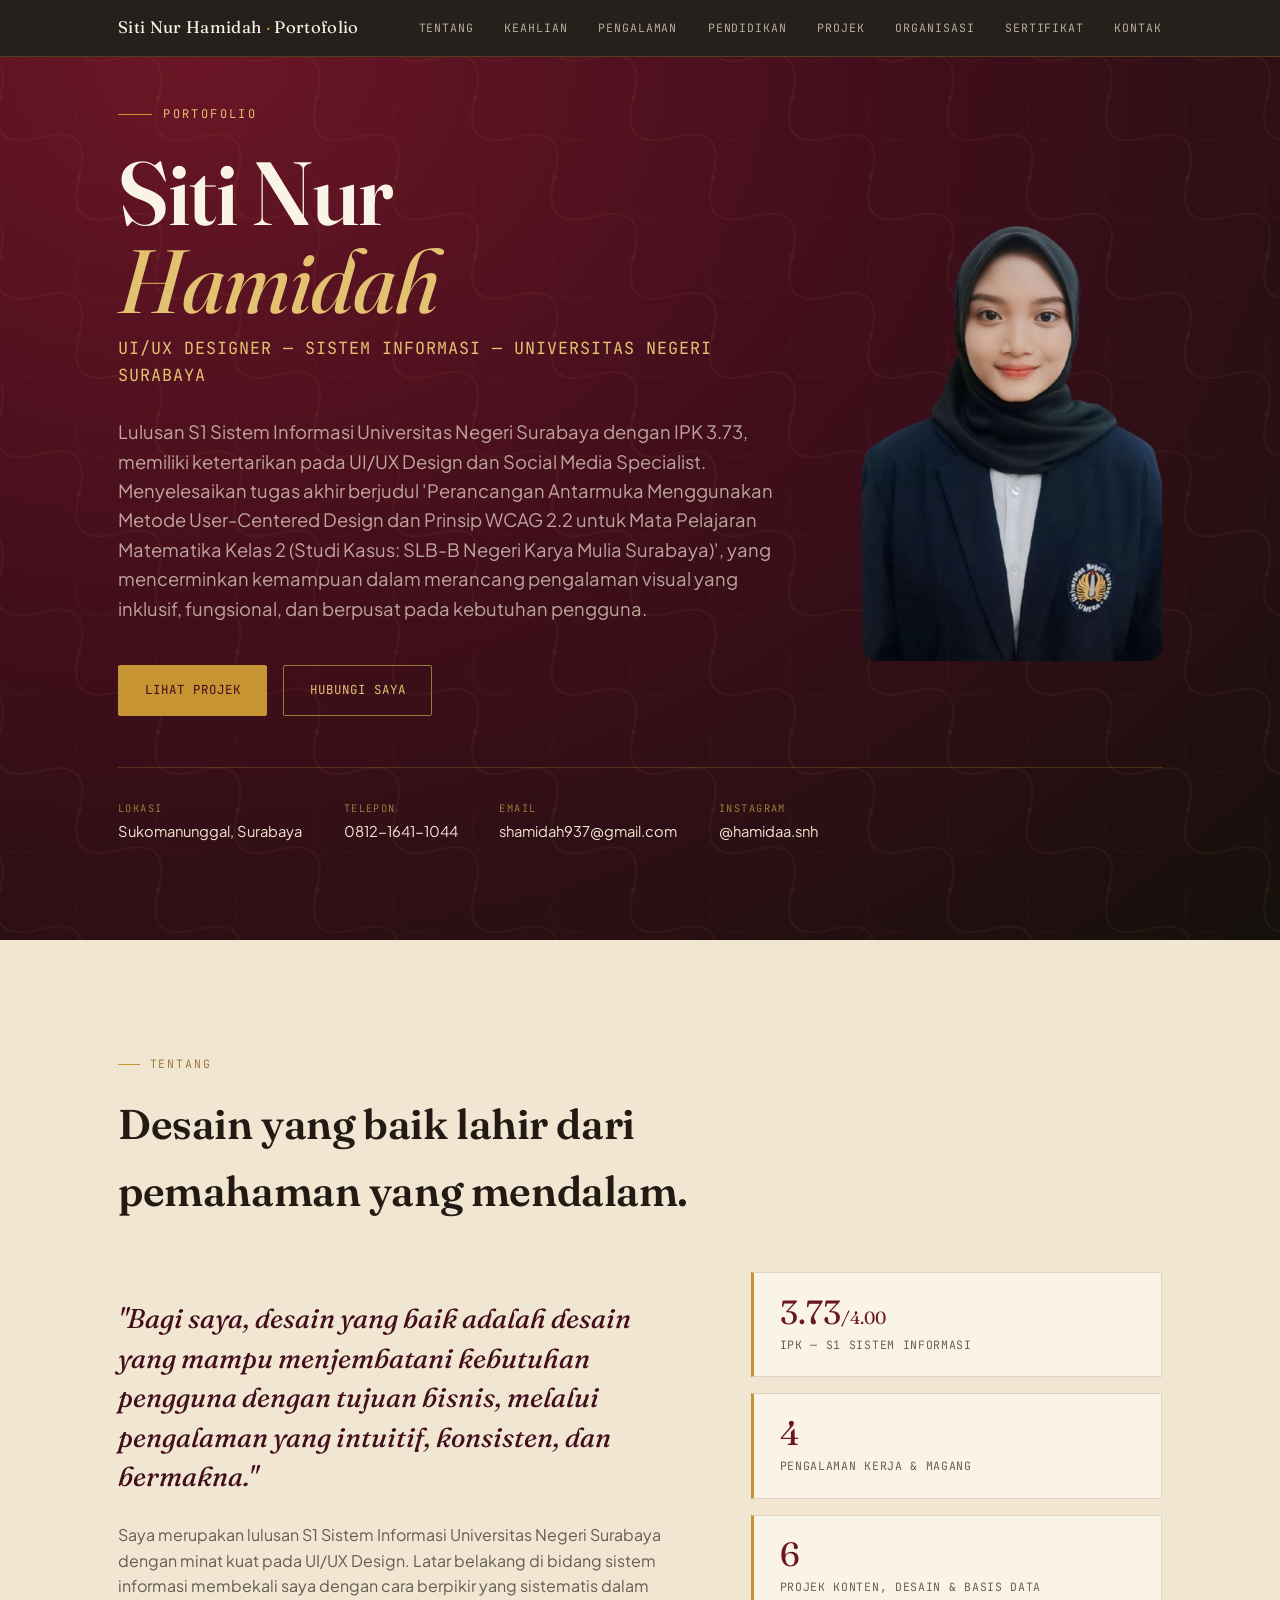
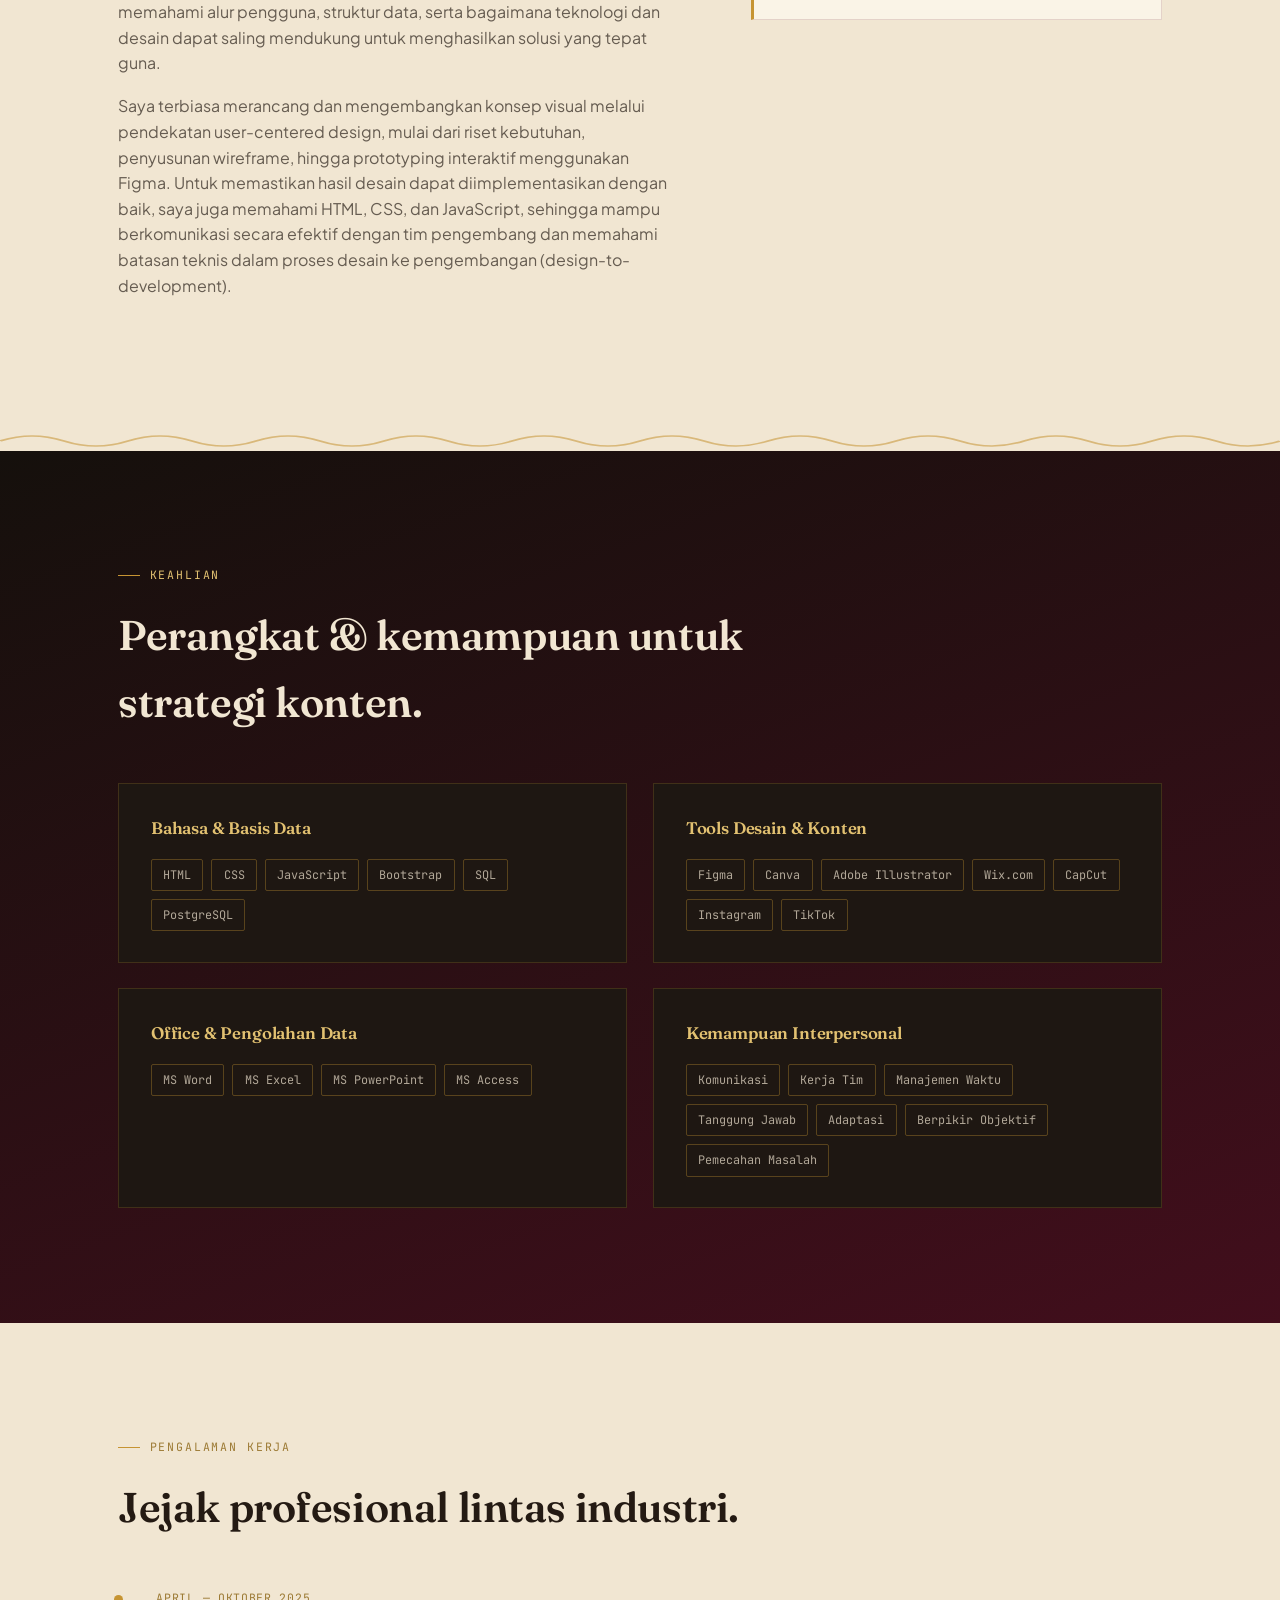
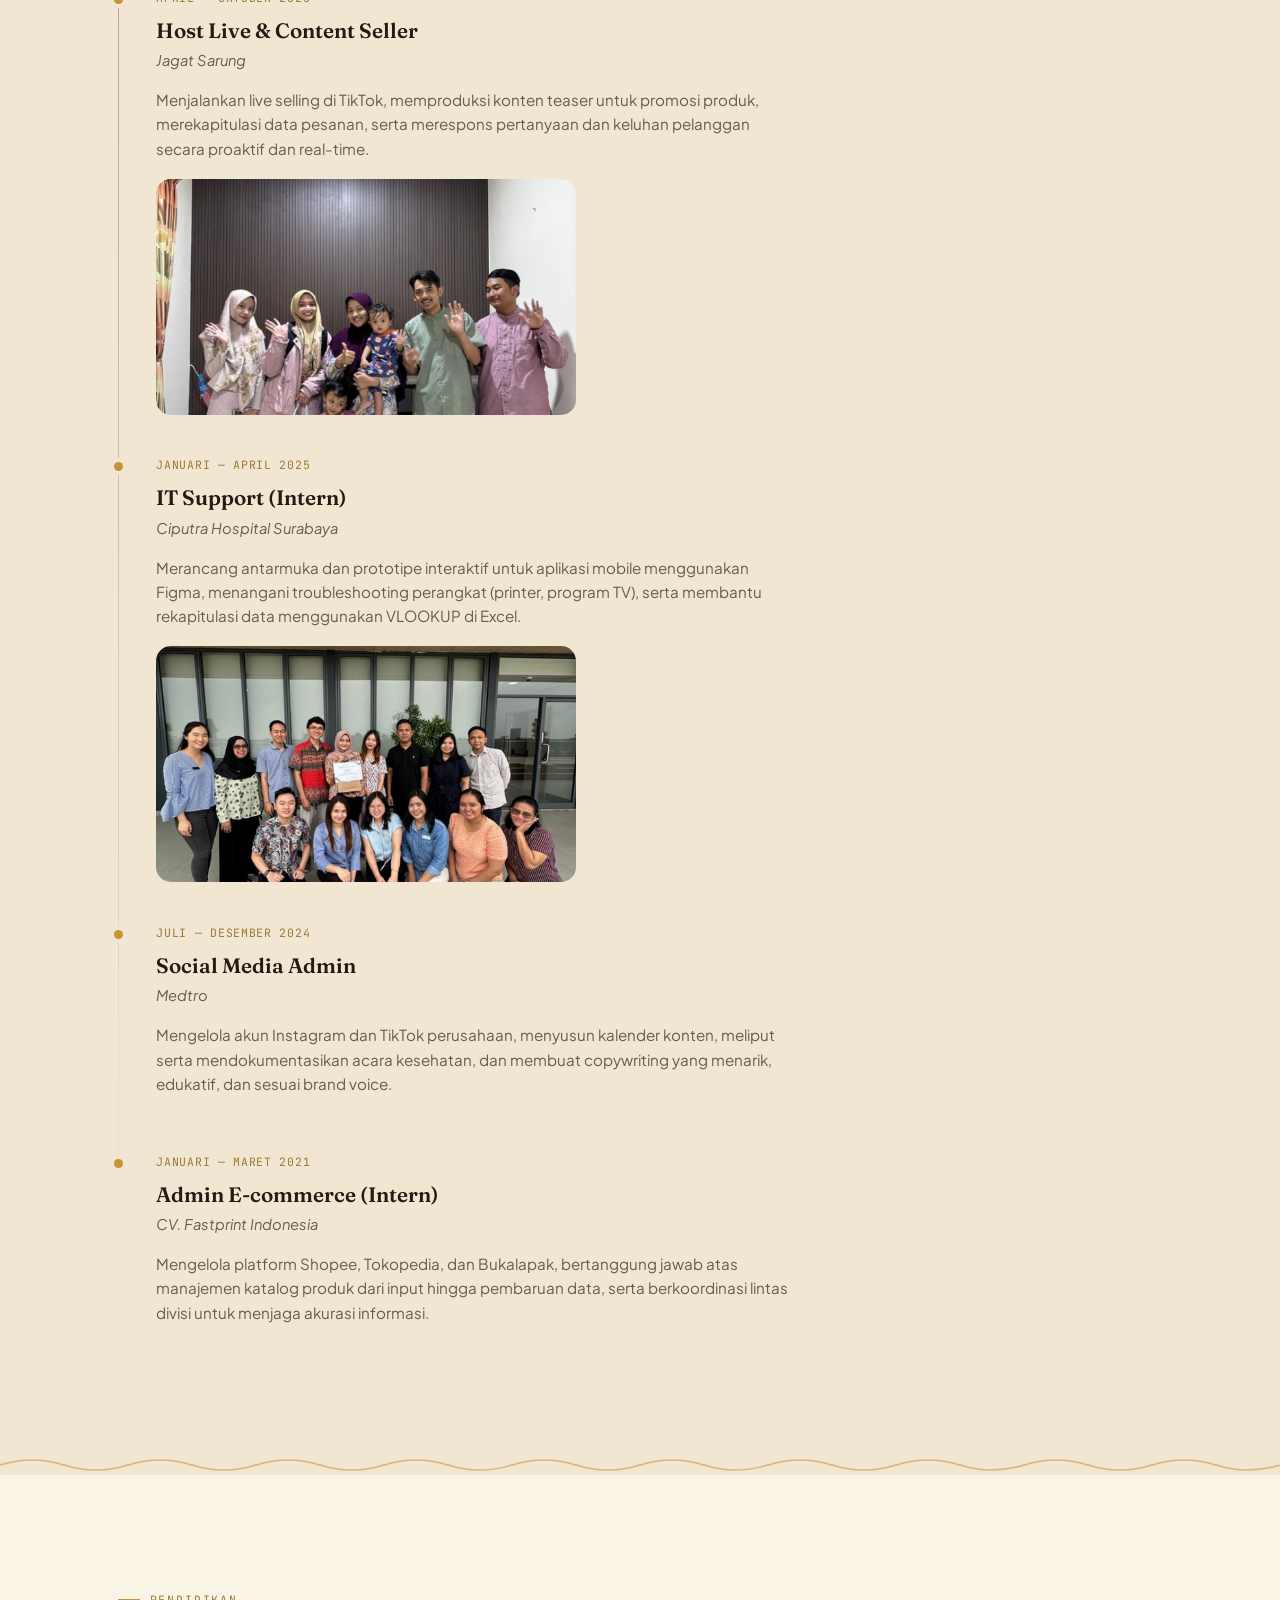
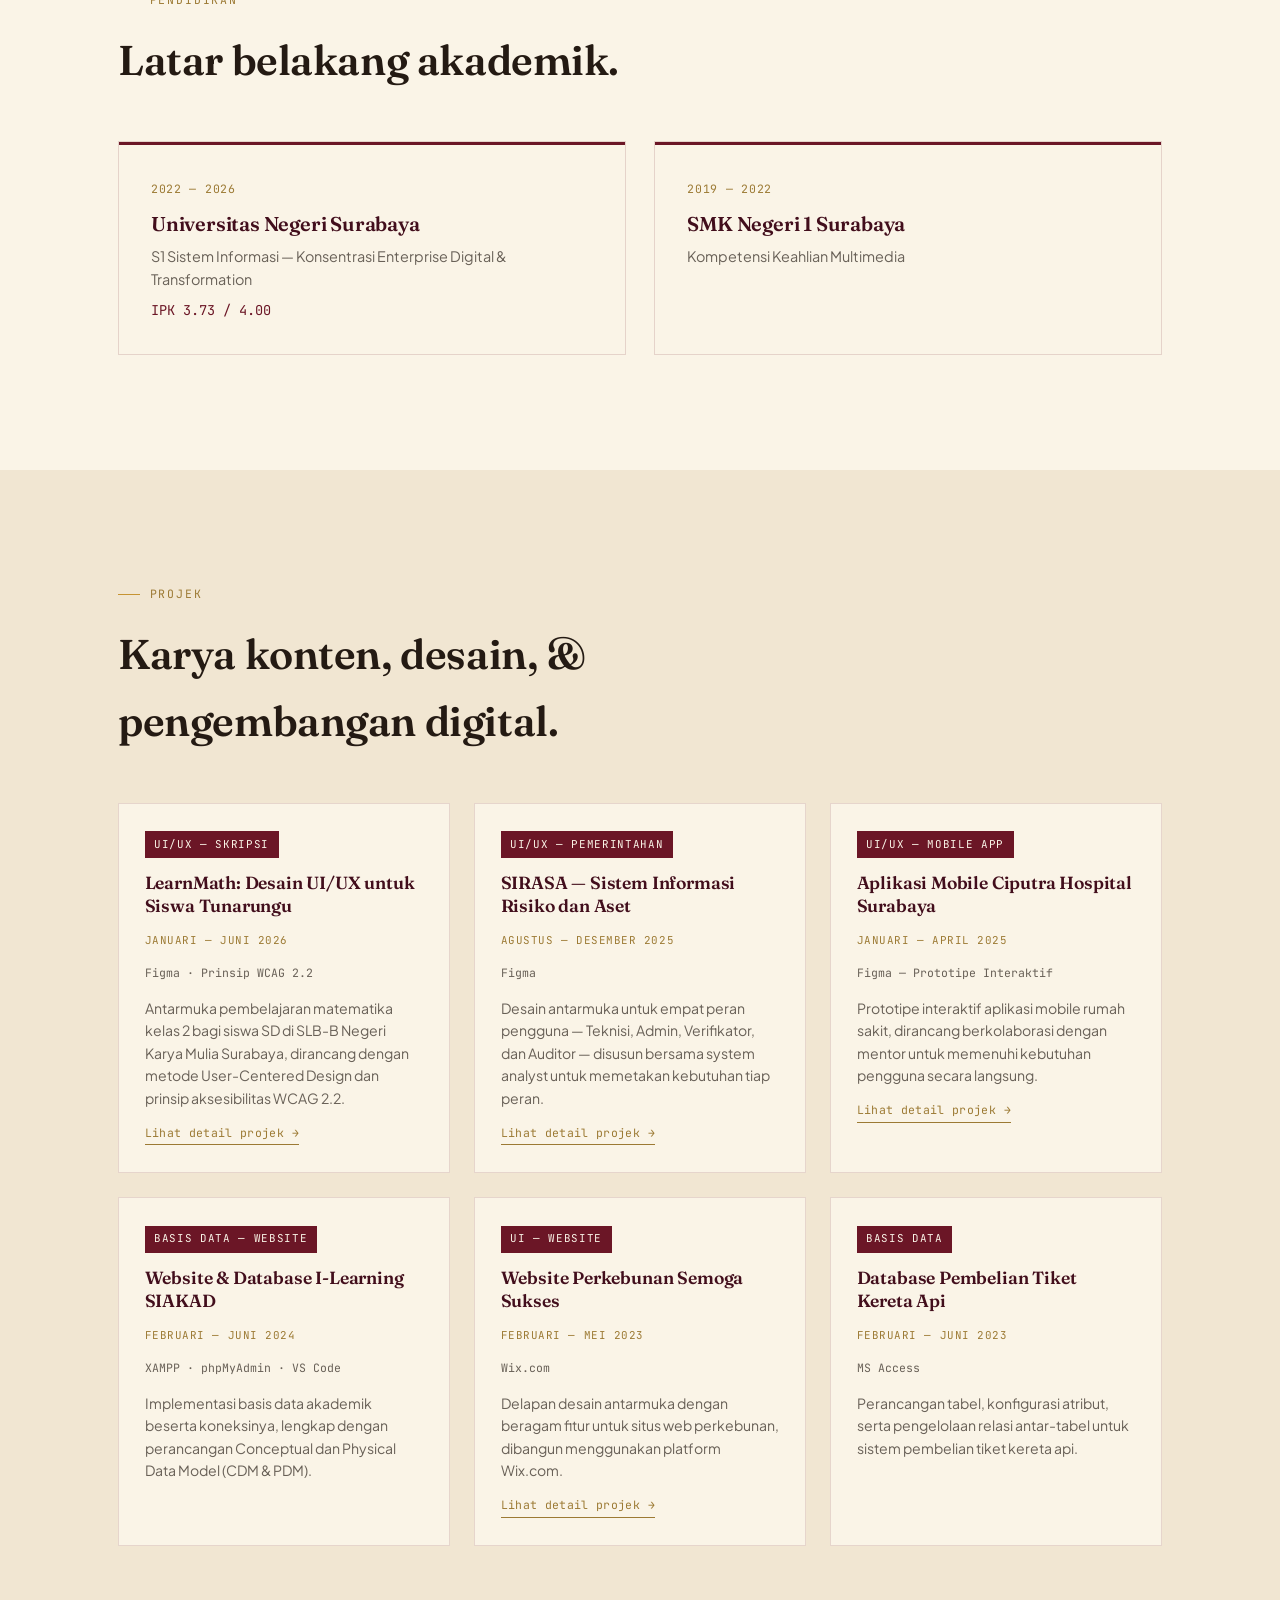
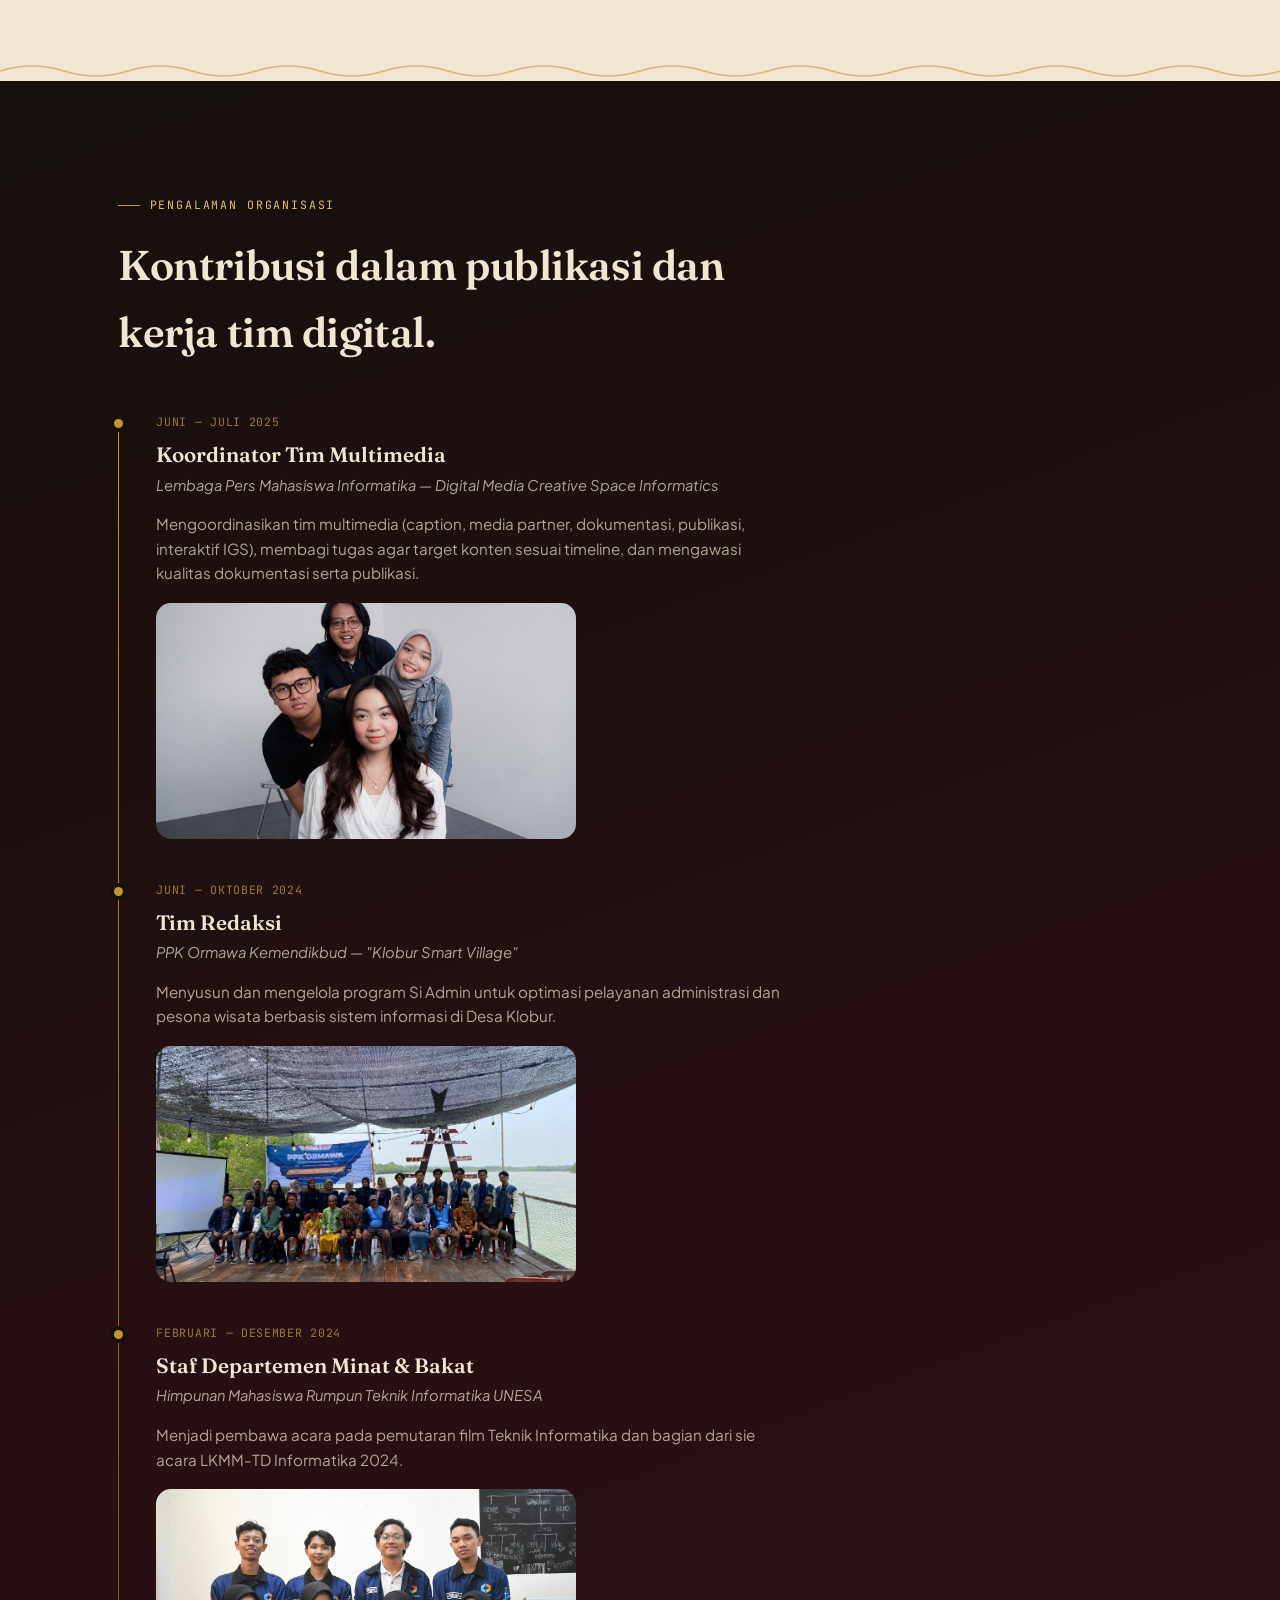
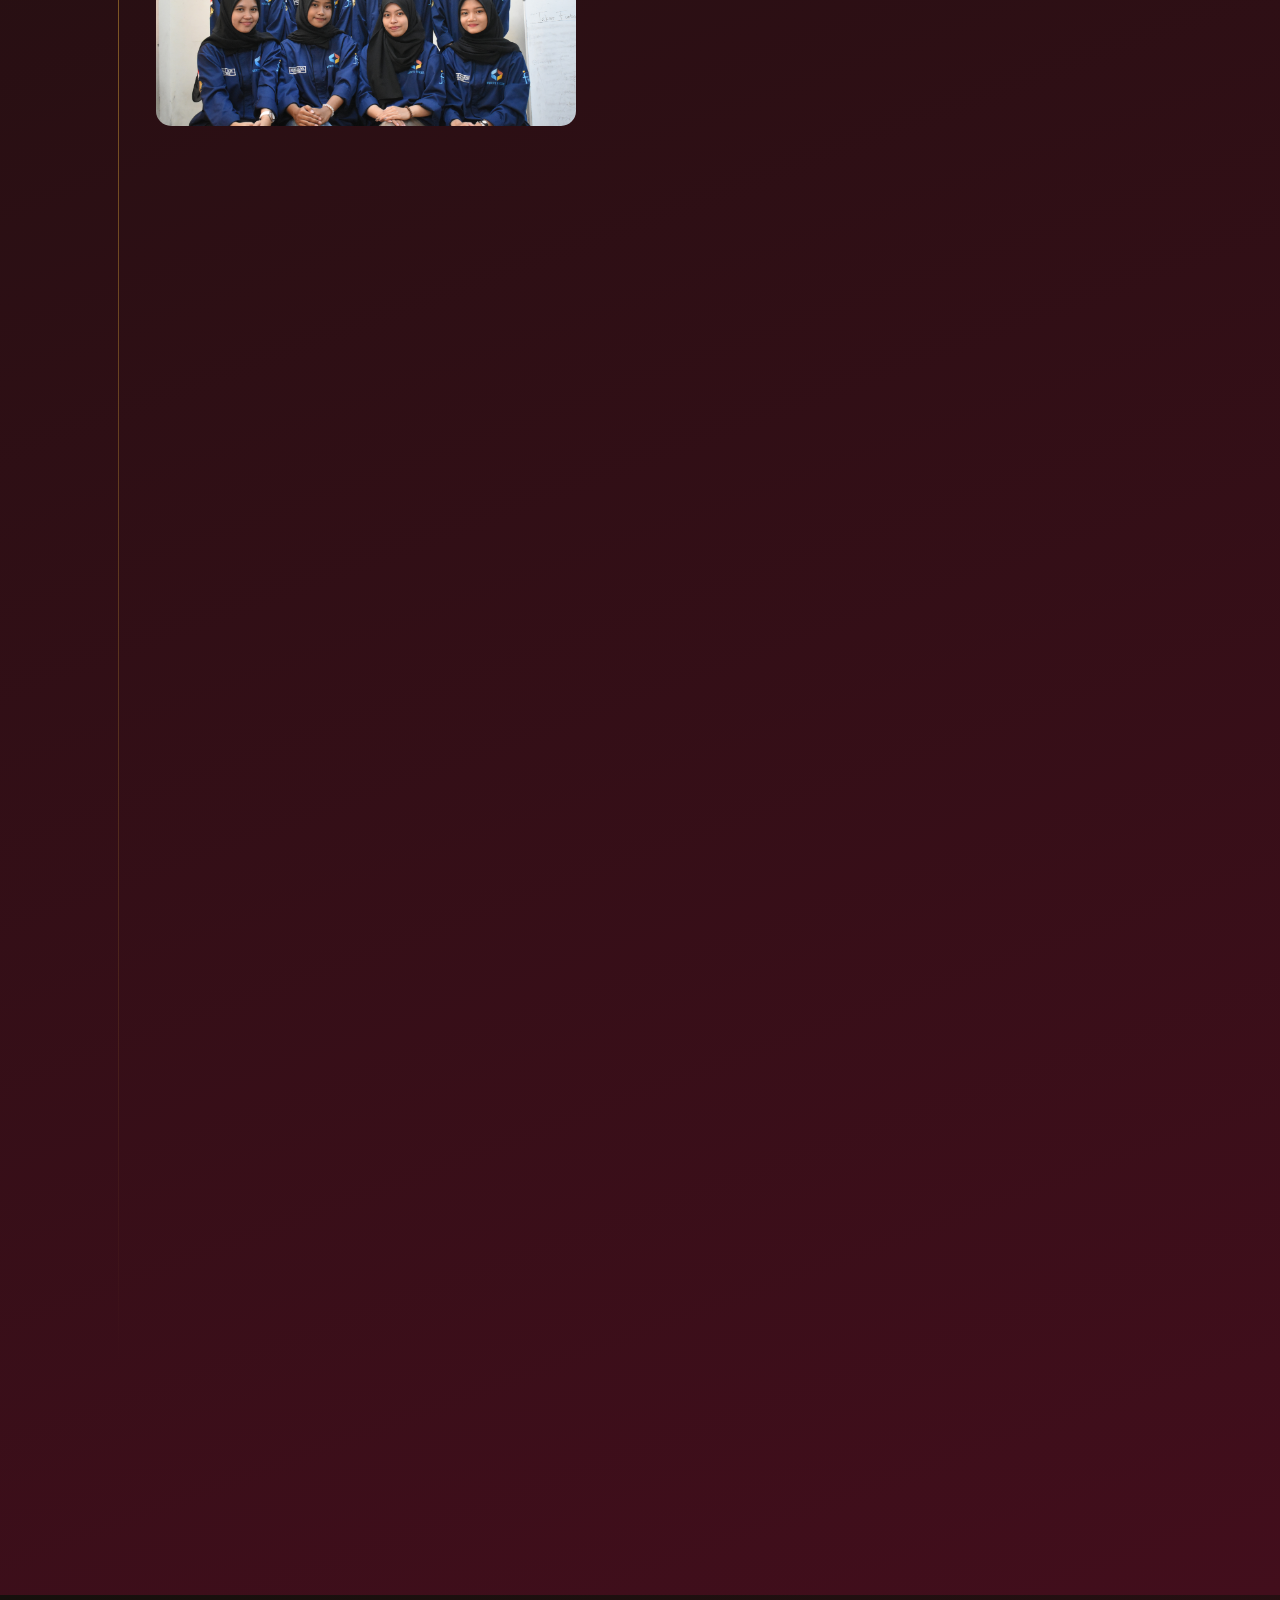
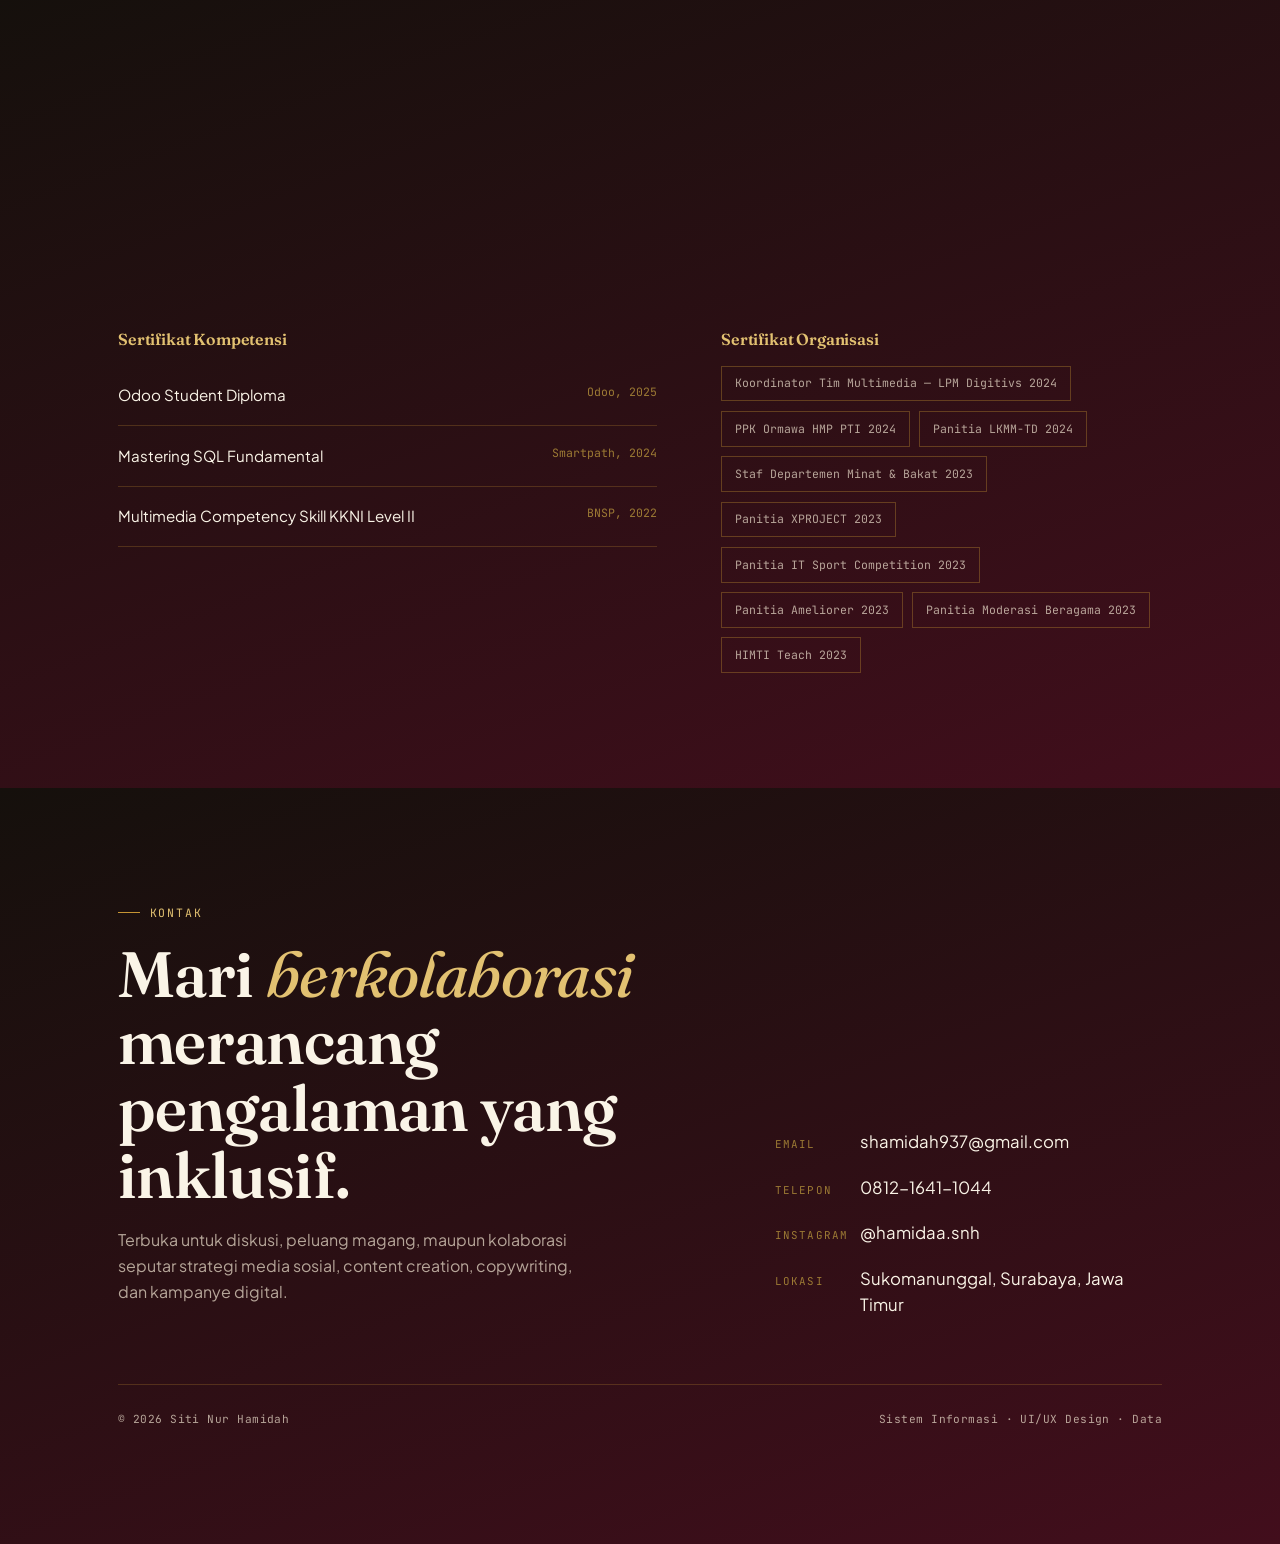
<file: index.html>
<!doctype html>
<html lang="id">
  <head>
    <meta charset="UTF-8" />
    <meta name="viewport" content="width=device-width, initial-scale=1.0" />
    <title>Siti Nur Hamidah — Portofolio UI/UX Designer</title>
    <link rel="preconnect" href="https://fonts.googleapis.com" />
    <link rel="preconnect" href="https://fonts.gstatic.com" crossorigin />
    <link
      href="https://fonts.googleapis.com/css2?family=Fraunces:ital,opsz,wght@0,9..144,300;0,9..144,450;0,9..144,600;1,9..144,450&family=Plus+Jakarta+Sans:ital,wght@0,400;0,500;0,600;0,700;1,400&family=JetBrains+Mono:wght@400;500&display=swap"
      rel="stylesheet"
    />
    <style>
      :root {
        --maroon-deep: #420e1c;
        --maroon: #6b1626;
        --maroon-light: #8e2a3e;
        --black: #15100c;
        --black-soft: #1e1712;
        --cream: #f1e6d2;
        --cream-soft: #faf4e7;
        --gold: #c69433;
        --gold-light: #e2c171;
        --gold-dim: #9c7a34;
        --ink: #241a13;
        --ink-soft: rgba(36, 26, 19, 0.68);
        --ink-on-dark: #f1e6d2;
        --ink-on-dark-soft: rgba(241, 230, 210, 0.7);

        --font-display: "Fraunces", serif;
        --font-body: "Plus Jakarta Sans", sans-serif;
        --font-mono: "JetBrains Mono", monospace;

        --container: 1140px;
        --section-pad: clamp(4rem, 9vw, 7.5rem);
      }

      * {
        box-sizing: border-box;
      }
      html {
        scroll-behavior: smooth;
      }
      body {
        margin: 0;
        background: var(--cream);
        color: var(--ink);
        font-family: var(--font-body);
        font-size: 16px;
        line-height: 1.6;
        -webkit-font-smoothing: antialiased;
      }
      img,
      svg {
        display: block;
        max-width: 100%;
      }
      a {
        color: inherit;
      }
      ::selection {
        background: var(--gold-light);
        color: var(--maroon-deep);
      }

      h1,
      h2,
      h3,
      h4 {
        font-family: var(--font-display);
        font-weight: 600;
        margin: 0;
        color: inherit;
        letter-spacing: -0.01em;
      }

      .wrap {
        max-width: var(--container);
        margin: 0 auto;
        padding: 0 clamp(1.5rem, 5vw, 3rem);
      }
      .eyebrow {
        font-family: var(--font-mono);
        font-size: 0.72rem;
        letter-spacing: 0.16em;
        text-transform: uppercase;
        display: flex;
        align-items: center;
        gap: 0.6rem;
        margin-bottom: 1.1rem;
        color: var(--gold-dim);
      }
      .eyebrow::before {
        content: "";
        width: 22px;
        height: 1px;
        background: var(--gold);
        display: inline-block;
      }
      .section--dark .eyebrow {
        color: var(--gold-light);
      }

      .section {
        padding: var(--section-pad) 0;
        position: relative;
      }
      .section--light {
        background: var(--cream);
        color: var(--ink);
      }
      .section--soft {
        background: var(--cream-soft);
        color: var(--ink);
      }
      .section--dark {
        background: linear-gradient(
          160deg,
          var(--black) 0%,
          var(--maroon-deep) 100%
        );
        color: var(--ink-on-dark);
      }

      /* ---------- nav ---------- */
      header.nav {
        position: sticky;
        top: 0;
        z-index: 50;
        background: rgba(21, 16, 12, 0.92);
        backdrop-filter: blur(6px);
        border-bottom: 1px solid rgba(198, 148, 51, 0.25);
      }
      .nav-inner {
        max-width: var(--container);
        margin: 0 auto;
        padding: 0.9rem clamp(1.5rem, 5vw, 3rem);
        display: flex;
        align-items: center;
        justify-content: space-between;
      }
      .nav-name {
        font-family: var(--font-display);
        font-size: 1.05rem;
        color: var(--cream-soft);
        letter-spacing: 0.02em;
      }
      .nav-name span {
        color: var(--gold);
      }
      .nav-links {
        display: flex;
        gap: 1.9rem;
        list-style: none;
        margin: 0;
        padding: 0;
        font-family: var(--font-mono);
        font-size: 0.72rem;
        letter-spacing: 0.08em;
        text-transform: uppercase;
      }
      .nav-links a {
        text-decoration: none;
        color: var(--ink-on-dark-soft);
        padding-bottom: 4px;
        border-bottom: 1px solid transparent;
        transition:
          color 0.25s,
          border-color 0.25s;
      }
      .nav-links a:hover {
        color: var(--gold-light);
        border-color: var(--gold);
      }
      .nav-toggle {
        display: none;
        background: none;
        border: 1px solid var(--gold-dim);
        color: var(--gold-light);
        font-family: var(--font-mono);
        font-size: 0.7rem;
        letter-spacing: 0.08em;
        padding: 0.45rem 0.7rem;
        border-radius: 2px;
        cursor: pointer;
      }

      @media (max-width: 860px) {
        .nav-links {
          position: absolute;
          top: 100%;
          left: 0;
          right: 0;
          background: var(--black-soft);
          flex-direction: column;
          gap: 0;
          max-height: 0;
          overflow: hidden;
          transition: max-height 0.35s ease;
          border-bottom: 1px solid rgba(198, 148, 51, 0.25);
        }
        .nav-links.open {
          max-height: 400px;
        }
        .nav-links li {
          border-top: 1px solid rgba(198, 148, 51, 0.12);
        }
        .nav-links a {
          display: block;
          padding: 0.85rem clamp(1.5rem, 5vw, 3rem);
          border-bottom: none;
        }
        .nav-toggle {
          display: block;
        }
      }

      /* ---------- ornament ---------- */
      .divider {
        width: 100%;
        height: 20px;
        color: var(--gold);
        opacity: 0.55;
      }
      .section--dark .divider {
        opacity: 0.4;
      }
      .divider svg {
        width: 100%;
        height: 100%;
      }

      .motif-bg {
        position: absolute;
        inset: 0;
        overflow: hidden;
        pointer-events: none;
        color: var(--gold);
      }
      .motif-bg svg {
        width: 100%;
        height: 100%;
        opacity: 0.14;
      }

      .flourish {
        width: 34px;
        height: 34px;
        color: var(--gold);
        opacity: 0.85;
        margin-bottom: 1.4rem;
      }

      /* ---------- hero ---------- */
      .hero {
        position: relative;
        background: radial-gradient(
          120% 140% at 15% 0%,
          var(--maroon) 0%,
          var(--maroon-deep) 45%,
          var(--black) 100%
        );
        color: var(--ink-on-dark);
        padding: clamp(2rem, 4vw, 3rem) 0 clamp(4rem, 8vw, 6rem);
        overflow: hidden;
      }
      .hero .wrap {
        position: relative;
        z-index: 2;
      }
      .hero-eyebrow {
        font-family: var(--font-mono);
        font-size: 0.75rem;
        letter-spacing: 0.2em;
        text-transform: uppercase;
        color: var(--gold-light);
        margin-bottom: 1.6rem;
        display: flex;
        align-items: center;
        gap: 0.7rem;
      }
      .hero-eyebrow::before {
        content: "";
        width: 34px;
        height: 1px;
        background: var(--gold);
      }
      h1.hero-name {
        font-size: clamp(3rem, 8vw, 5.6rem);
        font-weight: 600;
        line-height: 0.98;
        color: var(--cream-soft);
        margin-bottom: 0.6rem;
      }
      h1.hero-name em {
        font-style: italic;
        font-weight: 450;
        color: var(--gold-light);
      }
      .hero-role {
        font-family: var(--font-mono);
        font-size: clamp(0.85rem, 1.6vw, 1.05rem);
        letter-spacing: 0.06em;
        color: var(--gold-light);
        margin-bottom: 1.8rem;
      }
      .hero-desc {
        /* max-width: 560px; */
        font-size: clamp(1rem, 1.6vw, 1.15rem);
        color: var(--ink-on-dark-soft);
        margin-bottom: 2.6rem;
      }
      .hero-cta {
        display: flex;
        gap: 1rem;
        flex-wrap: wrap;
        margin-bottom: 3.2rem;
      }
      .btn {
        font-family: var(--font-mono);
        font-size: 0.78rem;
        letter-spacing: 0.08em;
        text-transform: uppercase;
        padding: 0.9rem 1.6rem;
        border-radius: 2px;
        text-decoration: none;
        display: inline-flex;
        align-items: center;
        gap: 0.5rem;
        transition:
          transform 0.25s ease,
          background 0.25s ease,
          color 0.25s ease,
          border-color 0.25s;
      }
      .btn-solid {
        background: var(--gold);
        color: var(--maroon-deep);
        border: 1px solid var(--gold);
      }
      .btn-solid:hover {
        background: var(--gold-light);
        transform: translateY(-2px);
      }
      .btn-outline {
        border: 1px solid var(--gold-dim);
        color: var(--gold-light);
        background: transparent;
      }
      .btn-outline:hover {
        border-color: var(--gold);
        color: var(--cream-soft);
        transform: translateY(-2px);
      }

      .hero-contacts {
        display: flex;
        flex-wrap: wrap;
        gap: 2rem 2.6rem;
        padding-top: 2rem;
        border-top: 1px solid rgba(198, 148, 51, 0.25);
      }
      .hero-contacts .item {
        display: flex;
        flex-direction: column;
        gap: 0.25rem;
      }
      .hero-contacts .label {
        font-family: var(--font-mono);
        font-size: 0.65rem;
        letter-spacing: 0.14em;
        color: var(--gold-dim);
        text-transform: uppercase;
      }
      .hero-contacts .value {
        font-size: 0.92rem;
        color: var(--ink-on-dark);
      }

      /* ---------- about ---------- */
      .about-grid {
        display: grid;
        grid-template-columns: 1.15fr 0.85fr;
        gap: clamp(2.5rem, 6vw, 5rem);
        align-items: start;
      }
      @media (max-width: 860px) {
        .about-grid {
          grid-template-columns: 1fr;
        }
      }
      .about-lead {
        font-family: var(--font-display);
        font-weight: 450;
        font-style: italic;
        font-size: clamp(1.3rem, 2.4vw, 1.7rem);
        line-height: 1.45;
        color: var(--maroon-deep);
        margin-bottom: 1.6rem;
      }
      .about-body p {
        color: var(--ink-soft);
        font-size: 1rem;
        margin: 0 0 1.1rem;
      }
      .stat-card {
        background: var(--cream-soft);
        border: 1px solid rgba(107, 22, 38, 0.15);
        border-left: 3px solid var(--gold);
        padding: 1.4rem 1.6rem;
        margin-bottom: 1rem;
      }
      .stat-card .num {
        font-family: var(--font-display);
        font-size: 2.1rem;
        color: var(--maroon);
        line-height: 1;
      }
      .stat-card .lbl {
        font-family: var(--font-mono);
        font-size: 0.72rem;
        letter-spacing: 0.06em;
        color: var(--ink-soft);
        text-transform: uppercase;
        margin-top: 0.4rem;
      }

      /* ---------- skills ---------- */
      .skills-grid {
        display: grid;
        grid-template-columns: repeat(2, 1fr);
        gap: 1.6rem;
      }
      @media (max-width: 700px) {
        .skills-grid {
          grid-template-columns: 1fr;
        }
      }
      .skill-card {
        background: var(--black-soft);
        border: 1px solid rgba(198, 148, 51, 0.2);
        padding: 1.9rem 2rem;
        position: relative;
      }
      .skill-card h3 {
        font-size: 1.05rem;
        color: var(--gold-light);
        margin-bottom: 1.1rem;
        font-weight: 600;
      }
      .tag-row {
        display: flex;
        flex-wrap: wrap;
        gap: 0.5rem;
      }
      .tag {
        font-family: var(--font-mono);
        font-size: 0.74rem;
        border: 1px solid rgba(198, 148, 51, 0.35);
        color: var(--ink-on-dark-soft);
        padding: 0.35rem 0.7rem;
        border-radius: 2px;
      }

      /* ---------- timeline (experience & org) ---------- */
      .timeline {
        position: relative;
        margin-top: 1rem;
      }
      .timeline::before {
        content: "";
        position: absolute;
        left: 0;
        top: 6px;
        bottom: 6px;
        width: 1px;
        background: linear-gradient(var(--gold), transparent 96%);
      }
      .section--light .timeline::before,
      .section--soft .timeline::before {
        background: linear-gradient(rgba(107, 22, 38, 0.35), transparent 96%);
      }
      .t-item {
        position: relative;
        padding-left: 2.4rem;
        padding-bottom: 2.6rem;
      }
      .t-item:last-child {
        padding-bottom: 0;
      }
      .t-item::before {
        content: "";
        position: absolute;
        left: -4px;
        top: 6px;
        width: 9px;
        height: 9px;
        border-radius: 50%;
        background: var(--gold);
        box-shadow: 0 0 0 4px var(--cream);
      }
      .section--dark .t-item::before {
        box-shadow: 0 0 0 4px var(--black);
      }
      .t-period {
        font-family: var(--font-mono);
        font-size: 0.72rem;
        letter-spacing: 0.06em;
        color: var(--gold-dim);
        text-transform: uppercase;
        margin-bottom: 0.4rem;
        display: block;
      }
      .t-role {
        font-family: var(--font-display);
        font-size: 1.3rem;
        font-weight: 600;
        margin-bottom: 0.15rem;
      }
      .t-org {
        font-size: 0.92rem;
        color: var(--ink-soft);
        margin-bottom: 0.7rem;
        font-style: italic;
      }
      .section--dark .t-org {
        color: var(--ink-on-dark-soft);
      }
      .t-desc {
        font-size: 0.95rem;
        max-width: 640px;
        color: var(--ink-soft);
      }
      .section--dark .t-desc {
        color: var(--ink-on-dark-soft);
      }

      /* ---------- education ---------- */
      .edu-grid {
        display: grid;
        grid-template-columns: 1fr 1fr;
        gap: 1.8rem;
      }
      @media (max-width: 700px) {
        .edu-grid {
          grid-template-columns: 1fr;
        }
      }
      .edu-card {
        background: var(--cream-soft);
        border: 1px solid rgba(107, 22, 38, 0.15);
        padding: 2rem;
        position: relative;
      }
      .edu-card::before {
        content: "";
        position: absolute;
        top: 0;
        left: 0;
        width: 100%;
        height: 3px;
        background: var(--maroon);
      }
      .edu-card .period {
        font-family: var(--font-mono);
        font-size: 0.72rem;
        color: var(--gold-dim);
        letter-spacing: 0.06em;
        text-transform: uppercase;
      }
      .edu-card h3 {
        font-size: 1.25rem;
        margin: 0.5rem 0 0.3rem;
        color: var(--maroon-deep);
      }
      .edu-card .concentration {
        font-size: 0.9rem;
        color: var(--ink-soft);
        margin-bottom: 0.6rem;
      }
      .edu-card .gpa {
        font-family: var(--font-mono);
        font-size: 0.85rem;
        color: var(--maroon);
      }

      /* ---------- projects ---------- */
      .proj-grid {
        display: grid;
        grid-template-columns: repeat(3, 1fr);
        gap: 1.5rem;
      }
      @media (max-width: 960px) {
        .proj-grid {
          grid-template-columns: repeat(2, 1fr);
        }
      }
      @media (max-width: 640px) {
        .proj-grid {
          grid-template-columns: 1fr;
        }
      }
      .proj-card {
        background: var(--cream-soft);
        border: 1px solid rgba(107, 22, 38, 0.14);
        padding: 1.7rem 1.6rem;
        display: flex;
        flex-direction: column;
        gap: 0.9rem;
        transition:
          transform 0.3s ease,
          box-shadow 0.3s ease;
      }
      .proj-card:hover {
        transform: translateY(-5px);
        box-shadow: 0 14px 30px -18px rgba(66, 14, 28, 0.45);
      }
      .proj-tag {
        align-self: flex-start;
        font-family: var(--font-mono);
        font-size: 0.68rem;
        letter-spacing: 0.06em;
        text-transform: uppercase;
        background: var(--maroon);
        color: var(--cream-soft);
        padding: 0.3rem 0.6rem;
      }
      .proj-card h3 {
        font-size: 1.1rem;
        color: var(--maroon-deep);
        line-height: 1.3;
      }

      .proj-link {
        display: inline-flex;
        align-items: center;
        gap: 0.3rem;
        align-self: flex-start;
        font-family: var(--font-mono);
        font-size: 0.72rem;
        letter-spacing: 0.03em;
        color: var(--maroon);
        text-decoration: none;
        border-bottom: 1px dashed var(--gold-dim);
        padding-bottom: 2px;
        transition:
          color 0.25s ease,
          border-color 0.25s ease;
      }
      .proj-link:hover {
        color: var(--maroon-light);
        border-color: var(--gold);
      }
      .proj-link--detail {
        color: var(--gold-dim);
        border-bottom-style: solid;
      }
      .proj-link--detail:hover {
        color: var(--maroon);
        border-color: var(--maroon);
      }
      .proj-link-row {
        display: flex;
        flex-wrap: wrap;
        gap: 0.4rem 1.1rem;
      }
      .proj-period {
        font-family: var(--font-mono);
        font-size: 0.68rem;
        color: var(--gold-dim);
        letter-spacing: 0.05em;
        text-transform: uppercase;
      }
      .proj-tools {
        font-family: var(--font-mono);
        font-size: 0.72rem;
        color: var(--ink-soft);
      }
      .proj-card p {
        font-size: 0.88rem;
        color: var(--ink-soft);
        margin: 0;
      }

      /* ---------- organisasi list ---------- */
      .org-list {
        display: flex;
        flex-direction: column;
      }

      /* ---------- certificates ---------- */
      .cert-cols {
        display: grid;
        grid-template-columns: 1.1fr 0.9fr;
        gap: clamp(2rem, 5vw, 4rem);
      }
      @media (max-width: 860px) {
        .cert-cols {
          grid-template-columns: 1fr;
        }
      }
      .cert-list {
        list-style: none;
        margin: 0;
        padding: 0;
      }
      .cert-list li {
        display: flex;
        justify-content: space-between;
        gap: 1rem;
        padding: 1.1rem 0;
        border-bottom: 1px solid rgba(198, 148, 51, 0.25);
        font-size: 0.95rem;
      }
      .cert-list li .c-name {
        color: var(--cream-soft);
      }
      .cert-list li .c-meta {
        font-family: var(--font-mono);
        font-size: 0.72rem;
        color: var(--gold-dim);
        white-space: nowrap;
      }
      .badge-cloud {
        display: flex;
        flex-wrap: wrap;
        gap: 0.6rem;
        align-content: flex-start;
      }
      .badge {
        font-family: var(--font-mono);
        font-size: 0.72rem;
        line-height: 1.4;
        border: 1px solid rgba(198, 148, 51, 0.35);
        color: var(--ink-on-dark-soft);
        padding: 0.55rem 0.8rem;
      }

      /* ---------- contact / footer ---------- */
      .contact-inner {
        display: grid;
        grid-template-columns: 1.2fr 0.8fr;
        gap: clamp(2.5rem, 6vw, 5rem);
        align-items: end;
      }
      @media (max-width: 860px) {
        .contact-inner {
          grid-template-columns: 1fr;
        }
      }
      .contact-title {
        font-size: clamp(2.4rem, 6vw, 4rem);
        color: var(--cream-soft);
        line-height: 1.05;
      }
      .contact-title em {
        font-style: italic;
        color: var(--gold-light);
        font-weight: 450;
      }
      .contact-sub {
        color: var(--ink-on-dark-soft);
        margin-top: 1.2rem;
        max-width: 460px;
      }
      .contact-list {
        margin-top: 2.2rem;
        display: flex;
        flex-direction: column;
        gap: 1.1rem;
      }
      .contact-list a {
        text-decoration: none;
        font-size: 1.05rem;
        color: var(--cream-soft);
        display: flex;
        align-items: baseline;
        gap: 0.9rem;
        border-bottom: 1px solid transparent;
        width: fit-content;
        transition:
          border-color 0.25s,
          color 0.25s;
      }
      .contact-list a:hover {
        color: var(--gold-light);
        border-color: var(--gold);
      }
      .contact-list .k {
        font-family: var(--font-mono);
        font-size: 0.68rem;
        color: var(--gold-dim);
        letter-spacing: 0.1em;
        text-transform: uppercase;
        width: 70px;
        flex-shrink: 0;
      }

      footer {
        border-top: 1px solid rgba(198, 148, 51, 0.25);
        margin-top: 4rem;
        padding-top: 1.6rem;
        display: flex;
        justify-content: space-between;
        flex-wrap: wrap;
        gap: 0.8rem;
        font-family: var(--font-mono);
        font-size: 0.7rem;
        letter-spacing: 0.04em;
        color: var(--ink-on-dark-soft);
      }

      /* reveal animation */
      .reveal {
        opacity: 0;
        transform: translateY(18px);
        transition:
          opacity 0.7s ease,
          transform 0.7s ease;
      }
      .reveal.in {
        opacity: 1;
        transform: translateY(0);
      }
      @media (prefers-reduced-motion: reduce) {
        html {
          scroll-behavior: auto;
        }
        .reveal {
          opacity: 1;
          transform: none;
          transition: none;
        }
        .proj-card:hover,
        .btn:hover {
          transform: none;
        }
      }

      .section-head {
        max-width: 640px;
        margin-bottom: 3rem;
      }
      .section-head h2 {
        font-size: clamp(1.9rem, 4vw, 2.6rem);
      }

      /* ---------- photo placeholder ---------- */
      .photo-slot {
        display: flex;
        flex-direction: column;
        align-items: center;
        justify-content: center;
        gap: 0.5rem;
        border: 2px dashed rgba(107, 22, 38, 0.35);
        background: rgba(107, 22, 38, 0.04);
        color: var(--ink-soft);
        font-family: var(--font-mono);
        font-size: 0.64rem;
        letter-spacing: 0.05em;
        text-transform: uppercase;
        text-align: center;
        padding: 1rem;
        border-radius: 2px;
      }
      .photo-slot svg {
        width: 24px;
        height: 24px;
        opacity: 0.5;
      }
      .photo-slot--on-dark {
        border-color: rgba(198, 148, 51, 0.4);
        background: rgba(198, 148, 51, 0.05);
        color: var(--ink-on-dark-soft);
      }
      .t-photo {
        display: block;
        width: 100%;
        object-fit: cover;
        border-radius: 15px;
      }
      .hero-grid {
        display: grid;
        grid-template-columns: 1fr auto;
        gap: clamp(2rem, 6vw, 4.5rem);
        align-items: center;
      }
      @media (max-width: 780px) {
        .hero-grid {
          grid-template-columns: 1fr;
        }
        .photo-slot--profile {
          order: -1;
          justify-self: start;
        }
      }
      .photo-slot--profile {
        width: 300px;
        justify-self: end;
        align-self: center;
      }
      .photo-slot--timeline {
        width: 100%;
        max-width: 420px;
        aspect-ratio: 16 / 9;
        margin-top: 1.1rem;
      }
      .photo-slot--project {
        width: 100%;
        aspect-ratio: 4 / 3;
      }
    </style>
  </head>
  <body>
    <header class="nav">
      <div class="nav-inner">
        <div class="nav-name">Siti Nur Hamidah <span>·</span> Portofolio</div>
        <button class="nav-toggle" id="navToggle" aria-expanded="false">
          MENU
        </button>
        <ul class="nav-links" id="navLinks">
          <li><a href="#tentang">Tentang</a></li>
          <li><a href="#keahlian">Keahlian</a></li>
          <li><a href="#pengalaman">Pengalaman</a></li>
          <li><a href="#pendidikan">Pendidikan</a></li>
          <li><a href="#projek">Projek</a></li>
          <li><a href="#organisasi">Organisasi</a></li>
          <li><a href="#sertifikat">Sertifikat</a></li>
          <li><a href="#kontak">Kontak</a></li>
        </ul>
      </div>
    </header>

    <!-- ================= HERO ================= -->
    <section class="hero" id="beranda">
      <div class="motif-bg" aria-hidden="true">
        <svg viewBox="0 0 800 600" preserveAspectRatio="xMidYMid slice">
          <defs>
            <pattern
              id="batikMotif"
              width="70"
              height="70"
              patternUnits="userSpaceOnUse"
              patternTransform="rotate(45)"
            >
              <path
                d="M0 35 Q17.5 5 35 35 T70 35"
                stroke="currentColor"
                stroke-width="1.3"
                fill="none"
                opacity=".55"
              />
              <path
                d="M0 0 Q17.5 30 35 0"
                stroke="currentColor"
                stroke-width="1"
                fill="none"
                opacity=".3"
              />
              <circle
                cx="35"
                cy="35"
                r="1.6"
                fill="currentColor"
                opacity=".5"
              />
            </pattern>
          </defs>
          <rect width="800" height="600" fill="url(#batikMotif)" />
        </svg>
      </div>
      <div class="wrap">
        <div class="hero-grid">
          <div class="hero-content">
            <div class="hero-eyebrow">Portofolio</div>
            <h1 class="hero-name">Siti Nur<br /><em>Hamidah</em></h1>
            <div class="hero-role">
              UI/UX DESIGNER — SISTEM INFORMASI — UNIVERSITAS NEGERI SURABAYA
            </div>
            <p class="hero-desc">
              Lulusan S1 Sistem Informasi Universitas Negeri Surabaya dengan IPK
              3.73, memiliki ketertarikan pada UI/UX Design dan Social Media
              Specialist. Menyelesaikan tugas akhir berjudul 'Perancangan
              Antarmuka Menggunakan Metode User-Centered Design dan Prinsip WCAG
              2.2 untuk Mata Pelajaran Matematika Kelas 2 (Studi Kasus: SLB-B
              Negeri Karya Mulia Surabaya)', yang mencerminkan kemampuan dalam
              merancang pengalaman visual yang inklusif, fungsional, dan
              berpusat pada kebutuhan pengguna.
            </p>
            <div class="hero-cta">
              <a href="#projek" class="btn btn-solid">Lihat Projek</a>
              <a href="#kontak" class="btn btn-outline">Hubungi Saya</a>
            </div>
          </div>
          <img
            src="SitiNurHamidah.png"
            alt="Foto profil Siti Nur Hamidah"
            class="t-photo photo-slot--profile"
          />
        </div>
        <div class="hero-contacts">
          <div class="item">
            <span class="label">Lokasi</span
            ><span class="value">Sukomanunggal, Surabaya</span>
          </div>
          <div class="item">
            <span class="label">Telepon</span
            ><span class="value">0812-1641-1044</span>
          </div>
          <div class="item">
            <span class="label">Email</span
            ><span class="value">shamidah937@gmail.com</span>
          </div>
          <div class="item">
            <span class="label">Instagram</span
            ><span class="value">@hamidaa.snh</span>
          </div>
        </div>
      </div>
    </section>

    <!-- ================= TENTANG ================= -->
    <section class="section section--light" id="tentang">
      <div class="wrap">
        <div class="section-head reveal">
          <div class="eyebrow">Tentang</div>
          <h2>Desain yang baik lahir dari pemahaman yang mendalam.</h2>
        </div>
        <div class="about-grid">
          <div class="reveal">
            <p class="about-lead">
              "Bagi saya, desain yang baik adalah desain yang mampu menjembatani
              kebutuhan pengguna dengan tujuan bisnis, melalui pengalaman yang
              intuitif, konsisten, dan bermakna."
            </p>
            <div class="about-body">
              <p>
                Saya merupakan lulusan S1 Sistem Informasi Universitas Negeri
                Surabaya dengan minat kuat pada UI/UX Design. Latar belakang di
                bidang sistem informasi membekali saya dengan cara berpikir yang
                sistematis dalam memahami alur pengguna, struktur data, serta
                bagaimana teknologi dan desain dapat saling mendukung untuk
                menghasilkan solusi yang tepat guna.
              </p>
              <p>
                Saya terbiasa merancang dan mengembangkan konsep visual melalui
                pendekatan user-centered design, mulai dari riset kebutuhan,
                penyusunan wireframe, hingga prototyping interaktif menggunakan
                Figma. Untuk memastikan hasil desain dapat diimplementasikan
                dengan baik, saya juga memahami HTML, CSS, dan JavaScript,
                sehingga mampu berkomunikasi secara efektif dengan tim
                pengembang dan memahami batasan teknis dalam proses desain ke
                pengembangan (design-to-development).
              </p>
            </div>
          </div>
          <div class="reveal">
            <div class="stat-card">
              <div class="num">
                3.73<span style="font-size: 1.1rem">/4.00</span>
              </div>
              <div class="lbl">IPK — S1 Sistem Informasi</div>
            </div>
            <div class="stat-card">
              <div class="num">4</div>
              <div class="lbl">Pengalaman Kerja &amp; Magang</div>
            </div>
            <div class="stat-card">
              <div class="num">6</div>
              <div class="lbl">Projek Konten, Desain &amp; Basis Data</div>
            </div>
          </div>
        </div>
      </div>
    </section>

    <div class="divider" aria-hidden="true">
      <svg viewBox="0 0 400 20" preserveAspectRatio="none">
        <path
          d="M0 10 Q10 0 20 10 T40 10 T60 10 T80 10 T100 10 T120 10 T140 10 T160 10 T180 10 T200 10 T220 10 T240 10 T260 10 T280 10 T300 10 T320 10 T340 10 T360 10 T380 10 T400 10"
          fill="none"
          stroke="currentColor"
          stroke-width="1.4"
        />
      </svg>
    </div>

    <!-- ================= KEAHLIAN ================= -->
    <section class="section section--dark" id="keahlian">
      <div class="wrap">
        <div class="section-head reveal">
          <div class="eyebrow">Keahlian</div>
          <h2>Perangkat &amp; kemampuan untuk strategi konten.</h2>
        </div>
        <div class="skills-grid">
          <div class="skill-card reveal">
            <h3>Bahasa &amp; Basis Data</h3>
            <div class="tag-row">
              <span class="tag">HTML</span><span class="tag">CSS</span
              ><span class="tag">JavaScript</span>
              <span class="tag">Bootstrap</span><span class="tag">SQL</span
              ><span class="tag">PostgreSQL</span>
            </div>
          </div>
          <div class="skill-card reveal">
            <h3>Tools Desain &amp; Konten</h3>
            <div class="tag-row">
              <span class="tag">Figma</span><span class="tag">Canva</span
              ><span class="tag">Adobe Illustrator</span>
              <span class="tag">Wix.com</span><span class="tag">CapCut</span
              ><span class="tag">Instagram</span><span class="tag">TikTok</span>
            </div>
          </div>
          <div class="skill-card reveal">
            <h3>Office &amp; Pengolahan Data</h3>
            <div class="tag-row">
              <span class="tag">MS Word</span><span class="tag">MS Excel</span
              ><span class="tag">MS PowerPoint</span
              ><span class="tag">MS Access</span>
            </div>
          </div>
          <div class="skill-card reveal">
            <h3>Kemampuan Interpersonal</h3>
            <div class="tag-row">
              <span class="tag">Komunikasi</span
              ><span class="tag">Kerja Tim</span
              ><span class="tag">Manajemen Waktu</span>
              <span class="tag">Tanggung Jawab</span
              ><span class="tag">Adaptasi</span
              ><span class="tag">Berpikir Objektif</span
              ><span class="tag">Pemecahan Masalah</span>
            </div>
          </div>
        </div>
      </div>
    </section>

    <!-- ================= PENGALAMAN KERJA ================= -->
    <section class="section section--light" id="pengalaman">
      <div class="wrap">
        <div class="section-head reveal">
          <div class="eyebrow">Pengalaman Kerja</div>
          <h2>Jejak profesional lintas industri.</h2>
        </div>
        <div class="timeline">
          <div class="t-item reveal">
            <span class="t-period">April — Oktober 2025</span>
            <div class="t-role">Host Live &amp; Content Seller</div>
            <div class="t-org">Jagat Sarung</div>
            <p class="t-desc">
              Menjalankan live selling di TikTok, memproduksi konten teaser
              untuk promosi produk, merekapitulasi data pesanan, serta merespons
              pertanyaan dan keluhan pelanggan secara proaktif dan real-time.
            </p>
            <img
              src="jagat sarung.png"
              alt="Foto pengalaman Host Live &amp; Content Seller di Jagat Sarung"
              class="t-photo photo-slot--timeline"
            />
          </div>
          <div class="t-item reveal">
            <span class="t-period">Januari — April 2025</span>
            <div class="t-role">IT Support (Intern)</div>
            <div class="t-org">Ciputra Hospital Surabaya</div>
            <p class="t-desc">
              Merancang antarmuka dan prototipe interaktif untuk aplikasi mobile
              menggunakan Figma, menangani troubleshooting perangkat (printer,
              program TV), serta membantu rekapitulasi data menggunakan VLOOKUP
              di Excel.
            </p>
            <img
              src="images/cihos/cihos.png"
              alt="Foto magang IT Support di Ciputra Hospital Surabaya"
              class="t-photo photo-slot--timeline"
            />
          </div>
          <div class="t-item reveal">
            <span class="t-period">Juli — Desember 2024</span>
            <div class="t-role">Social Media Admin</div>
            <div class="t-org">Medtro</div>
            <p class="t-desc">
              Mengelola akun Instagram dan TikTok perusahaan, menyusun kalender
              konten, meliput serta mendokumentasikan acara kesehatan, dan
              membuat copywriting yang menarik, edukatif, dan sesuai brand
              voice.
            </p>
          </div>
          <div class="t-item reveal">
            <span class="t-period">Januari — Maret 2021</span>
            <div class="t-role">Admin E-commerce (Intern)</div>
            <div class="t-org">CV. Fastprint Indonesia</div>
            <p class="t-desc">
              Mengelola platform Shopee, Tokopedia, dan Bukalapak, bertanggung
              jawab atas manajemen katalog produk dari input hingga pembaruan
              data, serta berkoordinasi lintas divisi untuk menjaga akurasi
              informasi.
            </p>
          </div>
        </div>
      </div>
    </section>

    <div class="divider" aria-hidden="true">
      <svg viewBox="0 0 400 20" preserveAspectRatio="none">
        <path
          d="M0 10 Q10 0 20 10 T40 10 T60 10 T80 10 T100 10 T120 10 T140 10 T160 10 T180 10 T200 10 T220 10 T240 10 T260 10 T280 10 T300 10 T320 10 T340 10 T360 10 T380 10 T400 10"
          fill="none"
          stroke="currentColor"
          stroke-width="1.4"
        />
      </svg>
    </div>

    <!-- ================= PENDIDIKAN ================= -->
    <section class="section section--soft" id="pendidikan">
      <div class="wrap">
        <div class="section-head reveal">
          <div class="eyebrow">Pendidikan</div>
          <h2>Latar belakang akademik.</h2>
        </div>
        <div class="edu-grid">
          <div class="edu-card reveal">
            <span class="period">2022 — 2026</span>
            <h3>Universitas Negeri Surabaya</h3>
            <div class="concentration">
              S1 Sistem Informasi — Konsentrasi Enterprise Digital &amp;
              Transformation
            </div>
            <div class="gpa">IPK 3.73 / 4.00</div>
          </div>
          <div class="edu-card reveal">
            <span class="period">2019 — 2022</span>
            <h3>SMK Negeri 1 Surabaya</h3>
            <div class="concentration">Kompetensi Keahlian Multimedia</div>
          </div>
        </div>
      </div>
    </section>

    <!-- ================= PROJEK ================= -->
    <section class="section section--light" id="projek">
      <div class="wrap">
        <div class="section-head reveal">
          <div class="eyebrow">Projek</div>
          <h2>Karya konten, desain, &amp; pengembangan digital.</h2>
        </div>
        <div class="proj-grid">
          <div class="proj-card reveal">
            <span class="proj-tag">UI/UX — Skripsi</span>
            <h3>LearnMath: Desain UI/UX untuk Siswa Tunarungu</h3>

            <span class="proj-period">Januari — Juni 2026</span>
            <span class="proj-tools">Figma · Prinsip WCAG 2.2</span>
            <p>
              Antarmuka pembelajaran matematika kelas 2 bagi siswa SD di SLB-B
              Negeri Karya Mulia Surabaya, dirancang dengan metode User-Centered
              Design dan prinsip aksesibilitas WCAG 2.2.
            </p>
            <div class="proj-link-row">
              <a
                href="projek-learnmath.html"
                class="proj-link proj-link--detail"
                >Lihat detail projek →</a
              >
            </div>
          </div>
          <div class="proj-card reveal">
            <span class="proj-tag">UI/UX — Pemerintahan</span>
            <h3>SIRASA — Sistem Informasi Risiko dan Aset</h3>
            <span class="proj-period">Agustus — Desember 2025</span>
            <span class="proj-tools">Figma</span>
            <p>
              Desain antarmuka untuk empat peran pengguna — Teknisi, Admin,
              Verifikator, dan Auditor — disusun bersama system analyst untuk
              memetakan kebutuhan tiap peran.
            </p>
            <div class="proj-link-row">
              <a href="projek-sirasa.html" class="proj-link proj-link--detail"
                >Lihat detail projek →</a
              >
            </div>
          </div>
          <div class="proj-card reveal">
            <span class="proj-tag">UI/UX — Mobile App</span>
            <h3>Aplikasi Mobile Ciputra Hospital Surabaya</h3>
            <span class="proj-period">Januari — April 2025</span>
            <span class="proj-tools">Figma — Prototipe Interaktif</span>
            <p>
              Prototipe interaktif aplikasi mobile rumah sakit, dirancang
              berkolaborasi dengan mentor untuk memenuhi kebutuhan pengguna
              secara langsung.
            </p>
            <div class="proj-link-row">
              <a
                href="projek-cihos-mobile.html"
                class="proj-link proj-link--detail"
                >Lihat detail projek →</a
              >
            </div>
          </div>
          <div class="proj-card reveal">
            <span class="proj-tag">Basis Data — Website</span>
            <h3>Website &amp; Database I-Learning SIAKAD</h3>
            <span class="proj-period">Februari — Juni 2024</span>
            <span class="proj-tools">XAMPP · phpMyAdmin · VS Code</span>
            <p>
              Implementasi basis data akademik beserta koneksinya, lengkap
              dengan perancangan Conceptual dan Physical Data Model (CDM &amp;
              PDM).
            </p>
          </div>
          <div class="proj-card reveal">
            <span class="proj-tag">UI — Website</span>
            <h3>Website Perkebunan Semoga Sukses</h3>
            <span class="proj-period">Februari — Mei 2023</span>
            <span class="proj-tools">Wix.com</span>
            <p>
              Delapan desain antarmuka dengan beragam fitur untuk situs web
              perkebunan, dibangun menggunakan platform Wix.com.
            </p>
            <div class="proj-link-row">
              <a
                href="projek-perkebunan.html"
                class="proj-link proj-link--detail"
                >Lihat detail projek →</a
              >
            </div>
          </div>
          <div class="proj-card reveal">
            <span class="proj-tag">Basis Data</span>
            <h3>Database Pembelian Tiket Kereta Api</h3>
            <span class="proj-period">Februari — Juni 2023</span>
            <span class="proj-tools">MS Access</span>
            <p>
              Perancangan tabel, konfigurasi atribut, serta pengelolaan relasi
              antar-tabel untuk sistem pembelian tiket kereta api.
            </p>
          </div>
        </div>
      </div>
    </section>

    <div class="divider" aria-hidden="true">
      <svg viewBox="0 0 400 20" preserveAspectRatio="none">
        <path
          d="M0 10 Q10 0 20 10 T40 10 T60 10 T80 10 T100 10 T120 10 T140 10 T160 10 T180 10 T200 10 T220 10 T240 10 T260 10 T280 10 T300 10 T320 10 T340 10 T360 10 T380 10 T400 10"
          fill="none"
          stroke="currentColor"
          stroke-width="1.4"
        />
      </svg>
    </div>

    <!-- ================= ORGANISASI ================= -->
    <section class="section section--dark" id="organisasi">
      <div class="wrap">
        <div class="section-head reveal">
          <div class="eyebrow">Pengalaman Organisasi</div>
          <h2>Kontribusi dalam publikasi dan kerja tim digital.</h2>
        </div>
        <div class="timeline org-list">
          <div class="t-item reveal">
            <span class="t-period">Juni — Juli 2025</span>
            <div class="t-role">Koordinator Tim Multimedia</div>
            <div class="t-org">
              Lembaga Pers Mahasiswa Informatika — Digital Media Creative Space
              Informatics
            </div>
            <p class="t-desc">
              Mengoordinasikan tim multimedia (caption, media partner,
              dokumentasi, publikasi, interaktif IGS), membagi tugas agar target
              konten sesuai timeline, dan mengawasi kualitas dokumentasi serta
              publikasi.
            </p>
            <img
              src="mulmed.png"
              alt="Foto Koordinator Tim Multimedia di LPM Digitivs"
              class="t-photo photo-slot--timeline"
            />
          </div>
          <div class="t-item reveal">
            <span class="t-period">Juni — Oktober 2024</span>
            <div class="t-role">Tim Redaksi</div>
            <div class="t-org">
              PPK Ormawa Kemendikbud — "Klobur Smart Village"
            </div>
            <p class="t-desc">
              Menyusun dan mengelola program Si Admin untuk optimasi pelayanan
              administrasi dan pesona wisata berbasis sistem informasi di Desa
              Klobur.
            </p>
            <img
              src="images/pengalaman-organisasi/ppk.jpeg"
              alt="Foto Tim Redaksi PPK Ormawa Kemendikbud Klobur Smart Village"
              class="t-photo photo-slot--timeline"
            />
          </div>
          <div class="t-item reveal">
            <span class="t-period">Februari — Desember 2024</span>
            <div class="t-role">Staf Departemen Minat &amp; Bakat</div>
            <div class="t-org">
              Himpunan Mahasiswa Rumpun Teknik Informatika UNESA
            </div>
            <p class="t-desc">
              Menjadi pembawa acara pada pemutaran film Teknik Informatika dan
              bagian dari sie acara LKMM-TD Informatika 2024.
            </p>
            <img
              src="mnb.png"
              alt="Foto Staf Departemen Minat &amp; Bakat HMTI UNESA"
              class="t-photo photo-slot--timeline"
            />
          </div>
          <div class="t-item reveal">
            <span class="t-period">Maret 2024</span>
            <div class="t-role">Sekretaris</div>
            <div class="t-org">
              PIONIR — Pekan Inovasi dan Kewirausahaan Sistem Informasi
            </div>
            <p class="t-desc">
              Menyusun LPJ dan proposal acara PIONIR, serta menyiapkan surat
              permohonan pinjaman.
            </p>
            <div
              class="photo-slot photo-slot--on-dark photo-slot--timeline"
              aria-label="Slot foto organisasi"
            >
              <svg
                viewBox="0 0 24 24"
                fill="none"
                stroke="currentColor"
                stroke-width="1.4"
              >
                <rect x="3" y="3" width="18" height="18" rx="2"></rect>
                <circle cx="8.5" cy="8.5" r="1.5"></circle>
                <path d="M21 15l-5-5L5 21"></path>
              </svg>
              <span>Foto</span>
            </div>
          </div>
          <div class="t-item reveal">
            <span class="t-period">Maret — Desember 2023</span>
            <div class="t-role">Staf Departemen Minat &amp; Bakat</div>
            <div class="t-org">
              Himpunan Mahasiswa Rumpun Teknik Informatika UNESA
            </div>
            <p class="t-desc">
              Merancang dan mengelola acara sebagai humas, publikasi, dan
              logistik; koordinator lapangan AMELIORER 2023; menyusun regulasi
              cabang Badminton IT Sport Competition 2023; serta bertugas di
              divisi dokumentasi dan desain poster.
            </p>
            <img
              src="mnb.png"
              alt="Foto Staf Departemen Minat &amp; Bakat HMTI UNESA"
              class="t-photo photo-slot--timeline"
            />
          </div>
          <div class="t-item reveal">
            <span class="t-period">2020 — 2021</span>
            <div class="t-role">
              Seksi Bidang Persepsi, Apresiasi, dan Kreasi Seni
            </div>
            <div class="t-org">OSIS SMK Negeri 1 Surabaya</div>
            <p class="t-desc">
              Memantau kegiatan ekstrakurikuler seni, mendata LPJ, dan menjadi
              penghubung antara ekstrakurikuler, guru, dan kepala sekolah.
            </p>
            <div
              class="photo-slot photo-slot--on-dark photo-slot--timeline"
              aria-label="Slot foto organisasi"
            >
              <svg
                viewBox="0 0 24 24"
                fill="none"
                stroke="currentColor"
                stroke-width="1.4"
              >
                <rect x="3" y="3" width="18" height="18" rx="2"></rect>
                <circle cx="8.5" cy="8.5" r="1.5"></circle>
                <path d="M21 15l-5-5L5 21"></path>
              </svg>
              <span>Foto</span>
            </div>
          </div>
        </div>
      </div>
    </section>

    <!-- ================= SERTIFIKAT ================= -->
    <section
      class="section section--dark"
      id="sertifikat"
      style="padding-top: 8"
    >
      <div class="wrap">
        <div class="section-head reveal">
          <div class="eyebrow">Sertifikat</div>
          <h2>Pengakuan kompetensi &amp; kontribusi.</h2>
        </div>
        <div class="cert-cols">
          <div class="reveal">
            <h3
              style="
                color: var(--gold-light);
                font-size: 1rem;
                margin-bottom: 0.8rem;
              "
            >
              Sertifikat Kompetensi
            </h3>
            <ul class="cert-list">
              <li>
                <span class="c-name">Odoo Student Diploma</span
                ><span class="c-meta">Odoo, 2025</span>
              </li>
              <li>
                <span class="c-name">Mastering SQL Fundamental</span
                ><span class="c-meta">Smartpath, 2024</span>
              </li>
              <li>
                <span class="c-name"
                  >Multimedia Competency Skill KKNI Level II</span
                ><span class="c-meta">BNSP, 2022</span>
              </li>
            </ul>
          </div>
          <div class="reveal">
            <h3
              style="
                color: var(--gold-light);
                font-size: 1rem;
                margin-bottom: 0.8rem;
              "
            >
              Sertifikat Organisasi
            </h3>
            <div class="badge-cloud">
              <span class="badge"
                >Koordinator Tim Multimedia — LPM Digitivs 2024</span
              >
              <span class="badge">PPK Ormawa HMP PTI 2024</span>
              <span class="badge">Panitia LKMM-TD 2024</span>
              <span class="badge">Staf Departemen Minat &amp; Bakat 2023</span>
              <span class="badge">Panitia XPROJECT 2023</span>
              <span class="badge">Panitia IT Sport Competition 2023</span>
              <span class="badge">Panitia Ameliorer 2023</span>
              <span class="badge">Panitia Moderasi Beragama 2023</span>
              <span class="badge">HIMTI Teach 2023</span>
            </div>
          </div>
        </div>
      </div>
    </section>

    <!-- ================= KONTAK ================= -->
    <section class="section section--dark" id="kontak" style="padding-top: 8">
      <div class="wrap">
        <div class="contact-inner">
          <div class="reveal">
            <div class="eyebrow">Kontak</div>
            <h2 class="contact-title">
              Mari <em>berkolaborasi</em> merancang pengalaman yang inklusif.
            </h2>
            <p class="contact-sub">
              Terbuka untuk diskusi, peluang magang, maupun kolaborasi seputar
              strategi media sosial, content creation, copywriting, dan kampanye
              digital.
            </p>
          </div>
          <div class="reveal">
            <div class="contact-list">
              <a href="mailto:shamidah937@gmail.com"
                ><span class="k">Email</span> shamidah937@gmail.com</a
              >
              <a href="tel:081216411044"
                ><span class="k">Telepon</span> 0812-1641-1044</a
              >
              <a
                href="https://instagram.com/hamidaa.snh"
                target="_blank"
                rel="noopener"
                ><span class="k">Instagram</span> @hamidaa.snh</a
              >
              <a href="#beranda"
                ><span class="k">Lokasi</span> Sukomanunggal, Surabaya, Jawa
                Timur</a
              >
            </div>
          </div>
        </div>
        <footer>
          <span>© 2026 Siti Nur Hamidah</span>
          <span>Sistem Informasi · UI/UX Design · Data</span>
        </footer>
      </div>
    </section>

    <script>
      // mobile nav toggle
      const navToggle = document.getElementById("navToggle");
      const navLinks = document.getElementById("navLinks");
      navToggle.addEventListener("click", () => {
        const isOpen = navLinks.classList.toggle("open");
        navToggle.setAttribute("aria-expanded", isOpen);
      });
      navLinks.querySelectorAll("a").forEach((a) =>
        a.addEventListener("click", () => {
          navLinks.classList.remove("open");
          navToggle.setAttribute("aria-expanded", false);
        }),
      );

      // scroll reveal
      const revealEls = document.querySelectorAll(".reveal");
      if ("IntersectionObserver" in window) {
        const io = new IntersectionObserver(
          (entries) => {
            entries.forEach((entry) => {
              if (entry.isIntersecting) {
                entry.target.classList.add("in");
                io.unobserve(entry.target);
              }
            });
          },
          { threshold: 0.12, rootMargin: "0px 0px -60px 0px" },
        );
        revealEls.forEach((el) => io.observe(el));
      } else {
        revealEls.forEach((el) => el.classList.add("in"));
      }
    </script>
  </body>
</html>
</file>
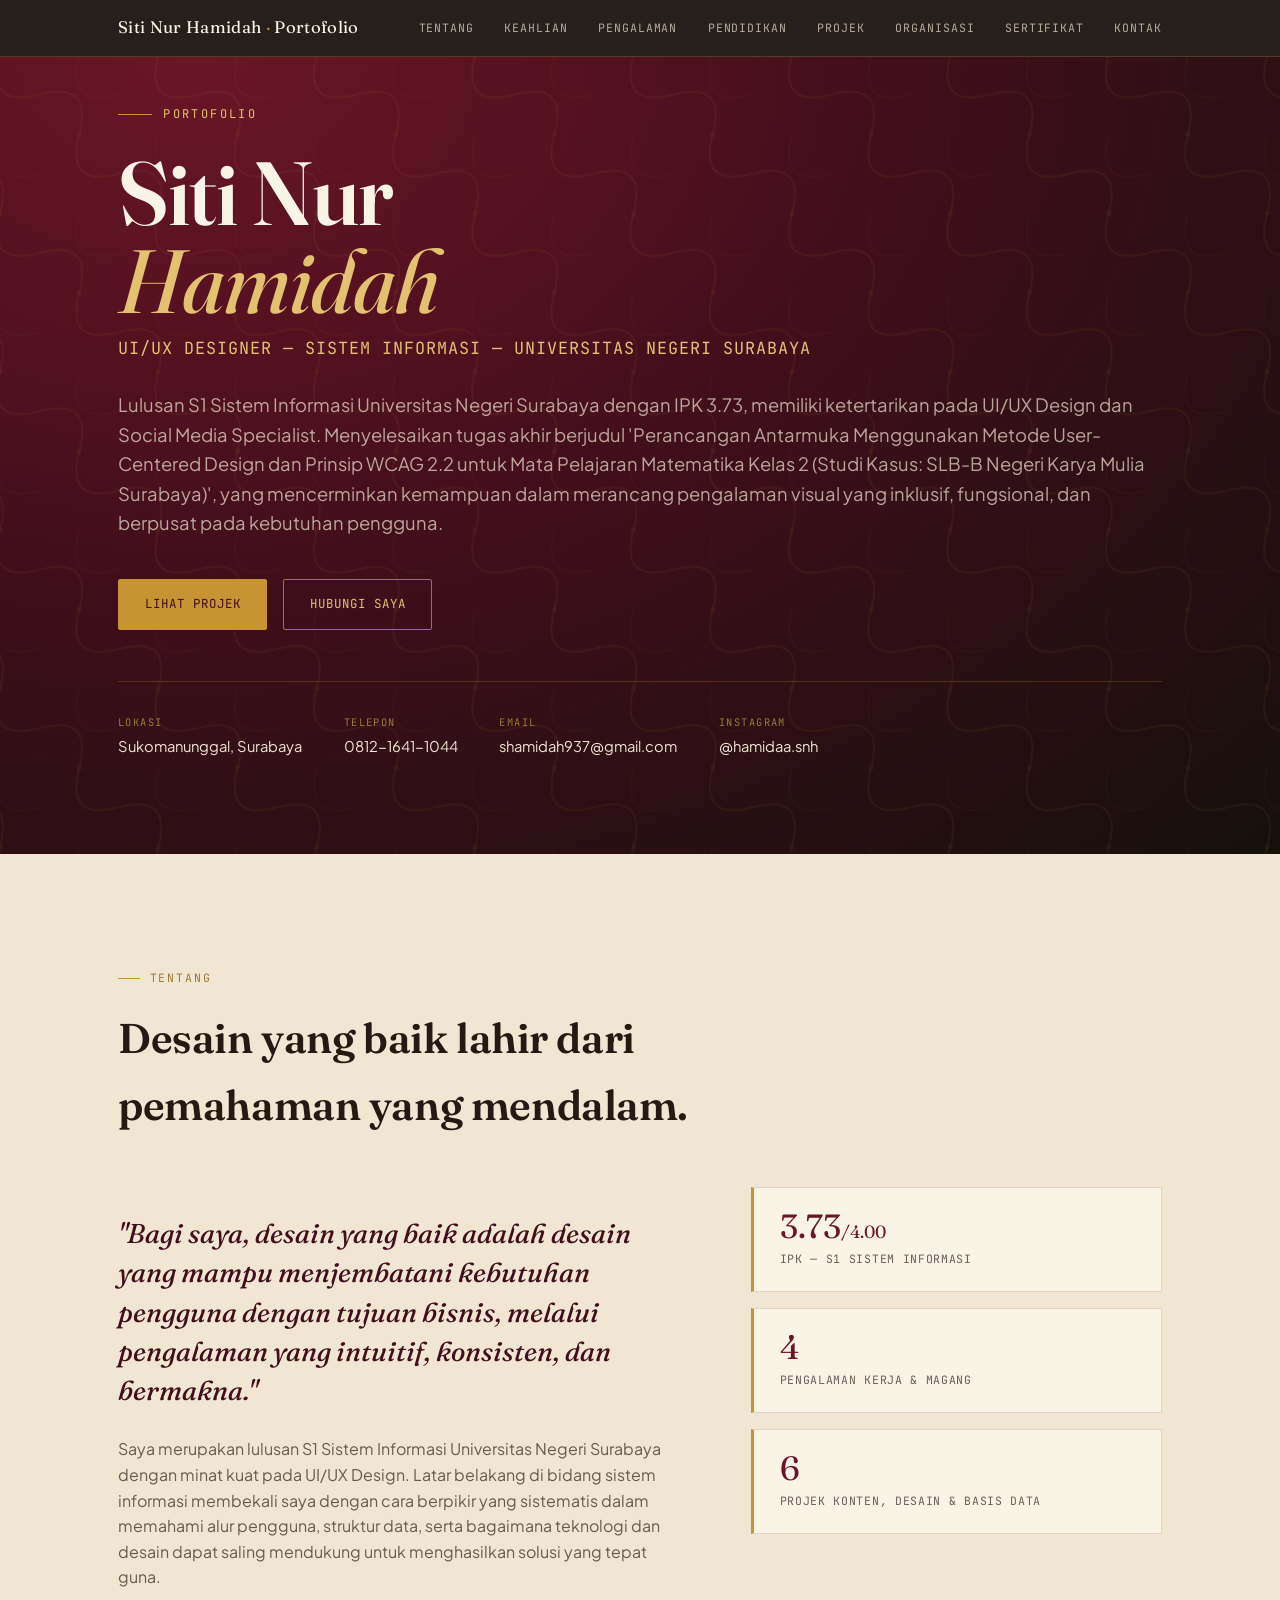
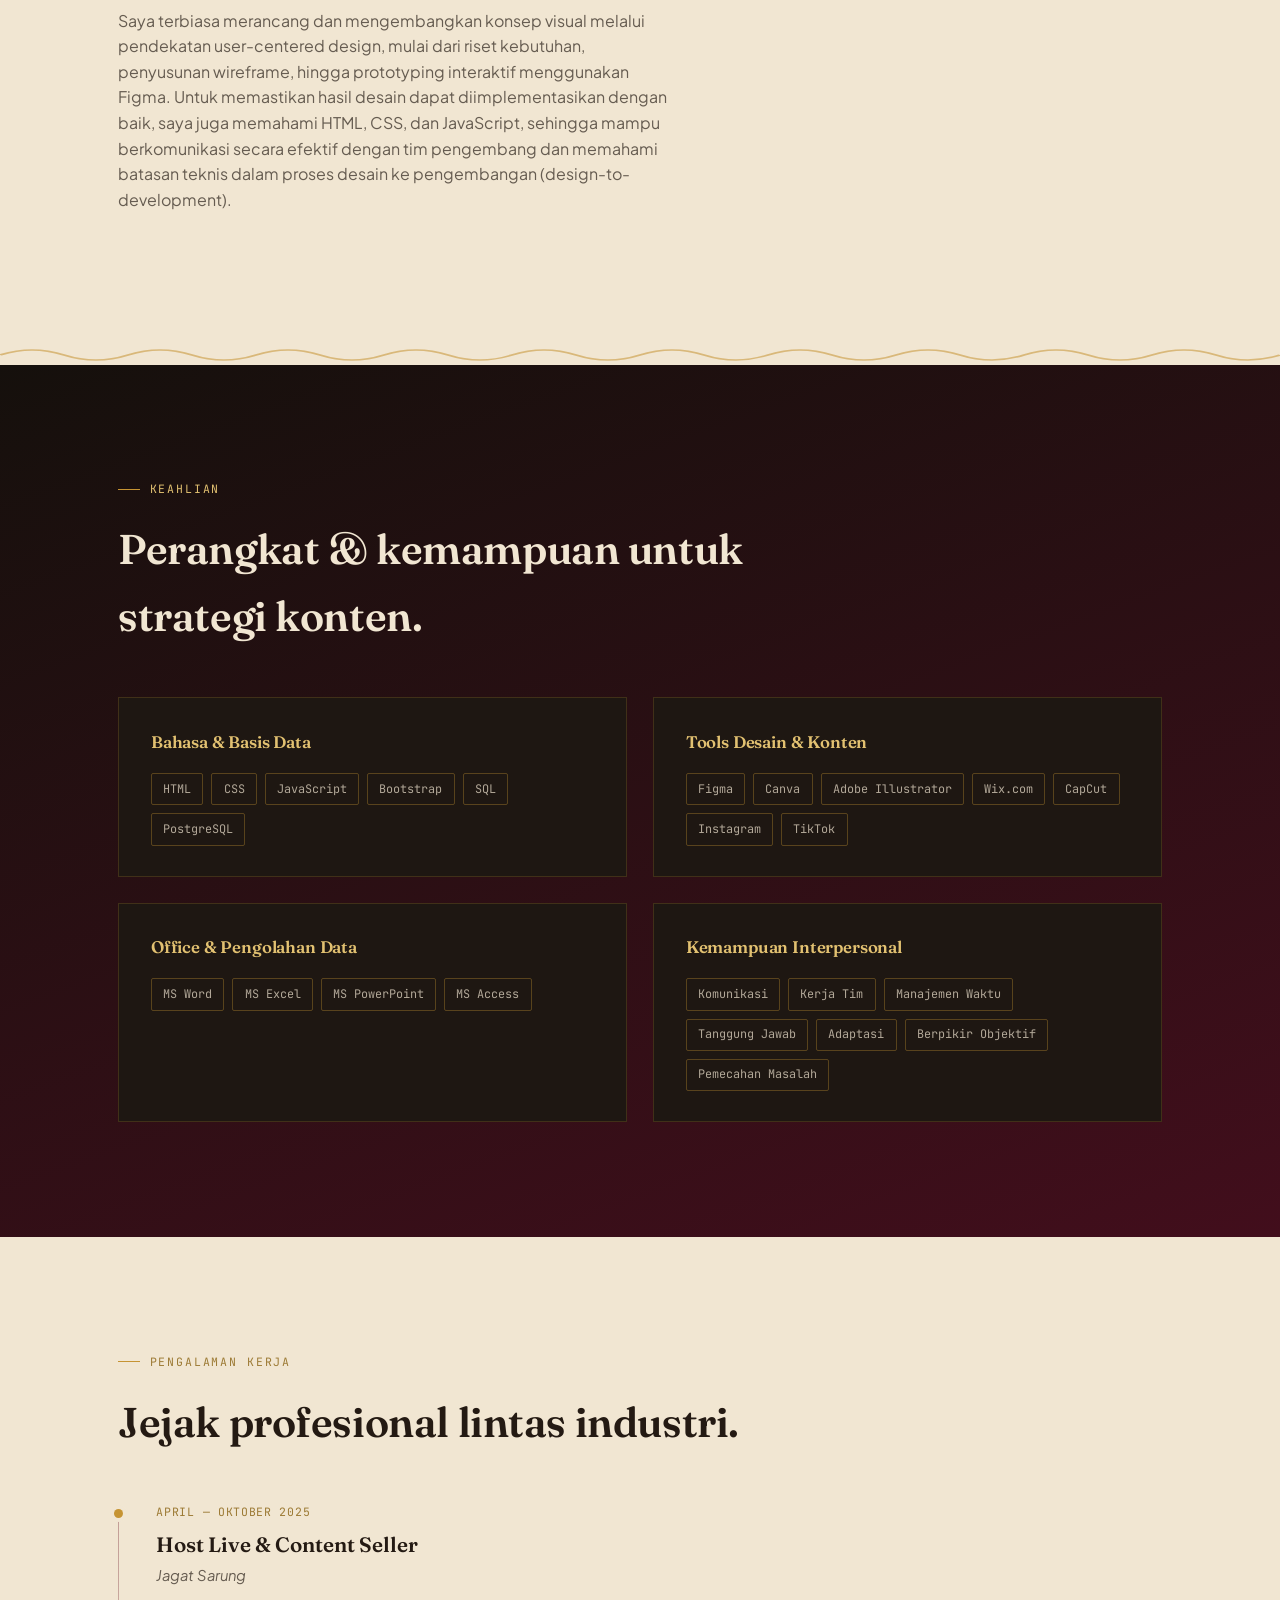
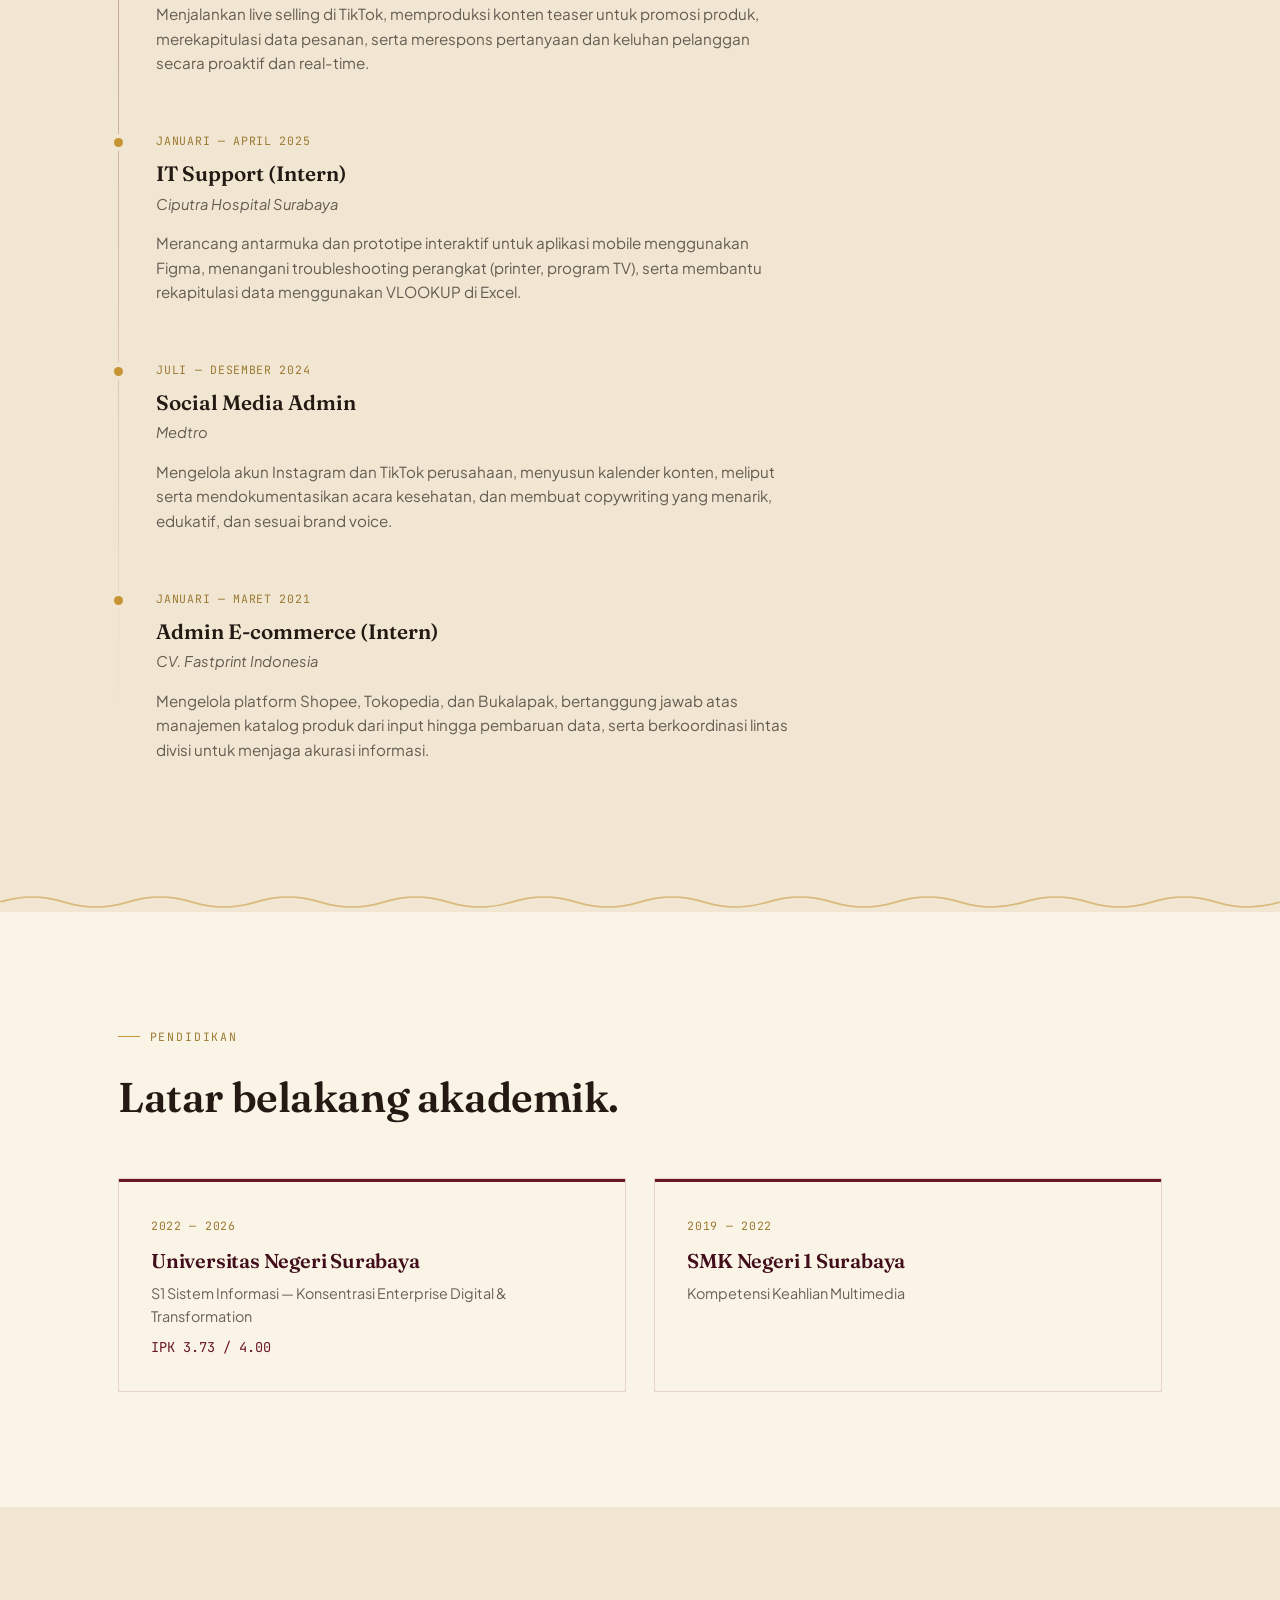
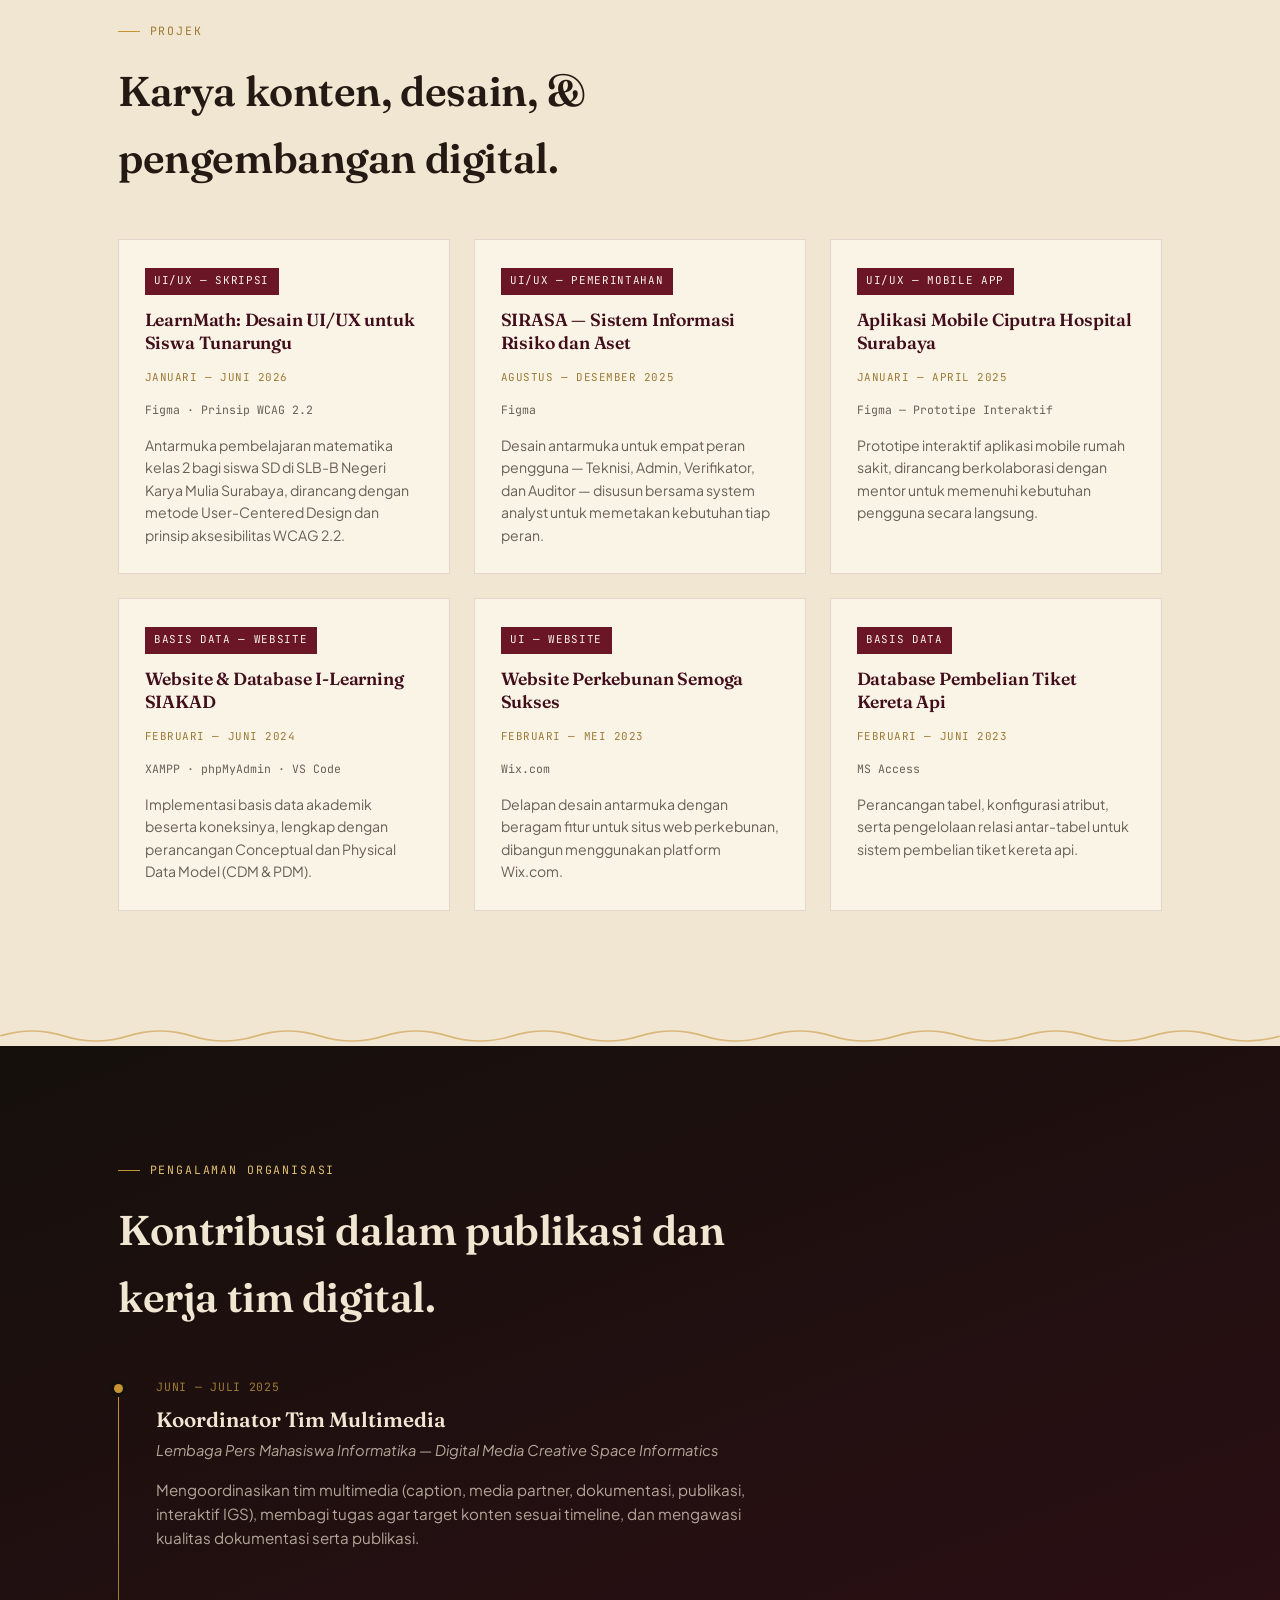
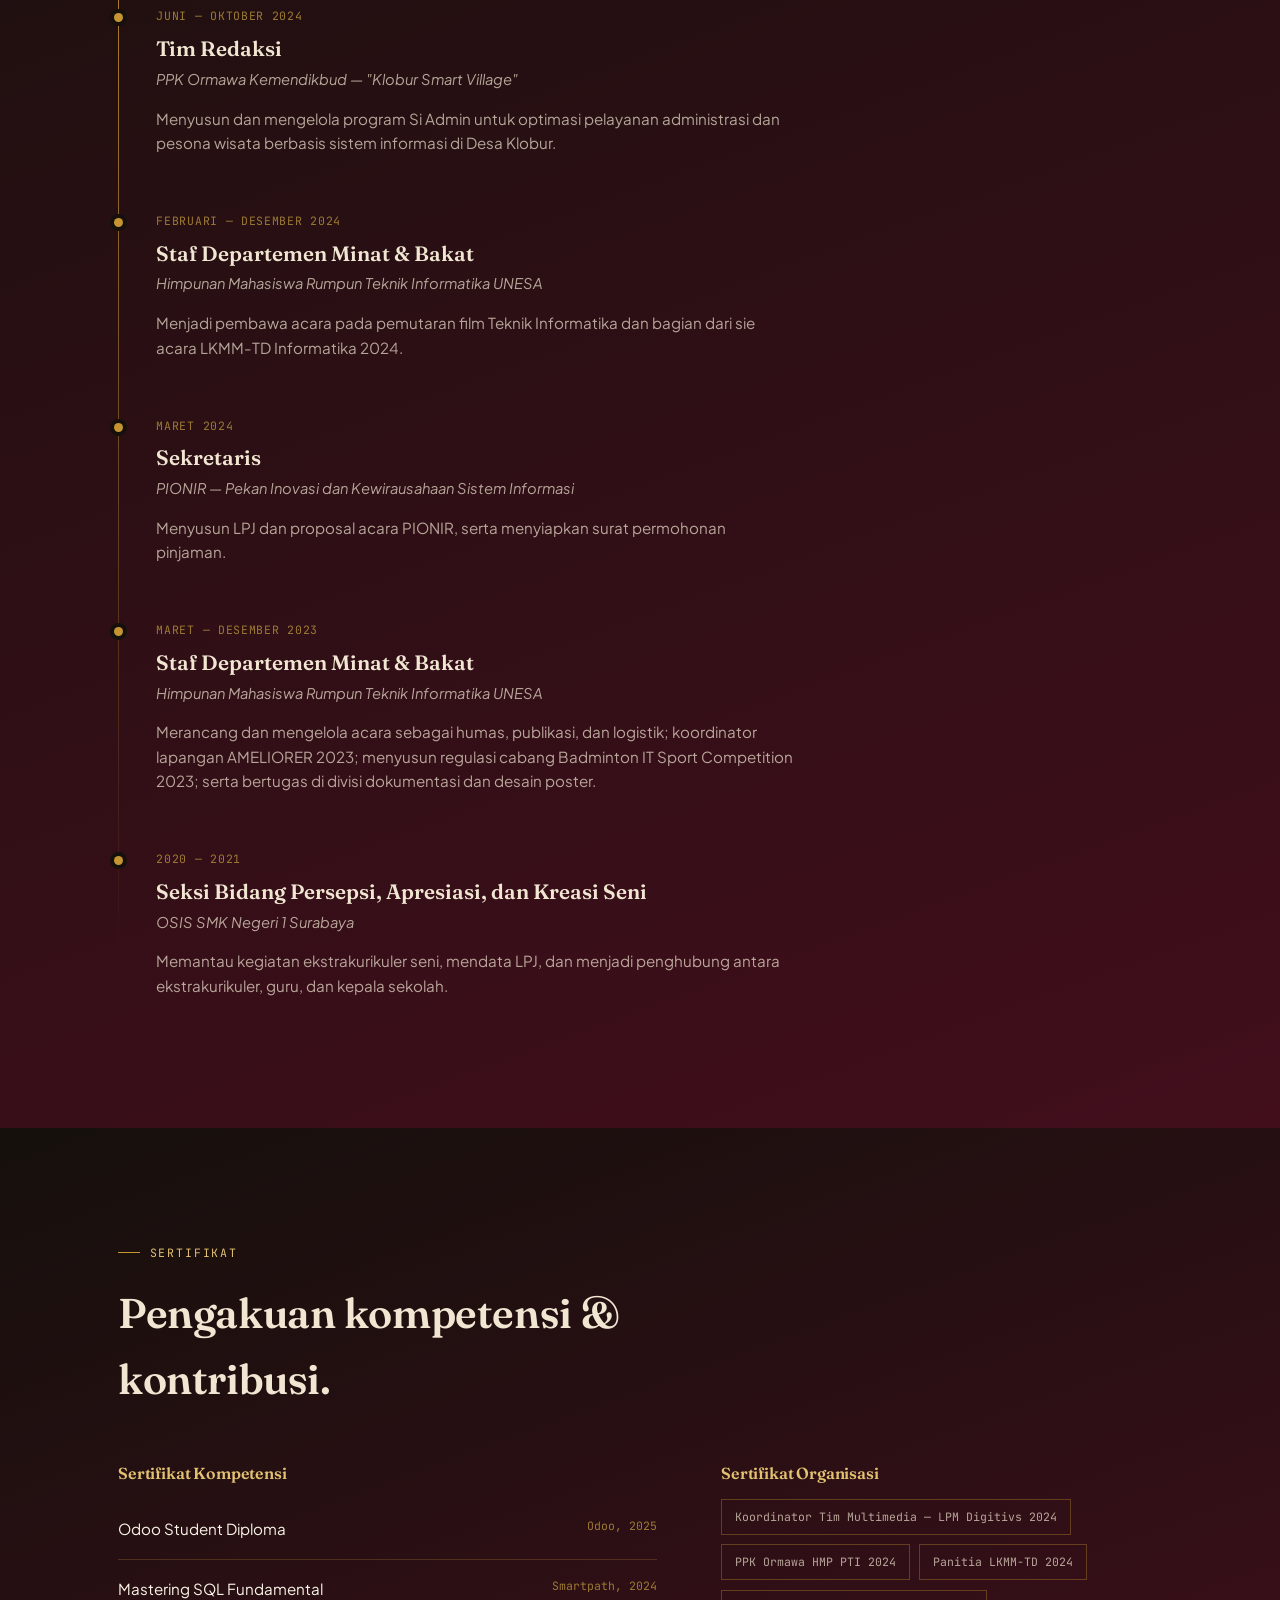
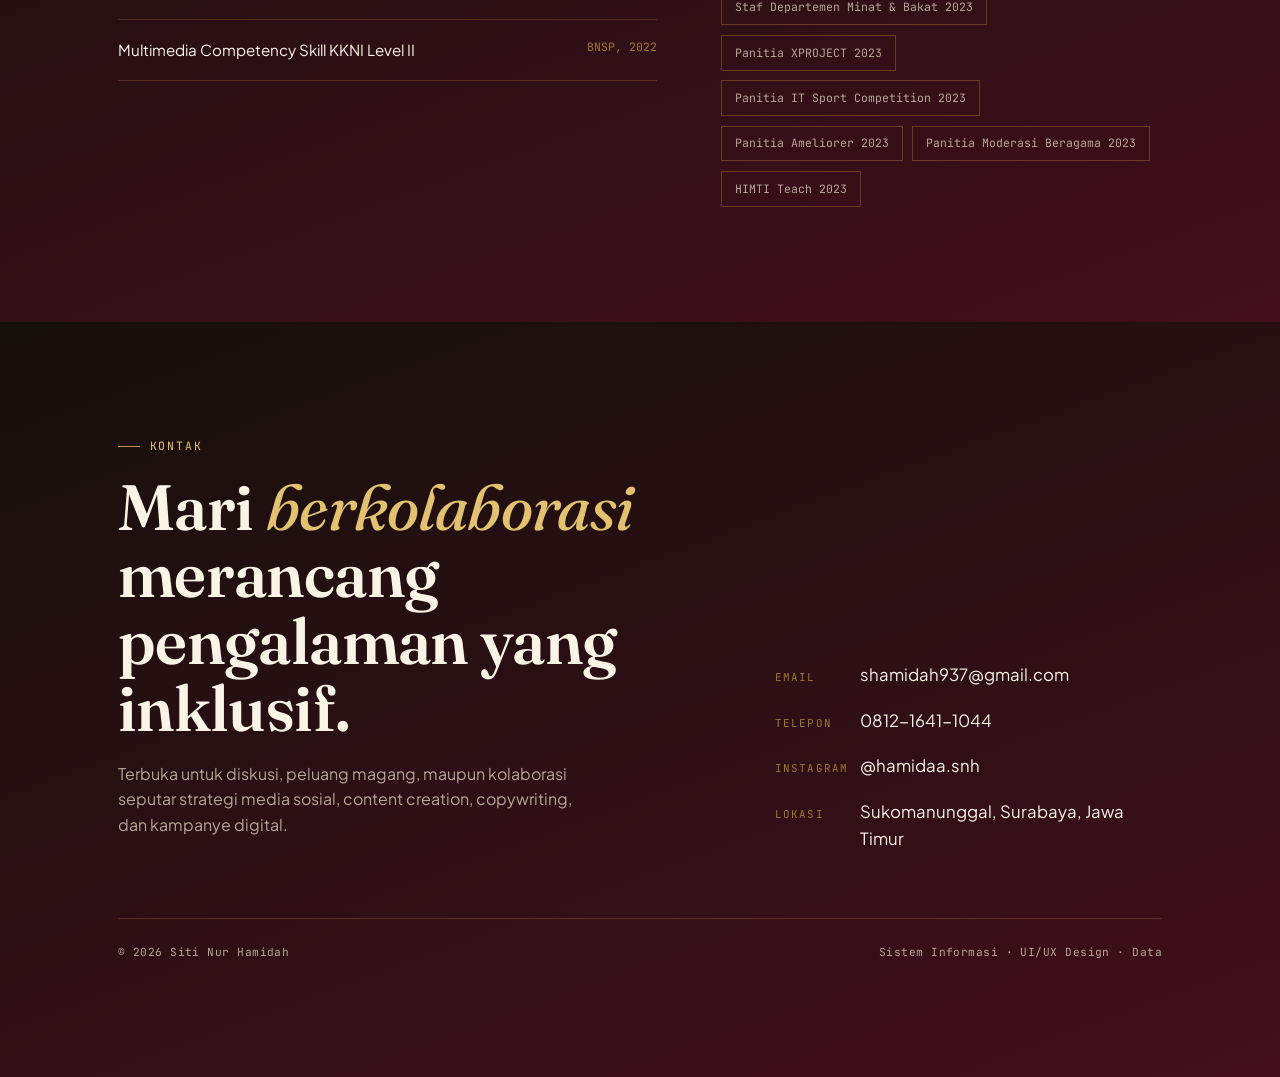
<file: Portofolio_SitiNurHamidah.html>
<!doctype html>
<html lang="id">
  <head>
    <meta charset="UTF-8" />
    <meta name="viewport" content="width=device-width, initial-scale=1.0" />
    <title>Siti Nur Hamidah — Portofolio UI/UX Designer</title>
    <link rel="preconnect" href="https://fonts.googleapis.com" />
    <link rel="preconnect" href="https://fonts.gstatic.com" crossorigin />
    <link
      href="https://fonts.googleapis.com/css2?family=Fraunces:ital,opsz,wght@0,9..144,300;0,9..144,450;0,9..144,600;1,9..144,450&family=Plus+Jakarta+Sans:ital,wght@0,400;0,500;0,600;0,700;1,400&family=JetBrains+Mono:wght@400;500&display=swap"
      rel="stylesheet"
    />
    <style>
      :root {
        --maroon-deep: #420e1c;
        --maroon: #6b1626;
        --maroon-light: #8e2a3e;
        --black: #15100c;
        --black-soft: #1e1712;
        --cream: #f1e6d2;
        --cream-soft: #faf4e7;
        --gold: #c69433;
        --gold-light: #e2c171;
        --gold-dim: #9c7a34;
        --ink: #241a13;
        --ink-soft: rgba(36, 26, 19, 0.68);
        --ink-on-dark: #f1e6d2;
        --ink-on-dark-soft: rgba(241, 230, 210, 0.7);

        --font-display: "Fraunces", serif;
        --font-body: "Plus Jakarta Sans", sans-serif;
        --font-mono: "JetBrains Mono", monospace;

        --container: 1140px;
        --section-pad: clamp(4rem, 9vw, 7.5rem);
      }

      * {
        box-sizing: border-box;
      }
      html {
        scroll-behavior: smooth;
      }
      body {
        margin: 0;
        background: var(--cream);
        color: var(--ink);
        font-family: var(--font-body);
        font-size: 16px;
        line-height: 1.6;
        -webkit-font-smoothing: antialiased;
      }
      img,
      svg {
        display: block;
        max-width: 100%;
      }
      a {
        color: inherit;
      }
      ::selection {
        background: var(--gold-light);
        color: var(--maroon-deep);
      }

      h1,
      h2,
      h3,
      h4 {
        font-family: var(--font-display);
        font-weight: 600;
        margin: 0;
        color: inherit;
        letter-spacing: -0.01em;
      }

      .wrap {
        max-width: var(--container);
        margin: 0 auto;
        padding: 0 clamp(1.5rem, 5vw, 3rem);
      }
      .eyebrow {
        font-family: var(--font-mono);
        font-size: 0.72rem;
        letter-spacing: 0.16em;
        text-transform: uppercase;
        display: flex;
        align-items: center;
        gap: 0.6rem;
        margin-bottom: 1.1rem;
        color: var(--gold-dim);
      }
      .eyebrow::before {
        content: "";
        width: 22px;
        height: 1px;
        background: var(--gold);
        display: inline-block;
      }
      .section--dark .eyebrow {
        color: var(--gold-light);
      }

      .section {
        padding: var(--section-pad) 0;
        position: relative;
      }
      .section--light {
        background: var(--cream);
        color: var(--ink);
      }
      .section--soft {
        background: var(--cream-soft);
        color: var(--ink);
      }
      .section--dark {
        background: linear-gradient(
          160deg,
          var(--black) 0%,
          var(--maroon-deep) 100%
        );
        color: var(--ink-on-dark);
      }

      /* ---------- nav ---------- */
      header.nav {
        position: sticky;
        top: 0;
        z-index: 50;
        background: rgba(21, 16, 12, 0.92);
        backdrop-filter: blur(6px);
        border-bottom: 1px solid rgba(198, 148, 51, 0.25);
      }
      .nav-inner {
        max-width: var(--container);
        margin: 0 auto;
        padding: 0.9rem clamp(1.5rem, 5vw, 3rem);
        display: flex;
        align-items: center;
        justify-content: space-between;
      }
      .nav-name {
        font-family: var(--font-display);
        font-size: 1.05rem;
        color: var(--cream-soft);
        letter-spacing: 0.02em;
      }
      .nav-name span {
        color: var(--gold);
      }
      .nav-links {
        display: flex;
        gap: 1.9rem;
        list-style: none;
        margin: 0;
        padding: 0;
        font-family: var(--font-mono);
        font-size: 0.72rem;
        letter-spacing: 0.08em;
        text-transform: uppercase;
      }
      .nav-links a {
        text-decoration: none;
        color: var(--ink-on-dark-soft);
        padding-bottom: 4px;
        border-bottom: 1px solid transparent;
        transition:
          color 0.25s,
          border-color 0.25s;
      }
      .nav-links a:hover {
        color: var(--gold-light);
        border-color: var(--gold);
      }
      .nav-toggle {
        display: none;
        background: none;
        border: 1px solid var(--gold-dim);
        color: var(--gold-light);
        font-family: var(--font-mono);
        font-size: 0.7rem;
        letter-spacing: 0.08em;
        padding: 0.45rem 0.7rem;
        border-radius: 2px;
        cursor: pointer;
      }

      @media (max-width: 860px) {
        .nav-links {
          position: absolute;
          top: 100%;
          left: 0;
          right: 0;
          background: var(--black-soft);
          flex-direction: column;
          gap: 0;
          max-height: 0;
          overflow: hidden;
          transition: max-height 0.35s ease;
          border-bottom: 1px solid rgba(198, 148, 51, 0.25);
        }
        .nav-links.open {
          max-height: 400px;
        }
        .nav-links li {
          border-top: 1px solid rgba(198, 148, 51, 0.12);
        }
        .nav-links a {
          display: block;
          padding: 0.85rem clamp(1.5rem, 5vw, 3rem);
          border-bottom: none;
        }
        .nav-toggle {
          display: block;
        }
      }

      /* ---------- ornament ---------- */
      .divider {
        width: 100%;
        height: 20px;
        color: var(--gold);
        opacity: 0.55;
      }
      .section--dark .divider {
        opacity: 0.4;
      }
      .divider svg {
        width: 100%;
        height: 100%;
      }

      .motif-bg {
        position: absolute;
        inset: 0;
        overflow: hidden;
        pointer-events: none;
        color: var(--gold);
      }
      .motif-bg svg {
        width: 100%;
        height: 100%;
        opacity: 0.14;
      }

      .flourish {
        width: 34px;
        height: 34px;
        color: var(--gold);
        opacity: 0.85;
        margin-bottom: 1.4rem;
      }

      /* ---------- hero ---------- */
      .hero {
        position: relative;
        background: radial-gradient(
          120% 140% at 15% 0%,
          var(--maroon) 0%,
          var(--maroon-deep) 45%,
          var(--black) 100%
        );
        color: var(--ink-on-dark);
        padding: clamp(2rem, 4vw, 3rem) 0 clamp(4rem, 8vw, 6rem);
        overflow: hidden;
      }
      .hero .wrap {
        position: relative;
        z-index: 2;
      }
      .hero-eyebrow {
        font-family: var(--font-mono);
        font-size: 0.75rem;
        letter-spacing: 0.2em;
        text-transform: uppercase;
        color: var(--gold-light);
        margin-bottom: 1.6rem;
        display: flex;
        align-items: center;
        gap: 0.7rem;
      }
      .hero-eyebrow::before {
        content: "";
        width: 34px;
        height: 1px;
        background: var(--gold);
      }
      h1.hero-name {
        font-size: clamp(3rem, 8vw, 5.6rem);
        font-weight: 600;
        line-height: 0.98;
        color: var(--cream-soft);
        margin-bottom: 0.6rem;
      }
      h1.hero-name em {
        font-style: italic;
        font-weight: 450;
        color: var(--gold-light);
      }
      .hero-role {
        font-family: var(--font-mono);
        font-size: clamp(0.85rem, 1.6vw, 1.05rem);
        letter-spacing: 0.06em;
        color: var(--gold-light);
        margin-bottom: 1.8rem;
      }
      .hero-desc {
        /* max-width: 560px; */
        font-size: clamp(1rem, 1.6vw, 1.15rem);
        color: var(--ink-on-dark-soft);
        margin-bottom: 2.6rem;
      }
      .hero-cta {
        display: flex;
        gap: 1rem;
        flex-wrap: wrap;
        margin-bottom: 3.2rem;
      }
      .btn {
        font-family: var(--font-mono);
        font-size: 0.78rem;
        letter-spacing: 0.08em;
        text-transform: uppercase;
        padding: 0.9rem 1.6rem;
        border-radius: 2px;
        text-decoration: none;
        display: inline-flex;
        align-items: center;
        gap: 0.5rem;
        transition:
          transform 0.25s ease,
          background 0.25s ease,
          color 0.25s ease,
          border-color 0.25s;
      }
      .btn-solid {
        background: var(--gold);
        color: var(--maroon-deep);
        border: 1px solid var(--gold);
      }
      .btn-solid:hover {
        background: var(--gold-light);
        transform: translateY(-2px);
      }
      .btn-outline {
        border: 1px solid var(--gold-dim);
        color: var(--gold-light);
        background: transparent;
      }
      .btn-outline:hover {
        border-color: var(--gold);
        color: var(--cream-soft);
        transform: translateY(-2px);
      }

      .hero-contacts {
        display: flex;
        flex-wrap: wrap;
        gap: 2rem 2.6rem;
        padding-top: 2rem;
        border-top: 1px solid rgba(198, 148, 51, 0.25);
      }
      .hero-contacts .item {
        display: flex;
        flex-direction: column;
        gap: 0.25rem;
      }
      .hero-contacts .label {
        font-family: var(--font-mono);
        font-size: 0.65rem;
        letter-spacing: 0.14em;
        color: var(--gold-dim);
        text-transform: uppercase;
      }
      .hero-contacts .value {
        font-size: 0.92rem;
        color: var(--ink-on-dark);
      }

      /* ---------- about ---------- */
      .about-grid {
        display: grid;
        grid-template-columns: 1.15fr 0.85fr;
        gap: clamp(2.5rem, 6vw, 5rem);
        align-items: start;
      }
      @media (max-width: 860px) {
        .about-grid {
          grid-template-columns: 1fr;
        }
      }
      .about-lead {
        font-family: var(--font-display);
        font-weight: 450;
        font-style: italic;
        font-size: clamp(1.3rem, 2.4vw, 1.7rem);
        line-height: 1.45;
        color: var(--maroon-deep);
        margin-bottom: 1.6rem;
      }
      .about-body p {
        color: var(--ink-soft);
        font-size: 1rem;
        margin: 0 0 1.1rem;
      }
      .stat-card {
        background: var(--cream-soft);
        border: 1px solid rgba(107, 22, 38, 0.15);
        border-left: 3px solid var(--gold);
        padding: 1.4rem 1.6rem;
        margin-bottom: 1rem;
      }
      .stat-card .num {
        font-family: var(--font-display);
        font-size: 2.1rem;
        color: var(--maroon);
        line-height: 1;
      }
      .stat-card .lbl {
        font-family: var(--font-mono);
        font-size: 0.72rem;
        letter-spacing: 0.06em;
        color: var(--ink-soft);
        text-transform: uppercase;
        margin-top: 0.4rem;
      }

      /* ---------- skills ---------- */
      .skills-grid {
        display: grid;
        grid-template-columns: repeat(2, 1fr);
        gap: 1.6rem;
      }
      @media (max-width: 700px) {
        .skills-grid {
          grid-template-columns: 1fr;
        }
      }
      .skill-card {
        background: var(--black-soft);
        border: 1px solid rgba(198, 148, 51, 0.2);
        padding: 1.9rem 2rem;
        position: relative;
      }
      .skill-card h3 {
        font-size: 1.05rem;
        color: var(--gold-light);
        margin-bottom: 1.1rem;
        font-weight: 600;
      }
      .tag-row {
        display: flex;
        flex-wrap: wrap;
        gap: 0.5rem;
      }
      .tag {
        font-family: var(--font-mono);
        font-size: 0.74rem;
        border: 1px solid rgba(198, 148, 51, 0.35);
        color: var(--ink-on-dark-soft);
        padding: 0.35rem 0.7rem;
        border-radius: 2px;
      }

      /* ---------- timeline (experience & org) ---------- */
      .timeline {
        position: relative;
        margin-top: 1rem;
      }
      .timeline::before {
        content: "";
        position: absolute;
        left: 0;
        top: 6px;
        bottom: 6px;
        width: 1px;
        background: linear-gradient(var(--gold), transparent 96%);
      }
      .section--light .timeline::before,
      .section--soft .timeline::before {
        background: linear-gradient(rgba(107, 22, 38, 0.35), transparent 96%);
      }
      .t-item {
        position: relative;
        padding-left: 2.4rem;
        padding-bottom: 2.6rem;
      }
      .t-item:last-child {
        padding-bottom: 0;
      }
      .t-item::before {
        content: "";
        position: absolute;
        left: -4px;
        top: 6px;
        width: 9px;
        height: 9px;
        border-radius: 50%;
        background: var(--gold);
        box-shadow: 0 0 0 4px var(--cream);
      }
      .section--dark .t-item::before {
        box-shadow: 0 0 0 4px var(--black);
      }
      .t-period {
        font-family: var(--font-mono);
        font-size: 0.72rem;
        letter-spacing: 0.06em;
        color: var(--gold-dim);
        text-transform: uppercase;
        margin-bottom: 0.4rem;
        display: block;
      }
      .t-role {
        font-family: var(--font-display);
        font-size: 1.3rem;
        font-weight: 600;
        margin-bottom: 0.15rem;
      }
      .t-org {
        font-size: 0.92rem;
        color: var(--ink-soft);
        margin-bottom: 0.7rem;
        font-style: italic;
      }
      .section--dark .t-org {
        color: var(--ink-on-dark-soft);
      }
      .t-desc {
        font-size: 0.95rem;
        max-width: 640px;
        color: var(--ink-soft);
      }
      .section--dark .t-desc {
        color: var(--ink-on-dark-soft);
      }

      /* ---------- education ---------- */
      .edu-grid {
        display: grid;
        grid-template-columns: 1fr 1fr;
        gap: 1.8rem;
      }
      @media (max-width: 700px) {
        .edu-grid {
          grid-template-columns: 1fr;
        }
      }
      .edu-card {
        background: var(--cream-soft);
        border: 1px solid rgba(107, 22, 38, 0.15);
        padding: 2rem;
        position: relative;
      }
      .edu-card::before {
        content: "";
        position: absolute;
        top: 0;
        left: 0;
        width: 100%;
        height: 3px;
        background: var(--maroon);
      }
      .edu-card .period {
        font-family: var(--font-mono);
        font-size: 0.72rem;
        color: var(--gold-dim);
        letter-spacing: 0.06em;
        text-transform: uppercase;
      }
      .edu-card h3 {
        font-size: 1.25rem;
        margin: 0.5rem 0 0.3rem;
        color: var(--maroon-deep);
      }
      .edu-card .concentration {
        font-size: 0.9rem;
        color: var(--ink-soft);
        margin-bottom: 0.6rem;
      }
      .edu-card .gpa {
        font-family: var(--font-mono);
        font-size: 0.85rem;
        color: var(--maroon);
      }

      /* ---------- projects ---------- */
      .proj-grid {
        display: grid;
        grid-template-columns: repeat(3, 1fr);
        gap: 1.5rem;
      }
      @media (max-width: 960px) {
        .proj-grid {
          grid-template-columns: repeat(2, 1fr);
        }
      }
      @media (max-width: 640px) {
        .proj-grid {
          grid-template-columns: 1fr;
        }
      }
      .proj-card {
        background: var(--cream-soft);
        border: 1px solid rgba(107, 22, 38, 0.14);
        padding: 1.7rem 1.6rem;
        display: flex;
        flex-direction: column;
        gap: 0.9rem;
        transition:
          transform 0.3s ease,
          box-shadow 0.3s ease;
      }
      .proj-card:hover {
        transform: translateY(-5px);
        box-shadow: 0 14px 30px -18px rgba(66, 14, 28, 0.45);
      }
      .proj-tag {
        align-self: flex-start;
        font-family: var(--font-mono);
        font-size: 0.68rem;
        letter-spacing: 0.06em;
        text-transform: uppercase;
        background: var(--maroon);
        color: var(--cream-soft);
        padding: 0.3rem 0.6rem;
      }
      .proj-card h3 {
        font-size: 1.1rem;
        color: var(--maroon-deep);
        line-height: 1.3;
      }
      .proj-period {
        font-family: var(--font-mono);
        font-size: 0.68rem;
        color: var(--gold-dim);
        letter-spacing: 0.05em;
        text-transform: uppercase;
      }
      .proj-tools {
        font-family: var(--font-mono);
        font-size: 0.72rem;
        color: var(--ink-soft);
      }
      .proj-card p {
        font-size: 0.88rem;
        color: var(--ink-soft);
        margin: 0;
      }

      /* ---------- organisasi list ---------- */
      .org-list {
        display: flex;
        flex-direction: column;
      }

      /* ---------- certificates ---------- */
      .cert-cols {
        display: grid;
        grid-template-columns: 1.1fr 0.9fr;
        gap: clamp(2rem, 5vw, 4rem);
      }
      @media (max-width: 860px) {
        .cert-cols {
          grid-template-columns: 1fr;
        }
      }
      .cert-list {
        list-style: none;
        margin: 0;
        padding: 0;
      }
      .cert-list li {
        display: flex;
        justify-content: space-between;
        gap: 1rem;
        padding: 1.1rem 0;
        border-bottom: 1px solid rgba(198, 148, 51, 0.25);
        font-size: 0.95rem;
      }
      .cert-list li .c-name {
        color: var(--cream-soft);
      }
      .cert-list li .c-meta {
        font-family: var(--font-mono);
        font-size: 0.72rem;
        color: var(--gold-dim);
        white-space: nowrap;
      }
      .badge-cloud {
        display: flex;
        flex-wrap: wrap;
        gap: 0.6rem;
        align-content: flex-start;
      }
      .badge {
        font-family: var(--font-mono);
        font-size: 0.72rem;
        line-height: 1.4;
        border: 1px solid rgba(198, 148, 51, 0.35);
        color: var(--ink-on-dark-soft);
        padding: 0.55rem 0.8rem;
      }

      /* ---------- contact / footer ---------- */
      .contact-inner {
        display: grid;
        grid-template-columns: 1.2fr 0.8fr;
        gap: clamp(2.5rem, 6vw, 5rem);
        align-items: end;
      }
      @media (max-width: 860px) {
        .contact-inner {
          grid-template-columns: 1fr;
        }
      }
      .contact-title {
        font-size: clamp(2.4rem, 6vw, 4rem);
        color: var(--cream-soft);
        line-height: 1.05;
      }
      .contact-title em {
        font-style: italic;
        color: var(--gold-light);
        font-weight: 450;
      }
      .contact-sub {
        color: var(--ink-on-dark-soft);
        margin-top: 1.2rem;
        max-width: 460px;
      }
      .contact-list {
        margin-top: 2.2rem;
        display: flex;
        flex-direction: column;
        gap: 1.1rem;
      }
      .contact-list a {
        text-decoration: none;
        font-size: 1.05rem;
        color: var(--cream-soft);
        display: flex;
        align-items: baseline;
        gap: 0.9rem;
        border-bottom: 1px solid transparent;
        width: fit-content;
        transition:
          border-color 0.25s,
          color 0.25s;
      }
      .contact-list a:hover {
        color: var(--gold-light);
        border-color: var(--gold);
      }
      .contact-list .k {
        font-family: var(--font-mono);
        font-size: 0.68rem;
        color: var(--gold-dim);
        letter-spacing: 0.1em;
        text-transform: uppercase;
        width: 70px;
        flex-shrink: 0;
      }

      footer {
        border-top: 1px solid rgba(198, 148, 51, 0.25);
        margin-top: 4rem;
        padding-top: 1.6rem;
        display: flex;
        justify-content: space-between;
        flex-wrap: wrap;
        gap: 0.8rem;
        font-family: var(--font-mono);
        font-size: 0.7rem;
        letter-spacing: 0.04em;
        color: var(--ink-on-dark-soft);
      }

      /* reveal animation */
      .reveal {
        opacity: 0;
        transform: translateY(18px);
        transition:
          opacity 0.7s ease,
          transform 0.7s ease;
      }
      .reveal.in {
        opacity: 1;
        transform: translateY(0);
      }
      @media (prefers-reduced-motion: reduce) {
        html {
          scroll-behavior: auto;
        }
        .reveal {
          opacity: 1;
          transform: none;
          transition: none;
        }
        .proj-card:hover,
        .btn:hover {
          transform: none;
        }
      }

      .section-head {
        max-width: 640px;
        margin-bottom: 3rem;
      }
      .section-head h2 {
        font-size: clamp(1.9rem, 4vw, 2.6rem);
      }
    </style>
  </head>
  <body>
    <header class="nav">
      <div class="nav-inner">
        <div class="nav-name">Siti Nur Hamidah <span>·</span> Portofolio</div>
        <button class="nav-toggle" id="navToggle" aria-expanded="false">
          MENU
        </button>
        <ul class="nav-links" id="navLinks">
          <li><a href="#tentang">Tentang</a></li>
          <li><a href="#keahlian">Keahlian</a></li>
          <li><a href="#pengalaman">Pengalaman</a></li>
          <li><a href="#pendidikan">Pendidikan</a></li>
          <li><a href="#projek">Projek</a></li>
          <li><a href="#organisasi">Organisasi</a></li>
          <li><a href="#sertifikat">Sertifikat</a></li>
          <li><a href="#kontak">Kontak</a></li>
        </ul>
      </div>
    </header>

    <!-- ================= HERO ================= -->
    <section class="hero" id="beranda">
      <div class="motif-bg" aria-hidden="true">
        <svg viewBox="0 0 800 600" preserveAspectRatio="xMidYMid slice">
          <defs>
            <pattern
              id="batikMotif"
              width="70"
              height="70"
              patternUnits="userSpaceOnUse"
              patternTransform="rotate(45)"
            >
              <path
                d="M0 35 Q17.5 5 35 35 T70 35"
                stroke="currentColor"
                stroke-width="1.3"
                fill="none"
                opacity=".55"
              />
              <path
                d="M0 0 Q17.5 30 35 0"
                stroke="currentColor"
                stroke-width="1"
                fill="none"
                opacity=".3"
              />
              <circle
                cx="35"
                cy="35"
                r="1.6"
                fill="currentColor"
                opacity=".5"
              />
            </pattern>
          </defs>
          <rect width="800" height="600" fill="url(#batikMotif)" />
        </svg>
      </div>
      <div class="wrap">
        <div class="hero-eyebrow">Portofolio</div>
        <h1 class="hero-name">Siti Nur<br /><em>Hamidah</em></h1>
        <div class="hero-role">
          UI/UX DESIGNER — SISTEM INFORMASI — UNIVERSITAS NEGERI SURABAYA
        </div>
        <p class="hero-desc">
          Lulusan S1 Sistem Informasi Universitas Negeri Surabaya dengan IPK
          3.73, memiliki ketertarikan pada UI/UX Design dan Social Media
          Specialist. Menyelesaikan tugas akhir berjudul 'Perancangan Antarmuka
          Menggunakan Metode User-Centered Design dan Prinsip WCAG 2.2 untuk
          Mata Pelajaran Matematika Kelas 2 (Studi Kasus: SLB-B Negeri Karya
          Mulia Surabaya)', yang mencerminkan kemampuan dalam merancang
          pengalaman visual yang inklusif, fungsional, dan berpusat pada
          kebutuhan pengguna.
        </p>
        <div class="hero-cta">
          <a href="#projek" class="btn btn-solid">Lihat Projek</a>
          <a href="#kontak" class="btn btn-outline">Hubungi Saya</a>
        </div>
        <div class="hero-contacts">
          <div class="item">
            <span class="label">Lokasi</span
            ><span class="value">Sukomanunggal, Surabaya</span>
          </div>
          <div class="item">
            <span class="label">Telepon</span
            ><span class="value">0812-1641-1044</span>
          </div>
          <div class="item">
            <span class="label">Email</span
            ><span class="value">shamidah937@gmail.com</span>
          </div>
          <div class="item">
            <span class="label">Instagram</span
            ><span class="value">@hamidaa.snh</span>
          </div>
        </div>
      </div>
    </section>

    <!-- ================= TENTANG ================= -->
    <section class="section section--light" id="tentang">
      <div class="wrap">
        <div class="section-head reveal">
          <div class="eyebrow">Tentang</div>
          <h2>Desain yang baik lahir dari pemahaman yang mendalam.</h2>
        </div>
        <div class="about-grid">
          <div class="reveal">
            <p class="about-lead">
              "Bagi saya, desain yang baik adalah desain yang mampu menjembatani
              kebutuhan pengguna dengan tujuan bisnis, melalui pengalaman yang
              intuitif, konsisten, dan bermakna."
            </p>
            <div class="about-body">
              <p>
                Saya merupakan lulusan S1 Sistem Informasi Universitas Negeri
                Surabaya dengan minat kuat pada UI/UX Design. Latar belakang di
                bidang sistem informasi membekali saya dengan cara berpikir yang
                sistematis dalam memahami alur pengguna, struktur data, serta
                bagaimana teknologi dan desain dapat saling mendukung untuk
                menghasilkan solusi yang tepat guna.
              </p>
              <p>
                Saya terbiasa merancang dan mengembangkan konsep visual melalui
                pendekatan user-centered design, mulai dari riset kebutuhan,
                penyusunan wireframe, hingga prototyping interaktif menggunakan
                Figma. Untuk memastikan hasil desain dapat diimplementasikan
                dengan baik, saya juga memahami HTML, CSS, dan JavaScript,
                sehingga mampu berkomunikasi secara efektif dengan tim
                pengembang dan memahami batasan teknis dalam proses desain ke
                pengembangan (design-to-development).
              </p>
            </div>
          </div>
          <div class="reveal">
            <div class="stat-card">
              <div class="num">
                3.73<span style="font-size: 1.1rem">/4.00</span>
              </div>
              <div class="lbl">IPK — S1 Sistem Informasi</div>
            </div>
            <div class="stat-card">
              <div class="num">4</div>
              <div class="lbl">Pengalaman Kerja &amp; Magang</div>
            </div>
            <div class="stat-card">
              <div class="num">6</div>
              <div class="lbl">Projek Konten, Desain &amp; Basis Data</div>
            </div>
          </div>
        </div>
      </div>
    </section>

    <div class="divider" aria-hidden="true">
      <svg viewBox="0 0 400 20" preserveAspectRatio="none">
        <path
          d="M0 10 Q10 0 20 10 T40 10 T60 10 T80 10 T100 10 T120 10 T140 10 T160 10 T180 10 T200 10 T220 10 T240 10 T260 10 T280 10 T300 10 T320 10 T340 10 T360 10 T380 10 T400 10"
          fill="none"
          stroke="currentColor"
          stroke-width="1.4"
        />
      </svg>
    </div>

    <!-- ================= KEAHLIAN ================= -->
    <section class="section section--dark" id="keahlian">
      <div class="wrap">
        <div class="section-head reveal">
          <div class="eyebrow">Keahlian</div>
          <h2>Perangkat &amp; kemampuan untuk strategi konten.</h2>
        </div>
        <div class="skills-grid">
          <div class="skill-card reveal">
            <h3>Bahasa &amp; Basis Data</h3>
            <div class="tag-row">
              <span class="tag">HTML</span><span class="tag">CSS</span
              ><span class="tag">JavaScript</span>
              <span class="tag">Bootstrap</span><span class="tag">SQL</span
              ><span class="tag">PostgreSQL</span>
            </div>
          </div>
          <div class="skill-card reveal">
            <h3>Tools Desain &amp; Konten</h3>
            <div class="tag-row">
              <span class="tag">Figma</span><span class="tag">Canva</span
              ><span class="tag">Adobe Illustrator</span>
              <span class="tag">Wix.com</span><span class="tag">CapCut</span
              ><span class="tag">Instagram</span><span class="tag">TikTok</span>
            </div>
          </div>
          <div class="skill-card reveal">
            <h3>Office &amp; Pengolahan Data</h3>
            <div class="tag-row">
              <span class="tag">MS Word</span><span class="tag">MS Excel</span
              ><span class="tag">MS PowerPoint</span
              ><span class="tag">MS Access</span>
            </div>
          </div>
          <div class="skill-card reveal">
            <h3>Kemampuan Interpersonal</h3>
            <div class="tag-row">
              <span class="tag">Komunikasi</span
              ><span class="tag">Kerja Tim</span
              ><span class="tag">Manajemen Waktu</span>
              <span class="tag">Tanggung Jawab</span
              ><span class="tag">Adaptasi</span
              ><span class="tag">Berpikir Objektif</span
              ><span class="tag">Pemecahan Masalah</span>
            </div>
          </div>
        </div>
      </div>
    </section>

    <!-- ================= PENGALAMAN KERJA ================= -->
    <section class="section section--light" id="pengalaman">
      <div class="wrap">
        <div class="section-head reveal">
          <div class="eyebrow">Pengalaman Kerja</div>
          <h2>Jejak profesional lintas industri.</h2>
        </div>
        <div class="timeline">
          <div class="t-item reveal">
            <span class="t-period">April — Oktober 2025</span>
            <div class="t-role">Host Live &amp; Content Seller</div>
            <div class="t-org">Jagat Sarung</div>
            <p class="t-desc">
              Menjalankan live selling di TikTok, memproduksi konten teaser
              untuk promosi produk, merekapitulasi data pesanan, serta merespons
              pertanyaan dan keluhan pelanggan secara proaktif dan real-time.
            </p>
          </div>
          <div class="t-item reveal">
            <span class="t-period">Januari — April 2025</span>
            <div class="t-role">IT Support (Intern)</div>
            <div class="t-org">Ciputra Hospital Surabaya</div>
            <p class="t-desc">
              Merancang antarmuka dan prototipe interaktif untuk aplikasi mobile
              menggunakan Figma, menangani troubleshooting perangkat (printer,
              program TV), serta membantu rekapitulasi data menggunakan VLOOKUP
              di Excel.
            </p>
          </div>
          <div class="t-item reveal">
            <span class="t-period">Juli — Desember 2024</span>
            <div class="t-role">Social Media Admin</div>
            <div class="t-org">Medtro</div>
            <p class="t-desc">
              Mengelola akun Instagram dan TikTok perusahaan, menyusun kalender
              konten, meliput serta mendokumentasikan acara kesehatan, dan
              membuat copywriting yang menarik, edukatif, dan sesuai brand
              voice.
            </p>
          </div>
          <div class="t-item reveal">
            <span class="t-period">Januari — Maret 2021</span>
            <div class="t-role">Admin E-commerce (Intern)</div>
            <div class="t-org">CV. Fastprint Indonesia</div>
            <p class="t-desc">
              Mengelola platform Shopee, Tokopedia, dan Bukalapak, bertanggung
              jawab atas manajemen katalog produk dari input hingga pembaruan
              data, serta berkoordinasi lintas divisi untuk menjaga akurasi
              informasi.
            </p>
          </div>
        </div>
      </div>
    </section>

    <div class="divider" aria-hidden="true">
      <svg viewBox="0 0 400 20" preserveAspectRatio="none">
        <path
          d="M0 10 Q10 0 20 10 T40 10 T60 10 T80 10 T100 10 T120 10 T140 10 T160 10 T180 10 T200 10 T220 10 T240 10 T260 10 T280 10 T300 10 T320 10 T340 10 T360 10 T380 10 T400 10"
          fill="none"
          stroke="currentColor"
          stroke-width="1.4"
        />
      </svg>
    </div>

    <!-- ================= PENDIDIKAN ================= -->
    <section class="section section--soft" id="pendidikan">
      <div class="wrap">
        <div class="section-head reveal">
          <div class="eyebrow">Pendidikan</div>
          <h2>Latar belakang akademik.</h2>
        </div>
        <div class="edu-grid">
          <div class="edu-card reveal">
            <span class="period">2022 — 2026</span>
            <h3>Universitas Negeri Surabaya</h3>
            <div class="concentration">
              S1 Sistem Informasi — Konsentrasi Enterprise Digital &amp;
              Transformation
            </div>
            <div class="gpa">IPK 3.73 / 4.00</div>
          </div>
          <div class="edu-card reveal">
            <span class="period">2019 — 2022</span>
            <h3>SMK Negeri 1 Surabaya</h3>
            <div class="concentration">Kompetensi Keahlian Multimedia</div>
          </div>
        </div>
      </div>
    </section>

    <!-- ================= PROJEK ================= -->
    <section class="section section--light" id="projek">
      <div class="wrap">
        <div class="section-head reveal">
          <div class="eyebrow">Projek</div>
          <h2>Karya konten, desain, &amp; pengembangan digital.</h2>
        </div>
        <div class="proj-grid">
          <div class="proj-card reveal">
            <span class="proj-tag">UI/UX — Skripsi</span>
            <h3>LearnMath: Desain UI/UX untuk Siswa Tunarungu</h3>
            <span class="proj-period">Januari — Juni 2026</span>
            <span class="proj-tools">Figma · Prinsip WCAG 2.2</span>
            <p>
              Antarmuka pembelajaran matematika kelas 2 bagi siswa SD di SLB-B
              Negeri Karya Mulia Surabaya, dirancang dengan metode User-Centered
              Design dan prinsip aksesibilitas WCAG 2.2.
            </p>
          </div>
          <div class="proj-card reveal">
            <span class="proj-tag">UI/UX — Pemerintahan</span>
            <h3>SIRASA — Sistem Informasi Risiko dan Aset</h3>
            <span class="proj-period">Agustus — Desember 2025</span>
            <span class="proj-tools">Figma</span>
            <p>
              Desain antarmuka untuk empat peran pengguna — Teknisi, Admin,
              Verifikator, dan Auditor — disusun bersama system analyst untuk
              memetakan kebutuhan tiap peran.
            </p>
          </div>
          <div class="proj-card reveal">
            <span class="proj-tag">UI/UX — Mobile App</span>
            <h3>Aplikasi Mobile Ciputra Hospital Surabaya</h3>
            <span class="proj-period">Januari — April 2025</span>
            <span class="proj-tools">Figma — Prototipe Interaktif</span>
            <p>
              Prototipe interaktif aplikasi mobile rumah sakit, dirancang
              berkolaborasi dengan mentor untuk memenuhi kebutuhan pengguna
              secara langsung.
            </p>
          </div>
          <div class="proj-card reveal">
            <span class="proj-tag">Basis Data — Website</span>
            <h3>Website &amp; Database I-Learning SIAKAD</h3>
            <span class="proj-period">Februari — Juni 2024</span>
            <span class="proj-tools">XAMPP · phpMyAdmin · VS Code</span>
            <p>
              Implementasi basis data akademik beserta koneksinya, lengkap
              dengan perancangan Conceptual dan Physical Data Model (CDM &amp;
              PDM).
            </p>
          </div>
          <div class="proj-card reveal">
            <span class="proj-tag">UI — Website</span>
            <h3>Website Perkebunan Semoga Sukses</h3>
            <span class="proj-period">Februari — Mei 2023</span>
            <span class="proj-tools">Wix.com</span>
            <p>
              Delapan desain antarmuka dengan beragam fitur untuk situs web
              perkebunan, dibangun menggunakan platform Wix.com.
            </p>
          </div>
          <div class="proj-card reveal">
            <span class="proj-tag">Basis Data</span>
            <h3>Database Pembelian Tiket Kereta Api</h3>
            <span class="proj-period">Februari — Juni 2023</span>
            <span class="proj-tools">MS Access</span>
            <p>
              Perancangan tabel, konfigurasi atribut, serta pengelolaan relasi
              antar-tabel untuk sistem pembelian tiket kereta api.
            </p>
          </div>
        </div>
      </div>
    </section>

    <div class="divider" aria-hidden="true">
      <svg viewBox="0 0 400 20" preserveAspectRatio="none">
        <path
          d="M0 10 Q10 0 20 10 T40 10 T60 10 T80 10 T100 10 T120 10 T140 10 T160 10 T180 10 T200 10 T220 10 T240 10 T260 10 T280 10 T300 10 T320 10 T340 10 T360 10 T380 10 T400 10"
          fill="none"
          stroke="currentColor"
          stroke-width="1.4"
        />
      </svg>
    </div>

    <!-- ================= ORGANISASI ================= -->
    <section class="section section--dark" id="organisasi">
      <div class="wrap">
        <div class="section-head reveal">
          <div class="eyebrow">Pengalaman Organisasi</div>
          <h2>Kontribusi dalam publikasi dan kerja tim digital.</h2>
        </div>
        <div class="timeline org-list">
          <div class="t-item reveal">
            <span class="t-period">Juni — Juli 2025</span>
            <div class="t-role">Koordinator Tim Multimedia</div>
            <div class="t-org">
              Lembaga Pers Mahasiswa Informatika — Digital Media Creative Space
              Informatics
            </div>
            <p class="t-desc">
              Mengoordinasikan tim multimedia (caption, media partner,
              dokumentasi, publikasi, interaktif IGS), membagi tugas agar target
              konten sesuai timeline, dan mengawasi kualitas dokumentasi serta
              publikasi.
            </p>
          </div>
          <div class="t-item reveal">
            <span class="t-period">Juni — Oktober 2024</span>
            <div class="t-role">Tim Redaksi</div>
            <div class="t-org">
              PPK Ormawa Kemendikbud — "Klobur Smart Village"
            </div>
            <p class="t-desc">
              Menyusun dan mengelola program Si Admin untuk optimasi pelayanan
              administrasi dan pesona wisata berbasis sistem informasi di Desa
              Klobur.
            </p>
          </div>
          <div class="t-item reveal">
            <span class="t-period">Februari — Desember 2024</span>
            <div class="t-role">Staf Departemen Minat &amp; Bakat</div>
            <div class="t-org">
              Himpunan Mahasiswa Rumpun Teknik Informatika UNESA
            </div>
            <p class="t-desc">
              Menjadi pembawa acara pada pemutaran film Teknik Informatika dan
              bagian dari sie acara LKMM-TD Informatika 2024.
            </p>
          </div>
          <div class="t-item reveal">
            <span class="t-period">Maret 2024</span>
            <div class="t-role">Sekretaris</div>
            <div class="t-org">
              PIONIR — Pekan Inovasi dan Kewirausahaan Sistem Informasi
            </div>
            <p class="t-desc">
              Menyusun LPJ dan proposal acara PIONIR, serta menyiapkan surat
              permohonan pinjaman.
            </p>
          </div>
          <div class="t-item reveal">
            <span class="t-period">Maret — Desember 2023</span>
            <div class="t-role">Staf Departemen Minat &amp; Bakat</div>
            <div class="t-org">
              Himpunan Mahasiswa Rumpun Teknik Informatika UNESA
            </div>
            <p class="t-desc">
              Merancang dan mengelola acara sebagai humas, publikasi, dan
              logistik; koordinator lapangan AMELIORER 2023; menyusun regulasi
              cabang Badminton IT Sport Competition 2023; serta bertugas di
              divisi dokumentasi dan desain poster.
            </p>
          </div>
          <div class="t-item reveal">
            <span class="t-period">2020 — 2021</span>
            <div class="t-role">
              Seksi Bidang Persepsi, Apresiasi, dan Kreasi Seni
            </div>
            <div class="t-org">OSIS SMK Negeri 1 Surabaya</div>
            <p class="t-desc">
              Memantau kegiatan ekstrakurikuler seni, mendata LPJ, dan menjadi
              penghubung antara ekstrakurikuler, guru, dan kepala sekolah.
            </p>
          </div>
        </div>
      </div>
    </section>

    <!-- ================= SERTIFIKAT ================= -->
    <section
      class="section section--dark"
      id="sertifikat"
      style="padding-top: 8"
    >
      <div class="wrap">
        <div class="section-head reveal">
          <div class="eyebrow">Sertifikat</div>
          <h2>Pengakuan kompetensi &amp; kontribusi.</h2>
        </div>
        <div class="cert-cols">
          <div class="reveal">
            <h3
              style="
                color: var(--gold-light);
                font-size: 1rem;
                margin-bottom: 0.8rem;
              "
            >
              Sertifikat Kompetensi
            </h3>
            <ul class="cert-list">
              <li>
                <span class="c-name">Odoo Student Diploma</span
                ><span class="c-meta">Odoo, 2025</span>
              </li>
              <li>
                <span class="c-name">Mastering SQL Fundamental</span
                ><span class="c-meta">Smartpath, 2024</span>
              </li>
              <li>
                <span class="c-name"
                  >Multimedia Competency Skill KKNI Level II</span
                ><span class="c-meta">BNSP, 2022</span>
              </li>
            </ul>
          </div>
          <div class="reveal">
            <h3
              style="
                color: var(--gold-light);
                font-size: 1rem;
                margin-bottom: 0.8rem;
              "
            >
              Sertifikat Organisasi
            </h3>
            <div class="badge-cloud">
              <span class="badge"
                >Koordinator Tim Multimedia — LPM Digitivs 2024</span
              >
              <span class="badge">PPK Ormawa HMP PTI 2024</span>
              <span class="badge">Panitia LKMM-TD 2024</span>
              <span class="badge">Staf Departemen Minat &amp; Bakat 2023</span>
              <span class="badge">Panitia XPROJECT 2023</span>
              <span class="badge">Panitia IT Sport Competition 2023</span>
              <span class="badge">Panitia Ameliorer 2023</span>
              <span class="badge">Panitia Moderasi Beragama 2023</span>
              <span class="badge">HIMTI Teach 2023</span>
            </div>
          </div>
        </div>
      </div>
    </section>

    <!-- ================= KONTAK ================= -->
    <section class="section section--dark" id="kontak" style="padding-top: 8">
      <div class="wrap">
        <div class="contact-inner">
          <div class="reveal">
            <div class="eyebrow">Kontak</div>
            <h2 class="contact-title">
              Mari <em>berkolaborasi</em> merancang pengalaman yang inklusif.
            </h2>
            <p class="contact-sub">
              Terbuka untuk diskusi, peluang magang, maupun kolaborasi seputar
              strategi media sosial, content creation, copywriting, dan kampanye
              digital.
            </p>
          </div>
          <div class="reveal">
            <div class="contact-list">
              <a href="mailto:shamidah937@gmail.com"
                ><span class="k">Email</span> shamidah937@gmail.com</a
              >
              <a href="tel:081216411044"
                ><span class="k">Telepon</span> 0812-1641-1044</a
              >
              <a
                href="https://instagram.com/hamidaa.snh"
                target="_blank"
                rel="noopener"
                ><span class="k">Instagram</span> @hamidaa.snh</a
              >
              <a href="#beranda"
                ><span class="k">Lokasi</span> Sukomanunggal, Surabaya, Jawa
                Timur</a
              >
            </div>
          </div>
        </div>
        <footer>
          <span>© 2026 Siti Nur Hamidah</span>
          <span>Sistem Informasi · UI/UX Design · Data</span>
        </footer>
      </div>
    </section>

    <script>
      // mobile nav toggle
      const navToggle = document.getElementById("navToggle");
      const navLinks = document.getElementById("navLinks");
      navToggle.addEventListener("click", () => {
        const isOpen = navLinks.classList.toggle("open");
        navToggle.setAttribute("aria-expanded", isOpen);
      });
      navLinks.querySelectorAll("a").forEach((a) =>
        a.addEventListener("click", () => {
          navLinks.classList.remove("open");
          navToggle.setAttribute("aria-expanded", false);
        }),
      );

      // scroll reveal
      const revealEls = document.querySelectorAll(".reveal");
      if ("IntersectionObserver" in window) {
        const io = new IntersectionObserver(
          (entries) => {
            entries.forEach((entry) => {
              if (entry.isIntersecting) {
                entry.target.classList.add("in");
                io.unobserve(entry.target);
              }
            });
          },
          { threshold: 0.12, rootMargin: "0px 0px -60px 0px" },
        );
        revealEls.forEach((el) => io.observe(el));
      } else {
        revealEls.forEach((el) => el.classList.add("in"));
      }
    </script>
  </body>
</html>
</file>
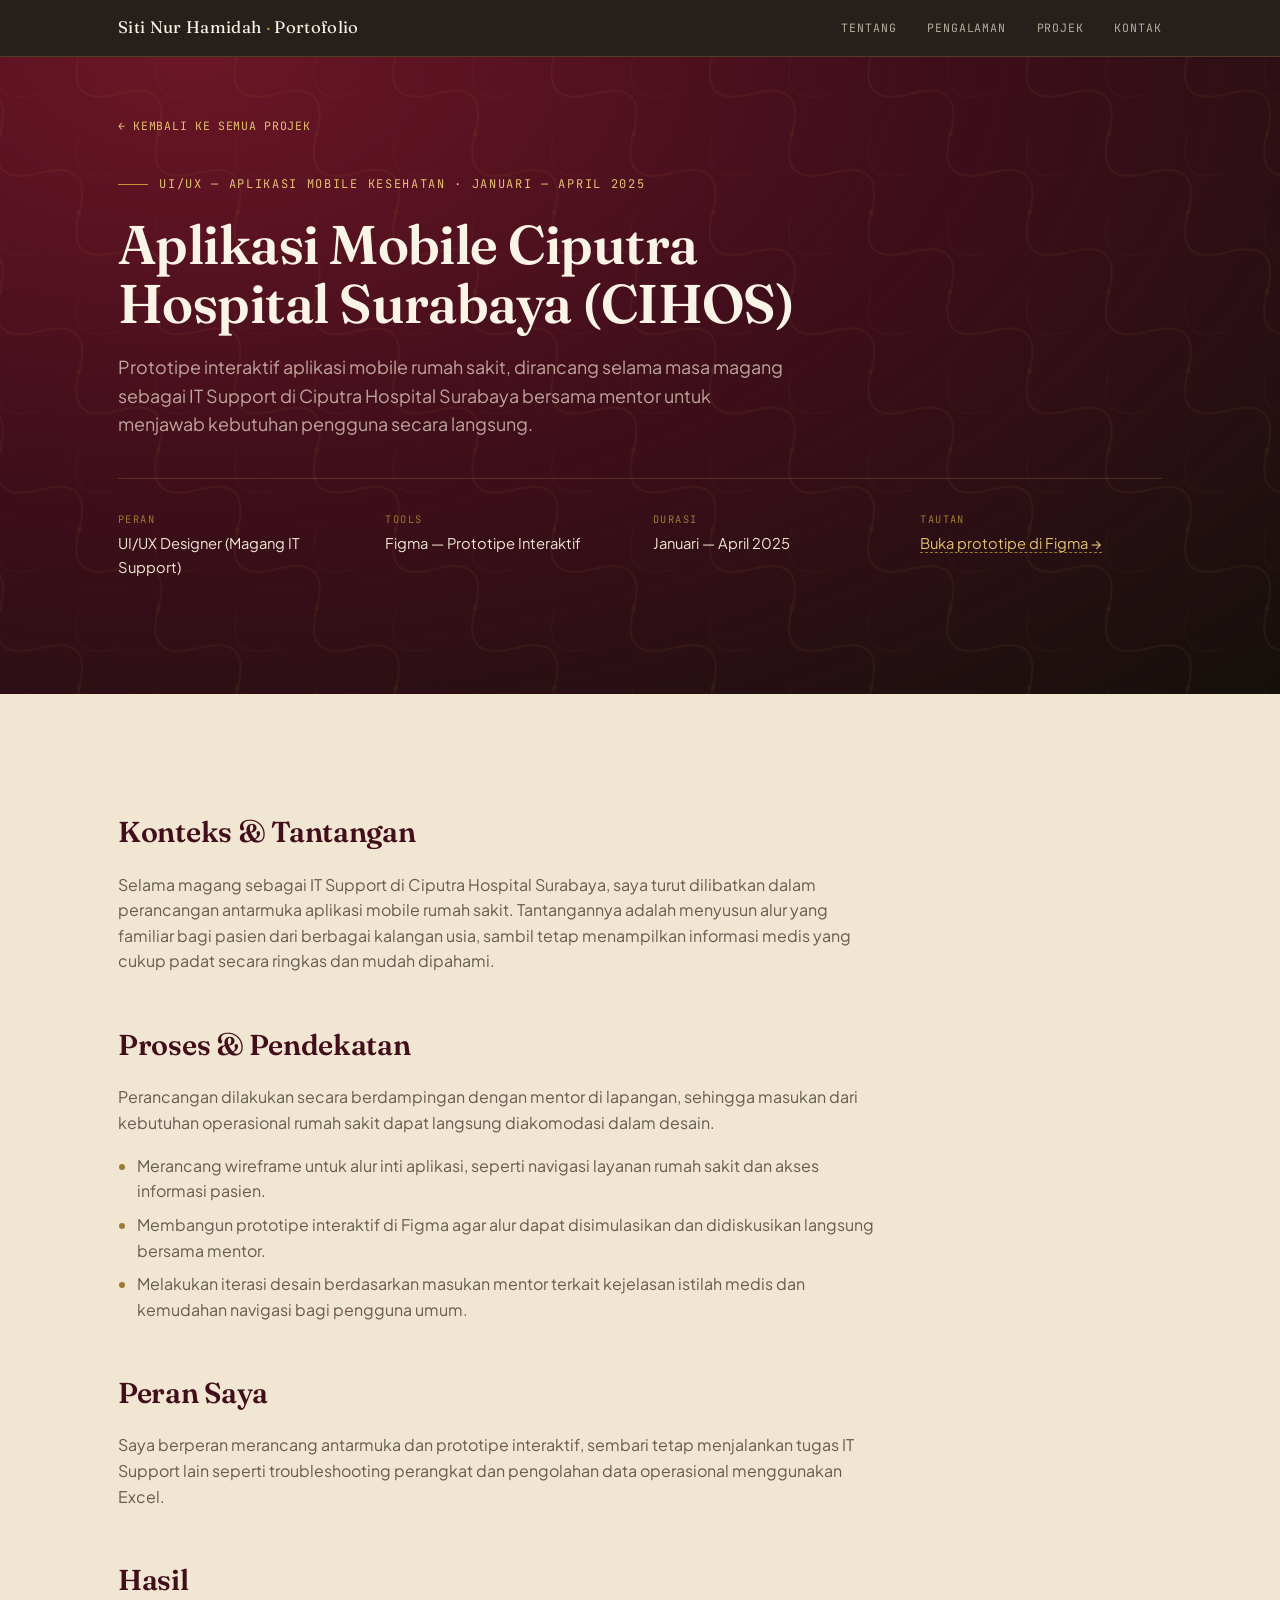
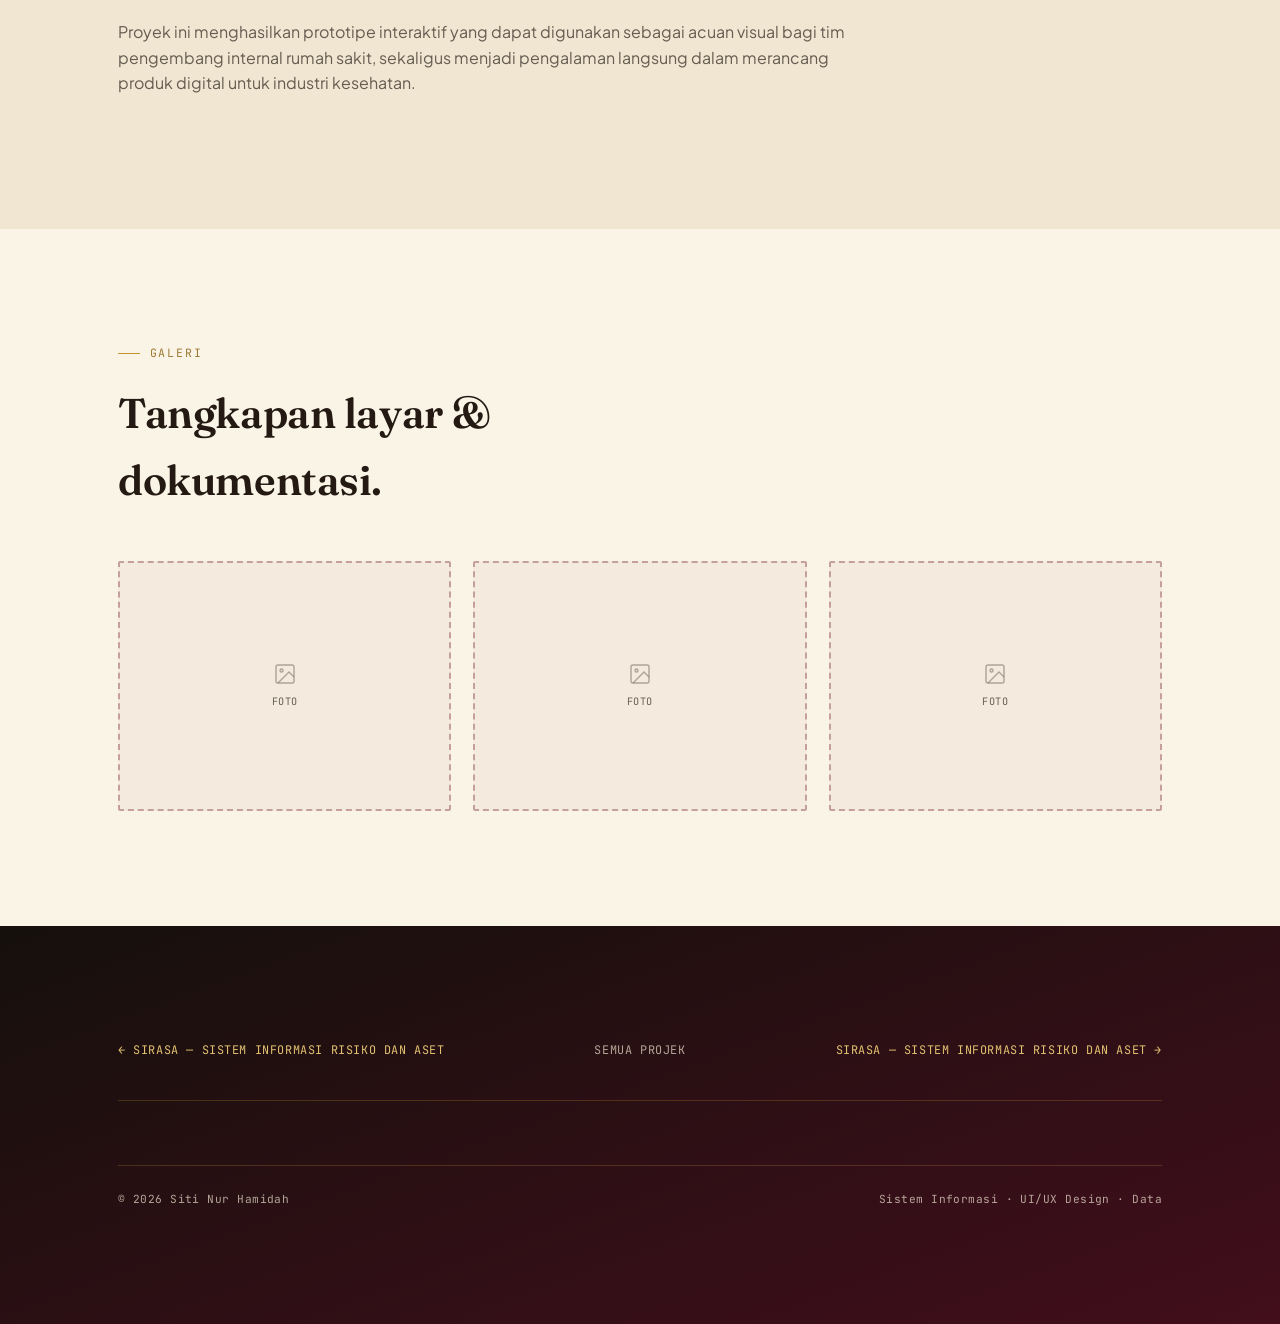
<file: projek-cihos-mobile.html>
<!doctype html>
<html lang="id">
  <head>
    <meta charset="UTF-8" />
    <meta name="viewport" content="width=device-width, initial-scale=1.0" />
    <title>
      Aplikasi Mobile Ciputra Hospital Surabaya (CIHOS) — Studi Kasus | Siti Nur
      Hamidah
    </title>
    <link rel="preconnect" href="https://fonts.googleapis.com" />
    <link rel="preconnect" href="https://fonts.gstatic.com" crossorigin />
    <link
      href="https://fonts.googleapis.com/css2?family=Fraunces:ital,opsz,wght@0,9..144,300;0,9..144,450;0,9..144,600;1,9..144,450&family=Plus+Jakarta+Sans:ital,wght@0,400;0,500;0,600;0,700;1,400&family=JetBrains+Mono:wght@400;500&display=swap"
      rel="stylesheet"
    />
    <style>
      :root {
        --maroon-deep: #420e1c;
        --maroon: #6b1626;
        --maroon-light: #8e2a3e;
        --black: #15100c;
        --black-soft: #1e1712;
        --cream: #f1e6d2;
        --cream-soft: #faf4e7;
        --gold: #c69433;
        --gold-light: #e2c171;
        --gold-dim: #9c7a34;
        --ink: #241a13;
        --ink-soft: rgba(36, 26, 19, 0.68);
        --ink-on-dark: #f1e6d2;
        --ink-on-dark-soft: rgba(241, 230, 210, 0.7);

        --font-display: "Fraunces", serif;
        --font-body: "Plus Jakarta Sans", sans-serif;
        --font-mono: "JetBrains Mono", monospace;

        --container: 1140px;
        --section-pad: clamp(4rem, 9vw, 7.5rem);
      }

      * {
        box-sizing: border-box;
      }
      html {
        scroll-behavior: smooth;
      }
      body {
        margin: 0;
        background: var(--cream);
        color: var(--ink);
        font-family: var(--font-body);
        font-size: 16px;
        line-height: 1.6;
        -webkit-font-smoothing: antialiased;
      }
      img,
      svg {
        display: block;
        max-width: 100%;
      }
      a {
        color: inherit;
      }
      ::selection {
        background: var(--gold-light);
        color: var(--maroon-deep);
      }

      h1,
      h2,
      h3,
      h4 {
        font-family: var(--font-display);
        font-weight: 600;
        margin: 0;
        color: inherit;
        letter-spacing: -0.01em;
      }

      .wrap {
        max-width: var(--container);
        margin: 0 auto;
        padding: 0 clamp(1.5rem, 5vw, 3rem);
      }
      .eyebrow {
        font-family: var(--font-mono);
        font-size: 0.72rem;
        letter-spacing: 0.16em;
        text-transform: uppercase;
        display: flex;
        align-items: center;
        gap: 0.6rem;
        margin-bottom: 1.1rem;
        color: var(--gold-dim);
      }
      .eyebrow::before {
        content: "";
        width: 22px;
        height: 1px;
        background: var(--gold);
        display: inline-block;
      }
      .section--dark .eyebrow {
        color: var(--gold-light);
      }

      .section {
        padding: var(--section-pad) 0;
        position: relative;
      }
      .section--light {
        background: var(--cream);
        color: var(--ink);
      }
      .section--soft {
        background: var(--cream-soft);
        color: var(--ink);
      }
      .section--dark {
        background: linear-gradient(
          160deg,
          var(--black) 0%,
          var(--maroon-deep) 100%
        );
        color: var(--ink-on-dark);
      }

      /* ---------- nav ---------- */
      header.nav {
        position: sticky;
        top: 0;
        z-index: 50;
        background: rgba(21, 16, 12, 0.92);
        backdrop-filter: blur(6px);
        border-bottom: 1px solid rgba(198, 148, 51, 0.25);
      }
      .nav-inner {
        max-width: var(--container);
        margin: 0 auto;
        padding: 0.9rem clamp(1.5rem, 5vw, 3rem);
        display: flex;
        align-items: center;
        justify-content: space-between;
      }
      .nav-name {
        font-family: var(--font-display);
        font-size: 1.05rem;
        color: var(--cream-soft);
        letter-spacing: 0.02em;
      }
      .nav-name span {
        color: var(--gold);
      }
      .nav-links {
        display: flex;
        gap: 1.9rem;
        list-style: none;
        margin: 0;
        padding: 0;
        font-family: var(--font-mono);
        font-size: 0.72rem;
        letter-spacing: 0.08em;
        text-transform: uppercase;
      }
      .nav-links a {
        text-decoration: none;
        color: var(--ink-on-dark-soft);
        padding-bottom: 4px;
        border-bottom: 1px solid transparent;
        transition:
          color 0.25s,
          border-color 0.25s;
      }
      .nav-links a:hover {
        color: var(--gold-light);
        border-color: var(--gold);
      }
      .nav-toggle {
        display: none;
        background: none;
        border: 1px solid var(--gold-dim);
        color: var(--gold-light);
        font-family: var(--font-mono);
        font-size: 0.7rem;
        letter-spacing: 0.08em;
        padding: 0.45rem 0.7rem;
        border-radius: 2px;
        cursor: pointer;
      }

      @media (max-width: 860px) {
        .nav-links {
          position: absolute;
          top: 100%;
          left: 0;
          right: 0;
          background: var(--black-soft);
          flex-direction: column;
          gap: 0;
          max-height: 0;
          overflow: hidden;
          transition: max-height 0.35s ease;
          border-bottom: 1px solid rgba(198, 148, 51, 0.25);
        }
        .nav-links.open {
          max-height: 400px;
        }
        .nav-links li {
          border-top: 1px solid rgba(198, 148, 51, 0.12);
        }
        .nav-links a {
          display: block;
          padding: 0.85rem clamp(1.5rem, 5vw, 3rem);
          border-bottom: none;
        }
        .nav-toggle {
          display: block;
        }
      }

      /* ---------- ornament ---------- */
      .divider {
        width: 100%;
        height: 20px;
        color: var(--gold);
        opacity: 0.55;
      }
      .section--dark .divider {
        opacity: 0.4;
      }
      .divider svg {
        width: 100%;
        height: 100%;
      }

      .motif-bg {
        position: absolute;
        inset: 0;
        overflow: hidden;
        pointer-events: none;
        color: var(--gold);
      }
      .motif-bg svg {
        width: 100%;
        height: 100%;
        opacity: 0.14;
      }

      .flourish {
        width: 34px;
        height: 34px;
        color: var(--gold);
        opacity: 0.85;
        margin-bottom: 1.4rem;
      }

      /* ---------- hero ---------- */
      .hero {
        position: relative;
        background: radial-gradient(
          120% 140% at 15% 0%,
          var(--maroon) 0%,
          var(--maroon-deep) 45%,
          var(--black) 100%
        );
        color: var(--ink-on-dark);
        padding: clamp(2rem, 4vw, 3rem) 0 clamp(4rem, 8vw, 6rem);
        overflow: hidden;
      }
      .hero .wrap {
        position: relative;
        z-index: 2;
      }
      .hero-eyebrow {
        font-family: var(--font-mono);
        font-size: 0.75rem;
        letter-spacing: 0.2em;
        text-transform: uppercase;
        color: var(--gold-light);
        margin-bottom: 1.6rem;
        display: flex;
        align-items: center;
        gap: 0.7rem;
      }
      .hero-eyebrow::before {
        content: "";
        width: 34px;
        height: 1px;
        background: var(--gold);
      }
      h1.hero-name {
        font-size: clamp(3rem, 8vw, 5.6rem);
        font-weight: 600;
        line-height: 0.98;
        color: var(--cream-soft);
        margin-bottom: 0.6rem;
      }
      h1.hero-name em {
        font-style: italic;
        font-weight: 450;
        color: var(--gold-light);
      }
      .hero-role {
        font-family: var(--font-mono);
        font-size: clamp(0.85rem, 1.6vw, 1.05rem);
        letter-spacing: 0.06em;
        color: var(--gold-light);
        margin-bottom: 1.8rem;
      }
      .hero-desc {
        /* max-width: 560px; */
        font-size: clamp(1rem, 1.6vw, 1.15rem);
        color: var(--ink-on-dark-soft);
        margin-bottom: 2.6rem;
      }
      .hero-cta {
        display: flex;
        gap: 1rem;
        flex-wrap: wrap;
        margin-bottom: 3.2rem;
      }
      .btn {
        font-family: var(--font-mono);
        font-size: 0.78rem;
        letter-spacing: 0.08em;
        text-transform: uppercase;
        padding: 0.9rem 1.6rem;
        border-radius: 2px;
        text-decoration: none;
        display: inline-flex;
        align-items: center;
        gap: 0.5rem;
        transition:
          transform 0.25s ease,
          background 0.25s ease,
          color 0.25s ease,
          border-color 0.25s;
      }
      .btn-solid {
        background: var(--gold);
        color: var(--maroon-deep);
        border: 1px solid var(--gold);
      }
      .btn-solid:hover {
        background: var(--gold-light);
        transform: translateY(-2px);
      }
      .btn-outline {
        border: 1px solid var(--gold-dim);
        color: var(--gold-light);
        background: transparent;
      }
      .btn-outline:hover {
        border-color: var(--gold);
        color: var(--cream-soft);
        transform: translateY(-2px);
      }

      .hero-contacts {
        display: flex;
        flex-wrap: wrap;
        gap: 2rem 2.6rem;
        padding-top: 2rem;
        border-top: 1px solid rgba(198, 148, 51, 0.25);
      }
      .hero-contacts .item {
        display: flex;
        flex-direction: column;
        gap: 0.25rem;
      }
      .hero-contacts .label {
        font-family: var(--font-mono);
        font-size: 0.65rem;
        letter-spacing: 0.14em;
        color: var(--gold-dim);
        text-transform: uppercase;
      }
      .hero-contacts .value {
        font-size: 0.92rem;
        color: var(--ink-on-dark);
      }

      /* ---------- about ---------- */
      .about-grid {
        display: grid;
        grid-template-columns: 1.15fr 0.85fr;
        gap: clamp(2.5rem, 6vw, 5rem);
        align-items: start;
      }
      @media (max-width: 860px) {
        .about-grid {
          grid-template-columns: 1fr;
        }
      }
      .about-lead {
        font-family: var(--font-display);
        font-weight: 450;
        font-style: italic;
        font-size: clamp(1.3rem, 2.4vw, 1.7rem);
        line-height: 1.45;
        color: var(--maroon-deep);
        margin-bottom: 1.6rem;
      }
      .about-body p {
        color: var(--ink-soft);
        font-size: 1rem;
        margin: 0 0 1.1rem;
      }
      .stat-card {
        background: var(--cream-soft);
        border: 1px solid rgba(107, 22, 38, 0.15);
        border-left: 3px solid var(--gold);
        padding: 1.4rem 1.6rem;
        margin-bottom: 1rem;
      }
      .stat-card .num {
        font-family: var(--font-display);
        font-size: 2.1rem;
        color: var(--maroon);
        line-height: 1;
      }
      .stat-card .lbl {
        font-family: var(--font-mono);
        font-size: 0.72rem;
        letter-spacing: 0.06em;
        color: var(--ink-soft);
        text-transform: uppercase;
        margin-top: 0.4rem;
      }

      /* ---------- skills ---------- */
      .skills-grid {
        display: grid;
        grid-template-columns: repeat(2, 1fr);
        gap: 1.6rem;
      }
      @media (max-width: 700px) {
        .skills-grid {
          grid-template-columns: 1fr;
        }
      }
      .skill-card {
        background: var(--black-soft);
        border: 1px solid rgba(198, 148, 51, 0.2);
        padding: 1.9rem 2rem;
        position: relative;
      }
      .skill-card h3 {
        font-size: 1.05rem;
        color: var(--gold-light);
        margin-bottom: 1.1rem;
        font-weight: 600;
      }
      .tag-row {
        display: flex;
        flex-wrap: wrap;
        gap: 0.5rem;
      }
      .tag {
        font-family: var(--font-mono);
        font-size: 0.74rem;
        border: 1px solid rgba(198, 148, 51, 0.35);
        color: var(--ink-on-dark-soft);
        padding: 0.35rem 0.7rem;
        border-radius: 2px;
      }

      /* ---------- timeline (experience & org) ---------- */
      .timeline {
        position: relative;
        margin-top: 1rem;
      }
      .timeline::before {
        content: "";
        position: absolute;
        left: 0;
        top: 6px;
        bottom: 6px;
        width: 1px;
        background: linear-gradient(var(--gold), transparent 96%);
      }
      .section--light .timeline::before,
      .section--soft .timeline::before {
        background: linear-gradient(rgba(107, 22, 38, 0.35), transparent 96%);
      }
      .t-item {
        position: relative;
        padding-left: 2.4rem;
        padding-bottom: 2.6rem;
      }
      .t-item:last-child {
        padding-bottom: 0;
      }
      .t-item::before {
        content: "";
        position: absolute;
        left: -4px;
        top: 6px;
        width: 9px;
        height: 9px;
        border-radius: 50%;
        background: var(--gold);
        box-shadow: 0 0 0 4px var(--cream);
      }
      .section--dark .t-item::before {
        box-shadow: 0 0 0 4px var(--black);
      }
      .t-period {
        font-family: var(--font-mono);
        font-size: 0.72rem;
        letter-spacing: 0.06em;
        color: var(--gold-dim);
        text-transform: uppercase;
        margin-bottom: 0.4rem;
        display: block;
      }
      .t-role {
        font-family: var(--font-display);
        font-size: 1.3rem;
        font-weight: 600;
        margin-bottom: 0.15rem;
      }
      .t-org {
        font-size: 0.92rem;
        color: var(--ink-soft);
        margin-bottom: 0.7rem;
        font-style: italic;
      }
      .section--dark .t-org {
        color: var(--ink-on-dark-soft);
      }
      .t-desc {
        font-size: 0.95rem;
        max-width: 640px;
        color: var(--ink-soft);
      }
      .section--dark .t-desc {
        color: var(--ink-on-dark-soft);
      }

      /* ---------- education ---------- */
      .edu-grid {
        display: grid;
        grid-template-columns: 1fr 1fr;
        gap: 1.8rem;
      }
      @media (max-width: 700px) {
        .edu-grid {
          grid-template-columns: 1fr;
        }
      }
      .edu-card {
        background: var(--cream-soft);
        border: 1px solid rgba(107, 22, 38, 0.15);
        padding: 2rem;
        position: relative;
      }
      .edu-card::before {
        content: "";
        position: absolute;
        top: 0;
        left: 0;
        width: 100%;
        height: 3px;
        background: var(--maroon);
      }
      .edu-card .period {
        font-family: var(--font-mono);
        font-size: 0.72rem;
        color: var(--gold-dim);
        letter-spacing: 0.06em;
        text-transform: uppercase;
      }
      .edu-card h3 {
        font-size: 1.25rem;
        margin: 0.5rem 0 0.3rem;
        color: var(--maroon-deep);
      }
      .edu-card .concentration {
        font-size: 0.9rem;
        color: var(--ink-soft);
        margin-bottom: 0.6rem;
      }
      .edu-card .gpa {
        font-family: var(--font-mono);
        font-size: 0.85rem;
        color: var(--maroon);
      }

      /* ---------- projects ---------- */
      .proj-grid {
        display: grid;
        grid-template-columns: repeat(3, 1fr);
        gap: 1.5rem;
      }
      @media (max-width: 960px) {
        .proj-grid {
          grid-template-columns: repeat(2, 1fr);
        }
      }
      @media (max-width: 640px) {
        .proj-grid {
          grid-template-columns: 1fr;
        }
      }
      .proj-card {
        background: var(--cream-soft);
        border: 1px solid rgba(107, 22, 38, 0.14);
        padding: 1.7rem 1.6rem;
        display: flex;
        flex-direction: column;
        gap: 0.9rem;
        transition:
          transform 0.3s ease,
          box-shadow 0.3s ease;
      }
      .proj-card:hover {
        transform: translateY(-5px);
        box-shadow: 0 14px 30px -18px rgba(66, 14, 28, 0.45);
      }
      .proj-tag {
        align-self: flex-start;
        font-family: var(--font-mono);
        font-size: 0.68rem;
        letter-spacing: 0.06em;
        text-transform: uppercase;
        background: var(--maroon);
        color: var(--cream-soft);
        padding: 0.3rem 0.6rem;
      }
      .proj-card h3 {
        font-size: 1.1rem;
        color: var(--maroon-deep);
        line-height: 1.3;
      }

      .proj-link {
        display: inline-flex;
        align-items: center;
        gap: 0.3rem;
        align-self: flex-start;
        font-family: var(--font-mono);
        font-size: 0.72rem;
        letter-spacing: 0.03em;
        color: var(--maroon);
        text-decoration: none;
        border-bottom: 1px dashed var(--gold-dim);
        padding-bottom: 2px;
        transition:
          color 0.25s ease,
          border-color 0.25s ease;
      }
      .proj-link:hover {
        color: var(--maroon-light);
        border-color: var(--gold);
      }
      .proj-link--detail {
        color: var(--gold-dim);
        border-bottom-style: solid;
      }
      .proj-link--detail:hover {
        color: var(--maroon);
        border-color: var(--maroon);
      }
      .proj-link-row {
        display: flex;
        flex-wrap: wrap;
        gap: 0.4rem 1.1rem;
      }
      .proj-period {
        font-family: var(--font-mono);
        font-size: 0.68rem;
        color: var(--gold-dim);
        letter-spacing: 0.05em;
        text-transform: uppercase;
      }
      .proj-tools {
        font-family: var(--font-mono);
        font-size: 0.72rem;
        color: var(--ink-soft);
      }
      .proj-card p {
        font-size: 0.88rem;
        color: var(--ink-soft);
        margin: 0;
      }

      /* ---------- organisasi list ---------- */
      .org-list {
        display: flex;
        flex-direction: column;
      }

      /* ---------- certificates ---------- */
      .cert-cols {
        display: grid;
        grid-template-columns: 1.1fr 0.9fr;
        gap: clamp(2rem, 5vw, 4rem);
      }
      @media (max-width: 860px) {
        .cert-cols {
          grid-template-columns: 1fr;
        }
      }
      .cert-list {
        list-style: none;
        margin: 0;
        padding: 0;
      }
      .cert-list li {
        display: flex;
        justify-content: space-between;
        gap: 1rem;
        padding: 1.1rem 0;
        border-bottom: 1px solid rgba(198, 148, 51, 0.25);
        font-size: 0.95rem;
      }
      .cert-list li .c-name {
        color: var(--cream-soft);
      }
      .cert-list li .c-meta {
        font-family: var(--font-mono);
        font-size: 0.72rem;
        color: var(--gold-dim);
        white-space: nowrap;
      }
      .badge-cloud {
        display: flex;
        flex-wrap: wrap;
        gap: 0.6rem;
        align-content: flex-start;
      }
      .badge {
        font-family: var(--font-mono);
        font-size: 0.72rem;
        line-height: 1.4;
        border: 1px solid rgba(198, 148, 51, 0.35);
        color: var(--ink-on-dark-soft);
        padding: 0.55rem 0.8rem;
      }

      /* ---------- contact / footer ---------- */
      .contact-inner {
        display: grid;
        grid-template-columns: 1.2fr 0.8fr;
        gap: clamp(2.5rem, 6vw, 5rem);
        align-items: end;
      }
      @media (max-width: 860px) {
        .contact-inner {
          grid-template-columns: 1fr;
        }
      }
      .contact-title {
        font-size: clamp(2.4rem, 6vw, 4rem);
        color: var(--cream-soft);
        line-height: 1.05;
      }
      .contact-title em {
        font-style: italic;
        color: var(--gold-light);
        font-weight: 450;
      }
      .contact-sub {
        color: var(--ink-on-dark-soft);
        margin-top: 1.2rem;
        max-width: 460px;
      }
      .contact-list {
        margin-top: 2.2rem;
        display: flex;
        flex-direction: column;
        gap: 1.1rem;
      }
      .contact-list a {
        text-decoration: none;
        font-size: 1.05rem;
        color: var(--cream-soft);
        display: flex;
        align-items: baseline;
        gap: 0.9rem;
        border-bottom: 1px solid transparent;
        width: fit-content;
        transition:
          border-color 0.25s,
          color 0.25s;
      }
      .contact-list a:hover {
        color: var(--gold-light);
        border-color: var(--gold);
      }
      .contact-list .k {
        font-family: var(--font-mono);
        font-size: 0.68rem;
        color: var(--gold-dim);
        letter-spacing: 0.1em;
        text-transform: uppercase;
        width: 70px;
        flex-shrink: 0;
      }

      footer {
        border-top: 1px solid rgba(198, 148, 51, 0.25);
        margin-top: 4rem;
        padding-top: 1.6rem;
        display: flex;
        justify-content: space-between;
        flex-wrap: wrap;
        gap: 0.8rem;
        font-family: var(--font-mono);
        font-size: 0.7rem;
        letter-spacing: 0.04em;
        color: var(--ink-on-dark-soft);
      }

      /* reveal animation */
      .reveal {
        opacity: 0;
        transform: translateY(18px);
        transition:
          opacity 0.7s ease,
          transform 0.7s ease;
      }
      .reveal.in {
        opacity: 1;
        transform: translateY(0);
      }
      @media (prefers-reduced-motion: reduce) {
        html {
          scroll-behavior: auto;
        }
        .reveal {
          opacity: 1;
          transform: none;
          transition: none;
        }
        .proj-card:hover,
        .btn:hover {
          transform: none;
        }
      }

      .section-head {
        max-width: 640px;
        margin-bottom: 3rem;
      }
      .section-head h2 {
        font-size: clamp(1.9rem, 4vw, 2.6rem);
      }

      /* ---------- photo placeholder ---------- */
      .photo-slot {
        display: flex;
        flex-direction: column;
        align-items: center;
        justify-content: center;
        gap: 0.5rem;
        border: 2px dashed rgba(107, 22, 38, 0.35);
        background: rgba(107, 22, 38, 0.04);
        color: var(--ink-soft);
        font-family: var(--font-mono);
        font-size: 0.64rem;
        letter-spacing: 0.05em;
        text-transform: uppercase;
        text-align: center;
        padding: 1rem;
        border-radius: 2px;
      }
      .photo-slot svg {
        width: 24px;
        height: 24px;
        opacity: 0.5;
      }
      .photo-slot--on-dark {
        border-color: rgba(198, 148, 51, 0.4);
        background: rgba(198, 148, 51, 0.05);
        color: var(--ink-on-dark-soft);
      }
      .t-photo {
        display: block;
        width: 100%;
        object-fit: cover;
        border-radius: 2px;
      }
      .hero-grid {
        display: grid;
        grid-template-columns: 1fr auto;
        gap: clamp(2rem, 6vw, 4.5rem);
        align-items: center;
      }
      @media (max-width: 780px) {
        .hero-grid {
          grid-template-columns: 1fr;
        }
        .photo-slot--profile {
          order: -1;
          justify-self: start;
        }
      }
      .photo-slot--profile {
        width: 168px;
        aspect-ratio: 3 / 4;
        justify-self: end;
        align-self: center;
      }
      .photo-slot--timeline {
        width: 100%;
        max-width: 420px;
        aspect-ratio: 16 / 9;
        margin-top: 1.1rem;
      }
      .photo-slot--project {
        width: 100%;
        aspect-ratio: 4 / 3;
      }

      /* ---------- detail page: back link ---------- */
      .back-link {
        display: inline-flex;
        align-items: center;
        gap: 0.4rem;
        font-family: var(--font-mono);
        font-size: 0.72rem;
        letter-spacing: 0.06em;
        text-transform: uppercase;
        color: var(--gold-light);
        text-decoration: none;
        border-bottom: 1px solid transparent;
        margin-bottom: 2.4rem;
        transition:
          border-color 0.25s,
          color 0.25s;
      }
      .back-link:hover {
        color: var(--cream-soft);
        border-color: var(--gold);
      }

      /* ---------- detail hero ---------- */
      .detail-hero {
        position: relative;
        background: radial-gradient(
          120% 140% at 15% 0%,
          var(--maroon) 0%,
          var(--maroon-deep) 45%,
          var(--black) 100%
        );
        color: var(--ink-on-dark);
        padding: clamp(2.2rem, 5vw, 3.4rem) 0 clamp(3.5rem, 7vw, 5rem);
        overflow: hidden;
      }
      .detail-hero .wrap {
        position: relative;
        z-index: 2;
      }
      .detail-tagline {
        font-family: var(--font-mono);
        font-size: 0.75rem;
        letter-spacing: 0.14em;
        text-transform: uppercase;
        color: var(--gold-light);
        margin-bottom: 1.4rem;
        display: flex;
        align-items: center;
        gap: 0.7rem;
        flex-wrap: wrap;
      }
      .detail-tagline::before {
        content: "";
        width: 30px;
        height: 1px;
        background: var(--gold);
      }
      h1.detail-title {
        font-size: clamp(2.1rem, 5vw, 3.4rem);
        font-weight: 600;
        line-height: 1.08;
        color: var(--cream-soft);
        margin-bottom: 1.2rem;
        max-width: 780px;
      }
      .detail-summary {
        font-size: clamp(1rem, 1.5vw, 1.12rem);
        color: var(--ink-on-dark-soft);
        max-width: 680px;
        margin-bottom: 2.4rem;
      }
      .detail-meta-row {
        display: grid;
        grid-template-columns: repeat(4, 1fr);
        gap: 1.6rem;
        padding-top: 2rem;
        border-top: 1px solid rgba(198, 148, 51, 0.25);
        margin-bottom: 2.2rem;
      }
      @media (max-width: 780px) {
        .detail-meta-row {
          grid-template-columns: repeat(2, 1fr);
        }
      }
      .meta-item {
        display: flex;
        flex-direction: column;
        gap: 0.3rem;
      }
      .meta-item .label {
        font-family: var(--font-mono);
        font-size: 0.65rem;
        letter-spacing: 0.14em;
        color: var(--gold-dim);
        text-transform: uppercase;
      }
      .meta-item .value {
        font-size: 0.92rem;
        color: var(--ink-on-dark);
      }
      .meta-item .value a {
        color: var(--gold-light);
        text-decoration: none;
        border-bottom: 1px dashed var(--gold-dim);
      }
      .meta-item .value a:hover {
        color: var(--cream-soft);
        border-color: var(--gold);
      }

      /* ---------- detail body / prose ---------- */
      .detail-body {
        max-width: 760px;
      }
      .detail-body h2 {
        font-size: clamp(1.4rem, 2.6vw, 1.8rem);
        color: var(--maroon-deep);
        margin-top: 3rem;
        margin-bottom: 1rem;
      }
      .detail-body h2:first-child {
        margin-top: 0;
      }
      .detail-body p {
        color: var(--ink-soft);
        font-size: 1rem;
        margin: 0 0 1.1rem;
      }
      .detail-body ul {
        margin: 0 0 1.1rem;
        padding-left: 1.2rem;
        color: var(--ink-soft);
      }
      .detail-body li {
        margin-bottom: 0.5rem;
      }
      .detail-body li::marker {
        color: var(--gold-dim);
      }
      .pull-quote {
        font-family: var(--font-display);
        font-style: italic;
        font-weight: 450;
        font-size: 1.25rem;
        line-height: 1.5;
        color: var(--maroon-deep);
        border-left: 3px solid var(--gold);
        padding-left: 1.4rem;
        margin: 2rem 0;
      }

      /* ---------- gallery ---------- */
      .gallery-grid {
        display: grid;
        grid-template-columns: repeat(3, 1fr);
        gap: 1.4rem;
      }
      @media (max-width: 760px) {
        .gallery-grid {
          grid-template-columns: 1fr 1fr;
        }
      }
      @media (max-width: 520px) {
        .gallery-grid {
          grid-template-columns: 1fr;
        }
      }
      .photo-slot--gallery {
        width: 100%;
        aspect-ratio: 4 / 3;
      }

      /* ---------- prev / next / all projects nav ---------- */
      .detail-nav {
        display: flex;
        align-items: center;
        justify-content: space-between;
        flex-wrap: wrap;
        gap: 1rem;
        padding-bottom: 2.4rem;
        margin-bottom: 2.4rem;
        border-bottom: 1px solid rgba(198, 148, 51, 0.25);
      }
      .detail-nav a {
        font-family: var(--font-mono);
        font-size: 0.74rem;
        letter-spacing: 0.05em;
        text-transform: uppercase;
        text-decoration: none;
        color: var(--gold-light);
        border-bottom: 1px solid transparent;
        transition:
          border-color 0.25s,
          color 0.25s;
      }
      .detail-nav a:hover {
        color: var(--cream-soft);
        border-color: var(--gold);
      }
      .detail-nav .all-projects {
        color: var(--ink-on-dark-soft);
      }
    </style>
  </head>
  <body>
    <header class="nav">
      <div class="nav-inner">
        <a href="index.html" class="nav-name" style="text-decoration: none"
          >Siti Nur Hamidah <span>·</span> Portofolio</a
        >
        <button class="nav-toggle" id="navToggle" aria-expanded="false">
          MENU
        </button>
        <ul class="nav-links" id="navLinks">
          <li><a href="index.html#tentang">Tentang</a></li>
          <li><a href="index.html#pengalaman">Pengalaman</a></li>
          <li><a href="index.html#projek">Projek</a></li>
          <li><a href="index.html#kontak">Kontak</a></li>
        </ul>
      </div>
    </header>

    <section class="detail-hero">
      <div class="motif-bg" aria-hidden="true">
        <svg viewBox="0 0 800 600" preserveAspectRatio="xMidYMid slice">
          <defs>
            <pattern
              id="batikMotif"
              width="70"
              height="70"
              patternUnits="userSpaceOnUse"
              patternTransform="rotate(45)"
            >
              <path
                d="M0 35 Q17.5 5 35 35 T70 35"
                stroke="currentColor"
                stroke-width="1.3"
                fill="none"
                opacity=".55"
              />
              <path
                d="M0 0 Q17.5 30 35 0"
                stroke="currentColor"
                stroke-width="1"
                fill="none"
                opacity=".3"
              />
              <circle
                cx="35"
                cy="35"
                r="1.6"
                fill="currentColor"
                opacity=".5"
              />
            </pattern>
          </defs>
          <rect width="800" height="600" fill="url(#batikMotif)" />
        </svg>
      </div>
      <div class="wrap">
        <a href="index.html#projek" class="back-link"
          >← Kembali ke Semua Projek</a
        >
        <div class="detail-tagline">
          UI/UX — Aplikasi Mobile Kesehatan · Januari — April 2025
        </div>
        <h1 class="detail-title">
          Aplikasi Mobile Ciputra Hospital Surabaya (CIHOS)
        </h1>
        <p class="detail-summary">
          Prototipe interaktif aplikasi mobile rumah sakit, dirancang selama
          masa magang sebagai IT Support di Ciputra Hospital Surabaya bersama
          mentor untuk menjawab kebutuhan pengguna secara langsung.
        </p>
        <div class="detail-meta-row">
          <div class="meta-item">
            <span class="label">Peran</span>
            <span class="value">UI/UX Designer (Magang IT Support)</span>
          </div>
          <div class="meta-item">
            <span class="label">Tools</span>
            <span class="value">Figma — Prototipe Interaktif</span>
          </div>
          <div class="meta-item">
            <span class="label">Durasi</span>
            <span class="value">Januari — April 2025</span>
          </div>
          <div class="meta-item">
            <span class="label">Tautan</span>
            <span class="value"
              ><a
                href="https://www.figma.com/design/5F0PT41nW9gedR6399wB3g/CIHOS-MOBILE-APPS?node-id=0-1&t=c69xk5rxxodZgZbc-1"
                target="_blank"
                rel="noopener"
                >Buka prototipe di Figma →</a
              ></span
            >
          </div>
        </div>
      </div>
    </section>

    <section class="section section--light">
      <div class="wrap">
        <div class="detail-body reveal">
          <h2>Konteks &amp; Tantangan</h2>
          <p>
            Selama magang sebagai IT Support di Ciputra Hospital Surabaya, saya
            turut dilibatkan dalam perancangan antarmuka aplikasi mobile rumah
            sakit. Tantangannya adalah menyusun alur yang familiar bagi pasien
            dari berbagai kalangan usia, sambil tetap menampilkan informasi
            medis yang cukup padat secara ringkas dan mudah dipahami.
          </p>
          <h2>Proses &amp; Pendekatan</h2>
          <p>
            Perancangan dilakukan secara berdampingan dengan mentor di lapangan,
            sehingga masukan dari kebutuhan operasional rumah sakit dapat
            langsung diakomodasi dalam desain.
          </p>
          <ul>
            <li>
              Merancang wireframe untuk alur inti aplikasi, seperti navigasi
              layanan rumah sakit dan akses informasi pasien.
            </li>
            <li>
              Membangun prototipe interaktif di Figma agar alur dapat
              disimulasikan dan didiskusikan langsung bersama mentor.
            </li>
            <li>
              Melakukan iterasi desain berdasarkan masukan mentor terkait
              kejelasan istilah medis dan kemudahan navigasi bagi pengguna umum.
            </li>
          </ul>
          <h2>Peran Saya</h2>
          <p>
            Saya berperan merancang antarmuka dan prototipe interaktif, sembari
            tetap menjalankan tugas IT Support lain seperti troubleshooting
            perangkat dan pengolahan data operasional menggunakan Excel.
          </p>
          <h2>Hasil</h2>
          <p>
            Proyek ini menghasilkan prototipe interaktif yang dapat digunakan
            sebagai acuan visual bagi tim pengembang internal rumah sakit,
            sekaligus menjadi pengalaman langsung dalam merancang produk digital
            untuk industri kesehatan.
          </p>
        </div>
      </div>
    </section>

    <section class="section section--soft">
      <div class="wrap">
        <div class="section-head reveal">
          <div class="eyebrow">Galeri</div>
          <h2>Tangkapan layar &amp; dokumentasi.</h2>
        </div>
        <div class="gallery-grid">
          <div
            class="photo-slot photo-slot--gallery reveal"
            aria-label="Slot foto projek"
          >
            <svg
              viewBox="0 0 24 24"
              fill="none"
              stroke="currentColor"
              stroke-width="1.4"
            >
              <rect x="3" y="3" width="18" height="18" rx="2"></rect>
              <circle cx="8.5" cy="8.5" r="1.5"></circle>
              <path d="M21 15l-5-5L5 21"></path>
            </svg>
            <span>Foto</span>
          </div>
          <div
            class="photo-slot photo-slot--gallery reveal"
            aria-label="Slot foto projek"
          >
            <svg
              viewBox="0 0 24 24"
              fill="none"
              stroke="currentColor"
              stroke-width="1.4"
            >
              <rect x="3" y="3" width="18" height="18" rx="2"></rect>
              <circle cx="8.5" cy="8.5" r="1.5"></circle>
              <path d="M21 15l-5-5L5 21"></path>
            </svg>
            <span>Foto</span>
          </div>
          <div
            class="photo-slot photo-slot--gallery reveal"
            aria-label="Slot foto projek"
          >
            <svg
              viewBox="0 0 24 24"
              fill="none"
              stroke="currentColor"
              stroke-width="1.4"
            >
              <rect x="3" y="3" width="18" height="18" rx="2"></rect>
              <circle cx="8.5" cy="8.5" r="1.5"></circle>
              <path d="M21 15l-5-5L5 21"></path>
            </svg>
            <span>Foto</span>
          </div>
        </div>
      </div>
    </section>

    <section class="section section--dark">
      <div class="wrap">
        <div class="detail-nav">
          <a href="projek-sirasa.html"
            >← SIRASA — Sistem Informasi Risiko dan Aset</a
          >
          <a href="index.html#projek" class="all-projects">Semua Projek</a>
          <a href="projek-sirasa.html"
            >SIRASA — Sistem Informasi Risiko dan Aset →</a
          >
        </div>
        <footer>
          <span>© 2026 Siti Nur Hamidah</span>
          <span>Sistem Informasi · UI/UX Design · Data</span>
        </footer>
      </div>
    </section>

    <script>
      const navToggle = document.getElementById("navToggle");
      const navLinks = document.getElementById("navLinks");
      navToggle.addEventListener("click", () => {
        const isOpen = navLinks.classList.toggle("open");
        navToggle.setAttribute("aria-expanded", isOpen);
      });
      navLinks.querySelectorAll("a").forEach((a) =>
        a.addEventListener("click", () => {
          navLinks.classList.remove("open");
          navToggle.setAttribute("aria-expanded", false);
        }),
      );
      const revealEls = document.querySelectorAll(".reveal");
      if ("IntersectionObserver" in window) {
        const io = new IntersectionObserver(
          (entries) => {
            entries.forEach((entry) => {
              if (entry.isIntersecting) {
                entry.target.classList.add("in");
                io.unobserve(entry.target);
              }
            });
          },
          { threshold: 0.12, rootMargin: "0px 0px -60px 0px" },
        );
        revealEls.forEach((el) => io.observe(el));
      } else {
        revealEls.forEach((el) => el.classList.add("in"));
      }
    </script>
  </body>
</html>
</file>
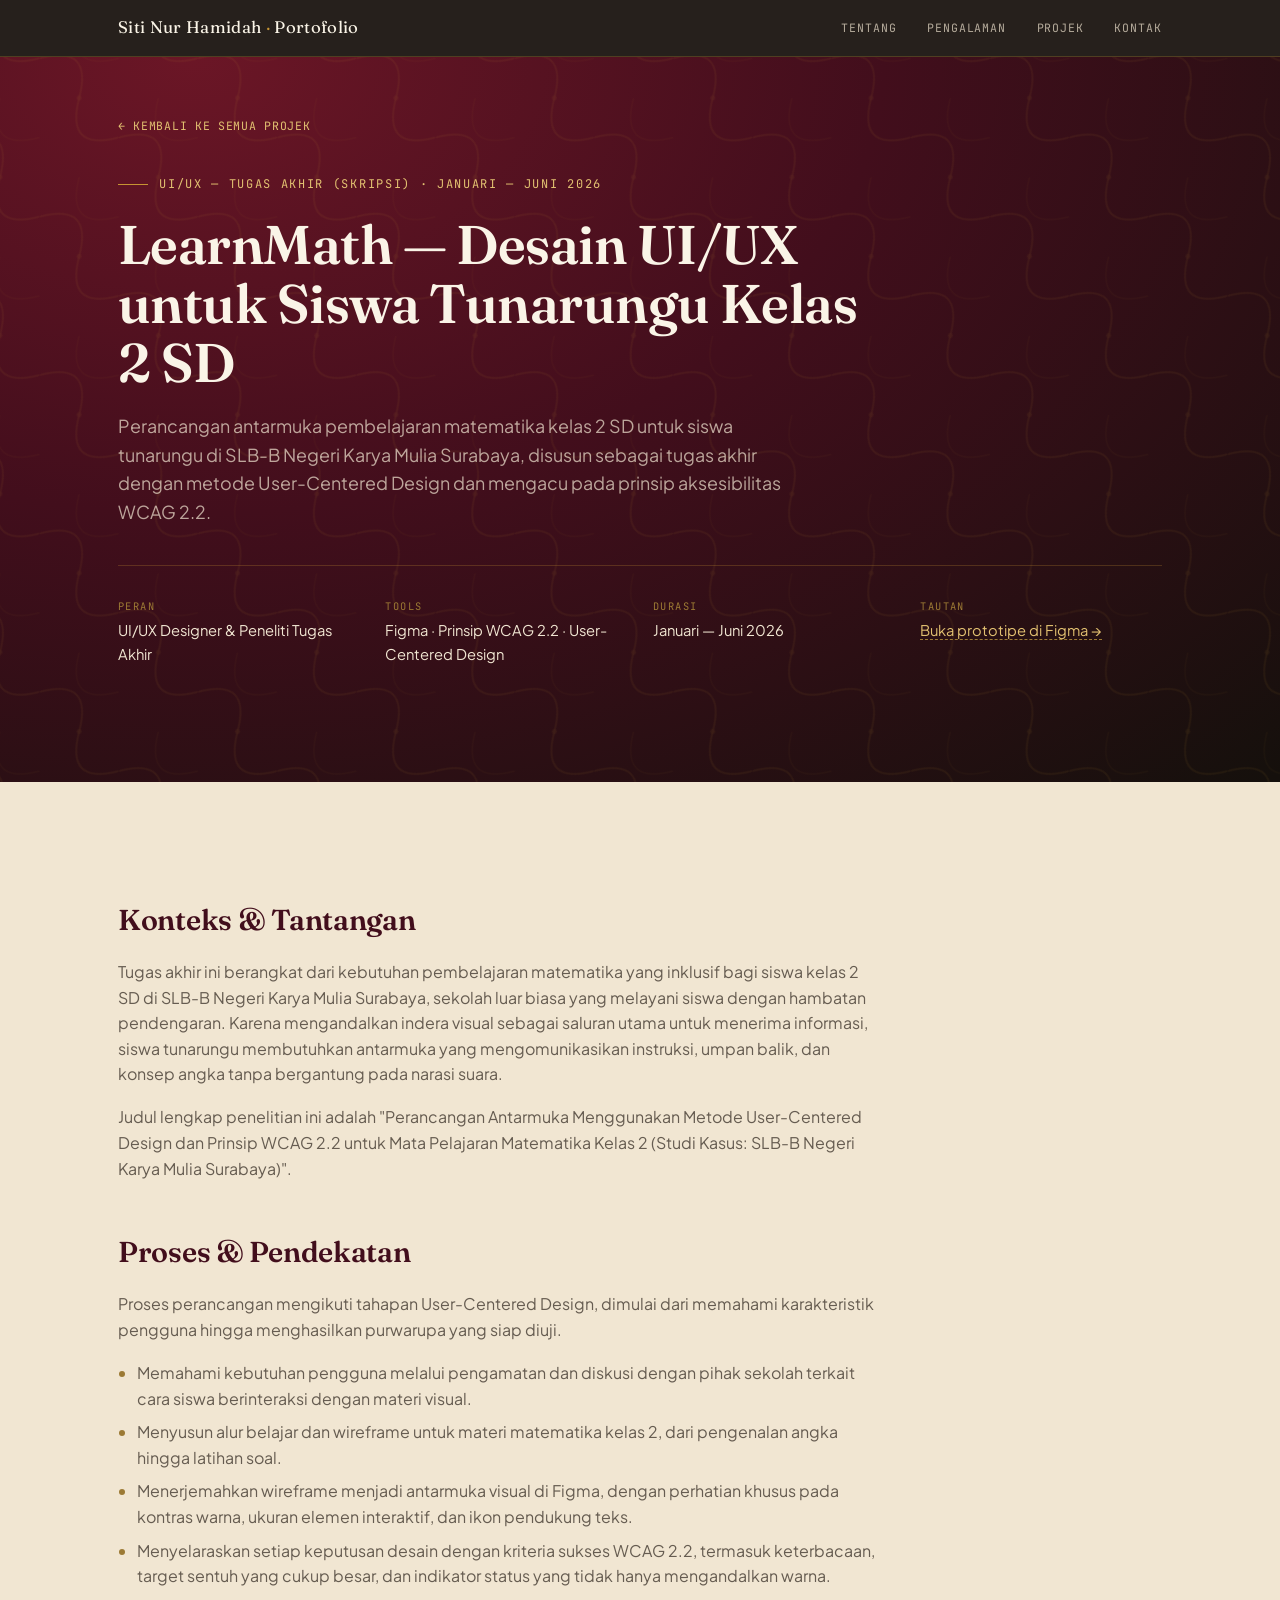
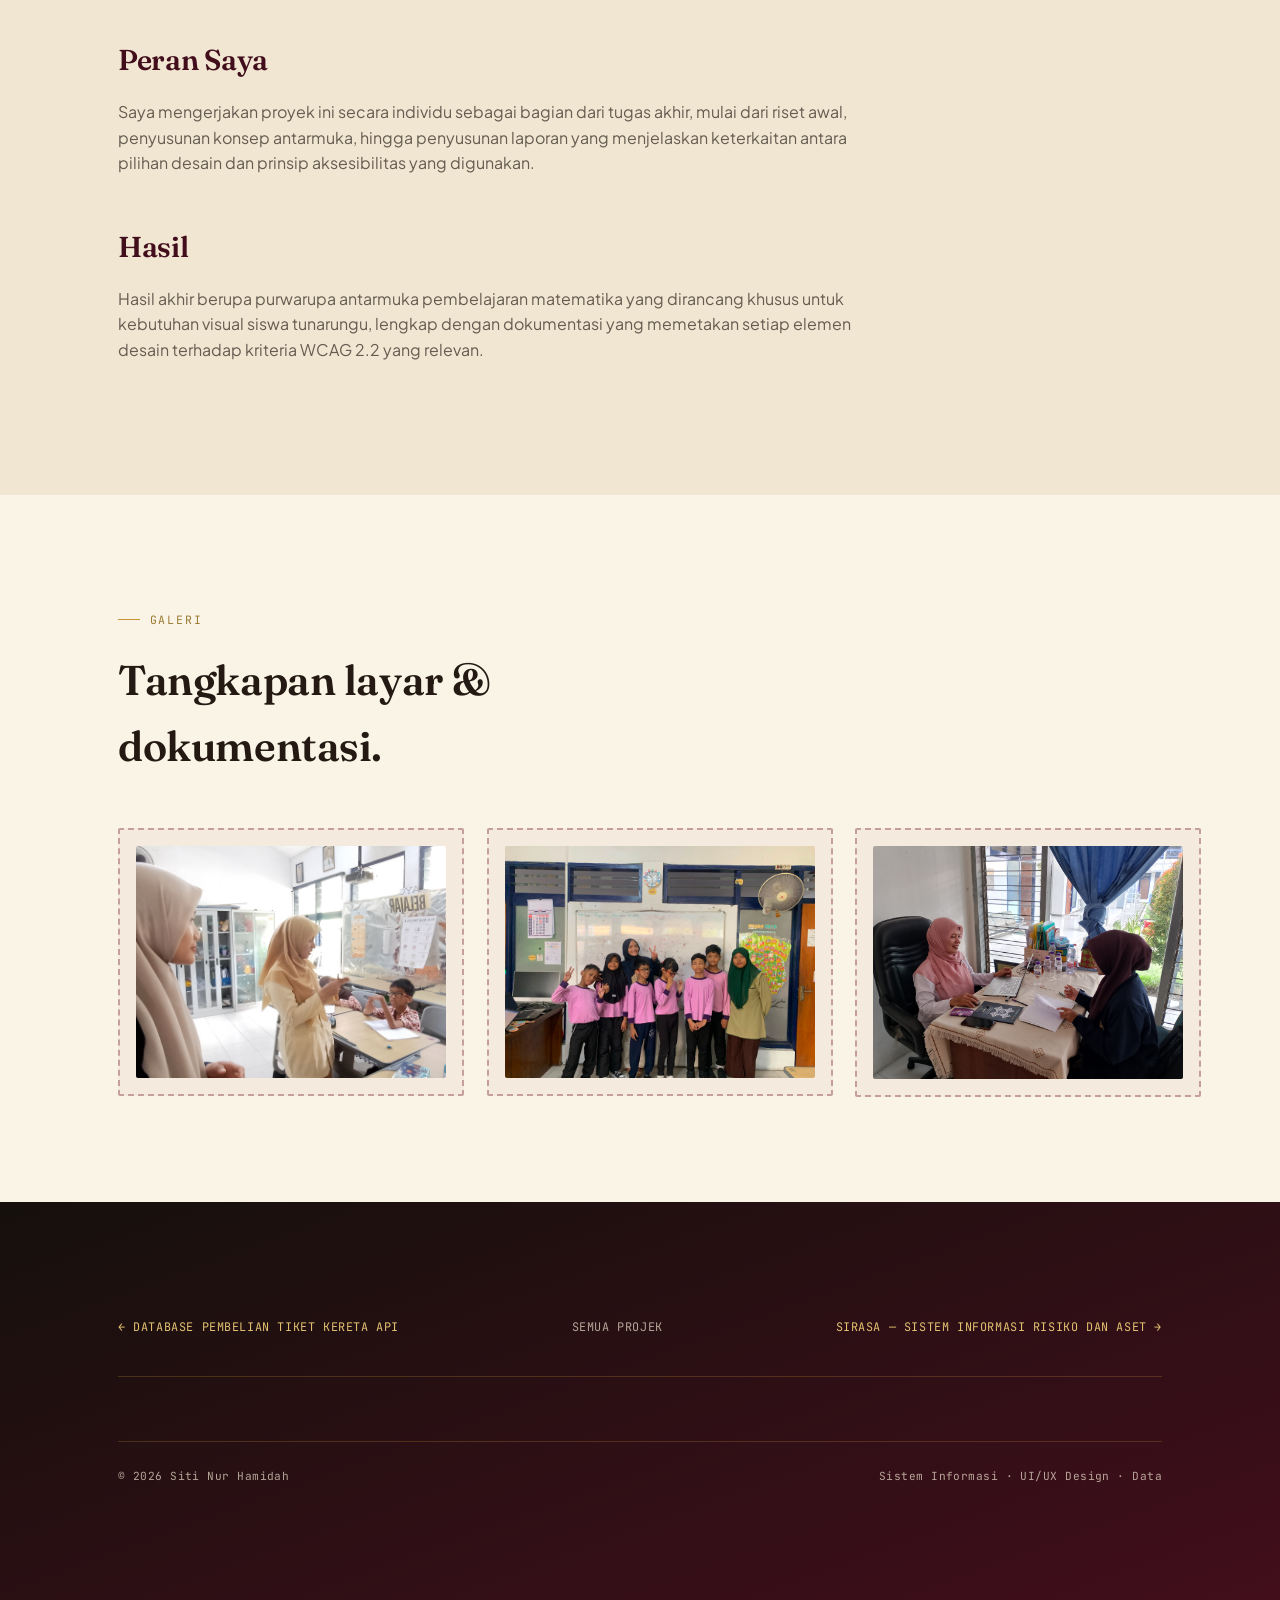
<file: projek-learnmath.html>
<!doctype html>
<html lang="id">
  <head>
    <meta charset="UTF-8" />
    <meta name="viewport" content="width=device-width, initial-scale=1.0" />
    <title>
      LearnMath — Desain UI/UX untuk Siswa Tunarungu — Studi Kasus | Siti Nur
      Hamidah
    </title>
    <link rel="preconnect" href="https://fonts.googleapis.com" />
    <link rel="preconnect" href="https://fonts.gstatic.com" crossorigin />
    <link
      href="https://fonts.googleapis.com/css2?family=Fraunces:ital,opsz,wght@0,9..144,300;0,9..144,450;0,9..144,600;1,9..144,450&family=Plus+Jakarta+Sans:ital,wght@0,400;0,500;0,600;0,700;1,400&family=JetBrains+Mono:wght@400;500&display=swap"
      rel="stylesheet"
    />
    <style>
      :root {
        --maroon-deep: #420e1c;
        --maroon: #6b1626;
        --maroon-light: #8e2a3e;
        --black: #15100c;
        --black-soft: #1e1712;
        --cream: #f1e6d2;
        --cream-soft: #faf4e7;
        --gold: #c69433;
        --gold-light: #e2c171;
        --gold-dim: #9c7a34;
        --ink: #241a13;
        --ink-soft: rgba(36, 26, 19, 0.68);
        --ink-on-dark: #f1e6d2;
        --ink-on-dark-soft: rgba(241, 230, 210, 0.7);

        --font-display: "Fraunces", serif;
        --font-body: "Plus Jakarta Sans", sans-serif;
        --font-mono: "JetBrains Mono", monospace;

        --container: 1140px;
        --section-pad: clamp(4rem, 9vw, 7.5rem);
      }

      * {
        box-sizing: border-box;
      }
      html {
        scroll-behavior: smooth;
      }
      body {
        margin: 0;
        background: var(--cream);
        color: var(--ink);
        font-family: var(--font-body);
        font-size: 16px;
        line-height: 1.6;
        -webkit-font-smoothing: antialiased;
      }
      img,
      svg {
        display: block;
        max-width: 100%;
      }
      a {
        color: inherit;
      }
      ::selection {
        background: var(--gold-light);
        color: var(--maroon-deep);
      }

      h1,
      h2,
      h3,
      h4 {
        font-family: var(--font-display);
        font-weight: 600;
        margin: 0;
        color: inherit;
        letter-spacing: -0.01em;
      }

      .wrap {
        max-width: var(--container);
        margin: 0 auto;
        padding: 0 clamp(1.5rem, 5vw, 3rem);
      }
      .eyebrow {
        font-family: var(--font-mono);
        font-size: 0.72rem;
        letter-spacing: 0.16em;
        text-transform: uppercase;
        display: flex;
        align-items: center;
        gap: 0.6rem;
        margin-bottom: 1.1rem;
        color: var(--gold-dim);
      }
      .eyebrow::before {
        content: "";
        width: 22px;
        height: 1px;
        background: var(--gold);
        display: inline-block;
      }
      .section--dark .eyebrow {
        color: var(--gold-light);
      }

      .section {
        padding: var(--section-pad) 0;
        position: relative;
      }
      .section--light {
        background: var(--cream);
        color: var(--ink);
      }
      .section--soft {
        background: var(--cream-soft);
        color: var(--ink);
      }
      .section--dark {
        background: linear-gradient(
          160deg,
          var(--black) 0%,
          var(--maroon-deep) 100%
        );
        color: var(--ink-on-dark);
      }

      /* ---------- nav ---------- */
      header.nav {
        position: sticky;
        top: 0;
        z-index: 50;
        background: rgba(21, 16, 12, 0.92);
        backdrop-filter: blur(6px);
        border-bottom: 1px solid rgba(198, 148, 51, 0.25);
      }
      .nav-inner {
        max-width: var(--container);
        margin: 0 auto;
        padding: 0.9rem clamp(1.5rem, 5vw, 3rem);
        display: flex;
        align-items: center;
        justify-content: space-between;
      }
      .nav-name {
        font-family: var(--font-display);
        font-size: 1.05rem;
        color: var(--cream-soft);
        letter-spacing: 0.02em;
      }
      .nav-name span {
        color: var(--gold);
      }
      .nav-links {
        display: flex;
        gap: 1.9rem;
        list-style: none;
        margin: 0;
        padding: 0;
        font-family: var(--font-mono);
        font-size: 0.72rem;
        letter-spacing: 0.08em;
        text-transform: uppercase;
      }
      .nav-links a {
        text-decoration: none;
        color: var(--ink-on-dark-soft);
        padding-bottom: 4px;
        border-bottom: 1px solid transparent;
        transition:
          color 0.25s,
          border-color 0.25s;
      }
      .nav-links a:hover {
        color: var(--gold-light);
        border-color: var(--gold);
      }
      .nav-toggle {
        display: none;
        background: none;
        border: 1px solid var(--gold-dim);
        color: var(--gold-light);
        font-family: var(--font-mono);
        font-size: 0.7rem;
        letter-spacing: 0.08em;
        padding: 0.45rem 0.7rem;
        border-radius: 2px;
        cursor: pointer;
      }

      @media (max-width: 860px) {
        .nav-links {
          position: absolute;
          top: 100%;
          left: 0;
          right: 0;
          background: var(--black-soft);
          flex-direction: column;
          gap: 0;
          max-height: 0;
          overflow: hidden;
          transition: max-height 0.35s ease;
          border-bottom: 1px solid rgba(198, 148, 51, 0.25);
        }
        .nav-links.open {
          max-height: 400px;
        }
        .nav-links li {
          border-top: 1px solid rgba(198, 148, 51, 0.12);
        }
        .nav-links a {
          display: block;
          padding: 0.85rem clamp(1.5rem, 5vw, 3rem);
          border-bottom: none;
        }
        .nav-toggle {
          display: block;
        }
      }

      /* ---------- ornament ---------- */
      .divider {
        width: 100%;
        height: 20px;
        color: var(--gold);
        opacity: 0.55;
      }
      .section--dark .divider {
        opacity: 0.4;
      }
      .divider svg {
        width: 100%;
        height: 100%;
      }

      .motif-bg {
        position: absolute;
        inset: 0;
        overflow: hidden;
        pointer-events: none;
        color: var(--gold);
      }
      .motif-bg svg {
        width: 100%;
        height: 100%;
        opacity: 0.14;
      }

      .flourish {
        width: 34px;
        height: 34px;
        color: var(--gold);
        opacity: 0.85;
        margin-bottom: 1.4rem;
      }

      /* ---------- hero ---------- */
      .hero {
        position: relative;
        background: radial-gradient(
          120% 140% at 15% 0%,
          var(--maroon) 0%,
          var(--maroon-deep) 45%,
          var(--black) 100%
        );
        color: var(--ink-on-dark);
        padding: clamp(2rem, 4vw, 3rem) 0 clamp(4rem, 8vw, 6rem);
        overflow: hidden;
      }
      .hero .wrap {
        position: relative;
        z-index: 2;
      }
      .hero-eyebrow {
        font-family: var(--font-mono);
        font-size: 0.75rem;
        letter-spacing: 0.2em;
        text-transform: uppercase;
        color: var(--gold-light);
        margin-bottom: 1.6rem;
        display: flex;
        align-items: center;
        gap: 0.7rem;
      }
      .hero-eyebrow::before {
        content: "";
        width: 34px;
        height: 1px;
        background: var(--gold);
      }
      h1.hero-name {
        font-size: clamp(3rem, 8vw, 5.6rem);
        font-weight: 600;
        line-height: 0.98;
        color: var(--cream-soft);
        margin-bottom: 0.6rem;
      }
      h1.hero-name em {
        font-style: italic;
        font-weight: 450;
        color: var(--gold-light);
      }
      .hero-role {
        font-family: var(--font-mono);
        font-size: clamp(0.85rem, 1.6vw, 1.05rem);
        letter-spacing: 0.06em;
        color: var(--gold-light);
        margin-bottom: 1.8rem;
      }
      .hero-desc {
        /* max-width: 560px; */
        font-size: clamp(1rem, 1.6vw, 1.15rem);
        color: var(--ink-on-dark-soft);
        margin-bottom: 2.6rem;
      }
      .hero-cta {
        display: flex;
        gap: 1rem;
        flex-wrap: wrap;
        margin-bottom: 3.2rem;
      }
      .btn {
        font-family: var(--font-mono);
        font-size: 0.78rem;
        letter-spacing: 0.08em;
        text-transform: uppercase;
        padding: 0.9rem 1.6rem;
        border-radius: 2px;
        text-decoration: none;
        display: inline-flex;
        align-items: center;
        gap: 0.5rem;
        transition:
          transform 0.25s ease,
          background 0.25s ease,
          color 0.25s ease,
          border-color 0.25s;
      }
      .btn-solid {
        background: var(--gold);
        color: var(--maroon-deep);
        border: 1px solid var(--gold);
      }
      .btn-solid:hover {
        background: var(--gold-light);
        transform: translateY(-2px);
      }
      .btn-outline {
        border: 1px solid var(--gold-dim);
        color: var(--gold-light);
        background: transparent;
      }
      .btn-outline:hover {
        border-color: var(--gold);
        color: var(--cream-soft);
        transform: translateY(-2px);
      }

      .hero-contacts {
        display: flex;
        flex-wrap: wrap;
        gap: 2rem 2.6rem;
        padding-top: 2rem;
        border-top: 1px solid rgba(198, 148, 51, 0.25);
      }
      .hero-contacts .item {
        display: flex;
        flex-direction: column;
        gap: 0.25rem;
      }
      .hero-contacts .label {
        font-family: var(--font-mono);
        font-size: 0.65rem;
        letter-spacing: 0.14em;
        color: var(--gold-dim);
        text-transform: uppercase;
      }
      .hero-contacts .value {
        font-size: 0.92rem;
        color: var(--ink-on-dark);
      }

      /* ---------- about ---------- */
      .about-grid {
        display: grid;
        grid-template-columns: 1.15fr 0.85fr;
        gap: clamp(2.5rem, 6vw, 5rem);
        align-items: start;
      }
      @media (max-width: 860px) {
        .about-grid {
          grid-template-columns: 1fr;
        }
      }
      .about-lead {
        font-family: var(--font-display);
        font-weight: 450;
        font-style: italic;
        font-size: clamp(1.3rem, 2.4vw, 1.7rem);
        line-height: 1.45;
        color: var(--maroon-deep);
        margin-bottom: 1.6rem;
      }
      .about-body p {
        color: var(--ink-soft);
        font-size: 1rem;
        margin: 0 0 1.1rem;
      }
      .stat-card {
        background: var(--cream-soft);
        border: 1px solid rgba(107, 22, 38, 0.15);
        border-left: 3px solid var(--gold);
        padding: 1.4rem 1.6rem;
        margin-bottom: 1rem;
      }
      .stat-card .num {
        font-family: var(--font-display);
        font-size: 2.1rem;
        color: var(--maroon);
        line-height: 1;
      }
      .stat-card .lbl {
        font-family: var(--font-mono);
        font-size: 0.72rem;
        letter-spacing: 0.06em;
        color: var(--ink-soft);
        text-transform: uppercase;
        margin-top: 0.4rem;
      }

      /* ---------- skills ---------- */
      .skills-grid {
        display: grid;
        grid-template-columns: repeat(2, 1fr);
        gap: 1.6rem;
      }
      @media (max-width: 700px) {
        .skills-grid {
          grid-template-columns: 1fr;
        }
      }
      .skill-card {
        background: var(--black-soft);
        border: 1px solid rgba(198, 148, 51, 0.2);
        padding: 1.9rem 2rem;
        position: relative;
      }
      .skill-card h3 {
        font-size: 1.05rem;
        color: var(--gold-light);
        margin-bottom: 1.1rem;
        font-weight: 600;
      }
      .tag-row {
        display: flex;
        flex-wrap: wrap;
        gap: 0.5rem;
      }
      .tag {
        font-family: var(--font-mono);
        font-size: 0.74rem;
        border: 1px solid rgba(198, 148, 51, 0.35);
        color: var(--ink-on-dark-soft);
        padding: 0.35rem 0.7rem;
        border-radius: 2px;
      }

      /* ---------- timeline (experience & org) ---------- */
      .timeline {
        position: relative;
        margin-top: 1rem;
      }
      .timeline::before {
        content: "";
        position: absolute;
        left: 0;
        top: 6px;
        bottom: 6px;
        width: 1px;
        background: linear-gradient(var(--gold), transparent 96%);
      }
      .section--light .timeline::before,
      .section--soft .timeline::before {
        background: linear-gradient(rgba(107, 22, 38, 0.35), transparent 96%);
      }
      .t-item {
        position: relative;
        padding-left: 2.4rem;
        padding-bottom: 2.6rem;
      }
      .t-item:last-child {
        padding-bottom: 0;
      }
      .t-item::before {
        content: "";
        position: absolute;
        left: -4px;
        top: 6px;
        width: 9px;
        height: 9px;
        border-radius: 50%;
        background: var(--gold);
        box-shadow: 0 0 0 4px var(--cream);
      }
      .section--dark .t-item::before {
        box-shadow: 0 0 0 4px var(--black);
      }
      .t-period {
        font-family: var(--font-mono);
        font-size: 0.72rem;
        letter-spacing: 0.06em;
        color: var(--gold-dim);
        text-transform: uppercase;
        margin-bottom: 0.4rem;
        display: block;
      }
      .t-role {
        font-family: var(--font-display);
        font-size: 1.3rem;
        font-weight: 600;
        margin-bottom: 0.15rem;
      }
      .t-org {
        font-size: 0.92rem;
        color: var(--ink-soft);
        margin-bottom: 0.7rem;
        font-style: italic;
      }
      .section--dark .t-org {
        color: var(--ink-on-dark-soft);
      }
      .t-desc {
        font-size: 0.95rem;
        max-width: 640px;
        color: var(--ink-soft);
      }
      .section--dark .t-desc {
        color: var(--ink-on-dark-soft);
      }

      /* ---------- education ---------- */
      .edu-grid {
        display: grid;
        grid-template-columns: 1fr 1fr;
        gap: 1.8rem;
      }
      @media (max-width: 700px) {
        .edu-grid {
          grid-template-columns: 1fr;
        }
      }
      .edu-card {
        background: var(--cream-soft);
        border: 1px solid rgba(107, 22, 38, 0.15);
        padding: 2rem;
        position: relative;
      }
      .edu-card::before {
        content: "";
        position: absolute;
        top: 0;
        left: 0;
        width: 100%;
        height: 3px;
        background: var(--maroon);
      }
      .edu-card .period {
        font-family: var(--font-mono);
        font-size: 0.72rem;
        color: var(--gold-dim);
        letter-spacing: 0.06em;
        text-transform: uppercase;
      }
      .edu-card h3 {
        font-size: 1.25rem;
        margin: 0.5rem 0 0.3rem;
        color: var(--maroon-deep);
      }
      .edu-card .concentration {
        font-size: 0.9rem;
        color: var(--ink-soft);
        margin-bottom: 0.6rem;
      }
      .edu-card .gpa {
        font-family: var(--font-mono);
        font-size: 0.85rem;
        color: var(--maroon);
      }

      /* ---------- projects ---------- */
      .proj-grid {
        display: grid;
        grid-template-columns: repeat(3, 1fr);
        gap: 1.5rem;
      }
      @media (max-width: 960px) {
        .proj-grid {
          grid-template-columns: repeat(2, 1fr);
        }
      }
      @media (max-width: 640px) {
        .proj-grid {
          grid-template-columns: 1fr;
        }
      }
      .proj-card {
        background: var(--cream-soft);
        border: 1px solid rgba(107, 22, 38, 0.14);
        padding: 1.7rem 1.6rem;
        display: flex;
        flex-direction: column;
        gap: 0.9rem;
        transition:
          transform 0.3s ease,
          box-shadow 0.3s ease;
      }
      .proj-card:hover {
        transform: translateY(-5px);
        box-shadow: 0 14px 30px -18px rgba(66, 14, 28, 0.45);
      }
      .proj-tag {
        align-self: flex-start;
        font-family: var(--font-mono);
        font-size: 0.68rem;
        letter-spacing: 0.06em;
        text-transform: uppercase;
        background: var(--maroon);
        color: var(--cream-soft);
        padding: 0.3rem 0.6rem;
      }
      .proj-card h3 {
        font-size: 1.1rem;
        color: var(--maroon-deep);
        line-height: 1.3;
      }

      .proj-link {
        display: inline-flex;
        align-items: center;
        gap: 0.3rem;
        align-self: flex-start;
        font-family: var(--font-mono);
        font-size: 0.72rem;
        letter-spacing: 0.03em;
        color: var(--maroon);
        text-decoration: none;
        border-bottom: 1px dashed var(--gold-dim);
        padding-bottom: 2px;
        transition:
          color 0.25s ease,
          border-color 0.25s ease;
      }
      .proj-link:hover {
        color: var(--maroon-light);
        border-color: var(--gold);
      }
      .proj-link--detail {
        color: var(--gold-dim);
        border-bottom-style: solid;
      }
      .proj-link--detail:hover {
        color: var(--maroon);
        border-color: var(--maroon);
      }
      .proj-link-row {
        display: flex;
        flex-wrap: wrap;
        gap: 0.4rem 1.1rem;
      }
      .proj-period {
        font-family: var(--font-mono);
        font-size: 0.68rem;
        color: var(--gold-dim);
        letter-spacing: 0.05em;
        text-transform: uppercase;
      }
      .proj-tools {
        font-family: var(--font-mono);
        font-size: 0.72rem;
        color: var(--ink-soft);
      }
      .proj-card p {
        font-size: 0.88rem;
        color: var(--ink-soft);
        margin: 0;
      }

      /* ---------- organisasi list ---------- */
      .org-list {
        display: flex;
        flex-direction: column;
      }

      /* ---------- certificates ---------- */
      .cert-cols {
        display: grid;
        grid-template-columns: 1.1fr 0.9fr;
        gap: clamp(2rem, 5vw, 4rem);
      }
      @media (max-width: 860px) {
        .cert-cols {
          grid-template-columns: 1fr;
        }
      }
      .cert-list {
        list-style: none;
        margin: 0;
        padding: 0;
      }
      .cert-list li {
        display: flex;
        justify-content: space-between;
        gap: 1rem;
        padding: 1.1rem 0;
        border-bottom: 1px solid rgba(198, 148, 51, 0.25);
        font-size: 0.95rem;
      }
      .cert-list li .c-name {
        color: var(--cream-soft);
      }
      .cert-list li .c-meta {
        font-family: var(--font-mono);
        font-size: 0.72rem;
        color: var(--gold-dim);
        white-space: nowrap;
      }
      .badge-cloud {
        display: flex;
        flex-wrap: wrap;
        gap: 0.6rem;
        align-content: flex-start;
      }
      .badge {
        font-family: var(--font-mono);
        font-size: 0.72rem;
        line-height: 1.4;
        border: 1px solid rgba(198, 148, 51, 0.35);
        color: var(--ink-on-dark-soft);
        padding: 0.55rem 0.8rem;
      }

      /* ---------- contact / footer ---------- */
      .contact-inner {
        display: grid;
        grid-template-columns: 1.2fr 0.8fr;
        gap: clamp(2.5rem, 6vw, 5rem);
        align-items: end;
      }
      @media (max-width: 860px) {
        .contact-inner {
          grid-template-columns: 1fr;
        }
      }
      .contact-title {
        font-size: clamp(2.4rem, 6vw, 4rem);
        color: var(--cream-soft);
        line-height: 1.05;
      }
      .contact-title em {
        font-style: italic;
        color: var(--gold-light);
        font-weight: 450;
      }
      .contact-sub {
        color: var(--ink-on-dark-soft);
        margin-top: 1.2rem;
        max-width: 460px;
      }
      .contact-list {
        margin-top: 2.2rem;
        display: flex;
        flex-direction: column;
        gap: 1.1rem;
      }
      .contact-list a {
        text-decoration: none;
        font-size: 1.05rem;
        color: var(--cream-soft);
        display: flex;
        align-items: baseline;
        gap: 0.9rem;
        border-bottom: 1px solid transparent;
        width: fit-content;
        transition:
          border-color 0.25s,
          color 0.25s;
      }
      .contact-list a:hover {
        color: var(--gold-light);
        border-color: var(--gold);
      }
      .contact-list .k {
        font-family: var(--font-mono);
        font-size: 0.68rem;
        color: var(--gold-dim);
        letter-spacing: 0.1em;
        text-transform: uppercase;
        width: 70px;
        flex-shrink: 0;
      }

      footer {
        border-top: 1px solid rgba(198, 148, 51, 0.25);
        margin-top: 4rem;
        padding-top: 1.6rem;
        display: flex;
        justify-content: space-between;
        flex-wrap: wrap;
        gap: 0.8rem;
        font-family: var(--font-mono);
        font-size: 0.7rem;
        letter-spacing: 0.04em;
        color: var(--ink-on-dark-soft);
      }

      /* reveal animation */
      .reveal {
        opacity: 0;
        transform: translateY(18px);
        transition:
          opacity 0.7s ease,
          transform 0.7s ease;
      }
      .reveal.in {
        opacity: 1;
        transform: translateY(0);
      }
      @media (prefers-reduced-motion: reduce) {
        html {
          scroll-behavior: auto;
        }
        .reveal {
          opacity: 1;
          transform: none;
          transition: none;
        }
        .proj-card:hover,
        .btn:hover {
          transform: none;
        }
      }

      .section-head {
        max-width: 640px;
        margin-bottom: 3rem;
      }
      .section-head h2 {
        font-size: clamp(1.9rem, 4vw, 2.6rem);
      }

      /* ---------- photo placeholder ---------- */
      .photo-slot {
        display: flex;
        flex-direction: column;
        align-items: center;
        justify-content: center;
        gap: 0.5rem;
        border: 2px dashed rgba(107, 22, 38, 0.35);
        background: rgba(107, 22, 38, 0.04);
        color: var(--ink-soft);
        font-family: var(--font-mono);
        font-size: 0.64rem;
        letter-spacing: 0.05em;
        text-transform: uppercase;
        text-align: center;
        padding: 1rem;
        border-radius: 2px;
      }
      .photo-slot svg {
        width: 24px;
        height: 24px;
        opacity: 0.5;
      }
      .photo-slot--on-dark {
        border-color: rgba(198, 148, 51, 0.4);
        background: rgba(198, 148, 51, 0.05);
        color: var(--ink-on-dark-soft);
      }
      .t-photo {
        display: block;
        width: 100%;
        object-fit: cover;
        border-radius: 2px;
      }
      .hero-grid {
        display: grid;
        grid-template-columns: 1fr auto;
        gap: clamp(2rem, 6vw, 4.5rem);
        align-items: center;
      }
      @media (max-width: 780px) {
        .hero-grid {
          grid-template-columns: 1fr;
        }
        .photo-slot--profile {
          order: -1;
          justify-self: start;
        }
      }
      .photo-slot--profile {
        width: 168px;
        aspect-ratio: 3 / 4;
        justify-self: end;
        align-self: center;
      }
      .photo-slot--timeline {
        width: 100%;
        max-width: 420px;
        aspect-ratio: 16 / 9;
        margin-top: 1.1rem;
      }
      .photo-slot--project {
        width: 100%;
        aspect-ratio: 4 / 3;
      }

      /* ---------- detail page: back link ---------- */
      .back-link {
        display: inline-flex;
        align-items: center;
        gap: 0.4rem;
        font-family: var(--font-mono);
        font-size: 0.72rem;
        letter-spacing: 0.06em;
        text-transform: uppercase;
        color: var(--gold-light);
        text-decoration: none;
        border-bottom: 1px solid transparent;
        margin-bottom: 2.4rem;
        transition:
          border-color 0.25s,
          color 0.25s;
      }
      .back-link:hover {
        color: var(--cream-soft);
        border-color: var(--gold);
      }

      /* ---------- detail hero ---------- */
      .detail-hero {
        position: relative;
        background: radial-gradient(
          120% 140% at 15% 0%,
          var(--maroon) 0%,
          var(--maroon-deep) 45%,
          var(--black) 100%
        );
        color: var(--ink-on-dark);
        padding: clamp(2.2rem, 5vw, 3.4rem) 0 clamp(3.5rem, 7vw, 5rem);
        overflow: hidden;
      }
      .detail-hero .wrap {
        position: relative;
        z-index: 2;
      }
      .detail-tagline {
        font-family: var(--font-mono);
        font-size: 0.75rem;
        letter-spacing: 0.14em;
        text-transform: uppercase;
        color: var(--gold-light);
        margin-bottom: 1.4rem;
        display: flex;
        align-items: center;
        gap: 0.7rem;
        flex-wrap: wrap;
      }
      .detail-tagline::before {
        content: "";
        width: 30px;
        height: 1px;
        background: var(--gold);
      }
      h1.detail-title {
        font-size: clamp(2.1rem, 5vw, 3.4rem);
        font-weight: 600;
        line-height: 1.08;
        color: var(--cream-soft);
        margin-bottom: 1.2rem;
        max-width: 780px;
      }
      .detail-summary {
        font-size: clamp(1rem, 1.5vw, 1.12rem);
        color: var(--ink-on-dark-soft);
        max-width: 680px;
        margin-bottom: 2.4rem;
      }
      .detail-meta-row {
        display: grid;
        grid-template-columns: repeat(4, 1fr);
        gap: 1.6rem;
        padding-top: 2rem;
        border-top: 1px solid rgba(198, 148, 51, 0.25);
        margin-bottom: 2.2rem;
      }
      @media (max-width: 780px) {
        .detail-meta-row {
          grid-template-columns: repeat(2, 1fr);
        }
      }
      .meta-item {
        display: flex;
        flex-direction: column;
        gap: 0.3rem;
      }
      .meta-item .label {
        font-family: var(--font-mono);
        font-size: 0.65rem;
        letter-spacing: 0.14em;
        color: var(--gold-dim);
        text-transform: uppercase;
      }
      .meta-item .value {
        font-size: 0.92rem;
        color: var(--ink-on-dark);
      }
      .meta-item .value a {
        color: var(--gold-light);
        text-decoration: none;
        border-bottom: 1px dashed var(--gold-dim);
      }
      .meta-item .value a:hover {
        color: var(--cream-soft);
        border-color: var(--gold);
      }

      /* ---------- detail body / prose ---------- */
      .detail-body {
        max-width: 760px;
      }
      .detail-body h2 {
        font-size: clamp(1.4rem, 2.6vw, 1.8rem);
        color: var(--maroon-deep);
        margin-top: 3rem;
        margin-bottom: 1rem;
      }
      .detail-body h2:first-child {
        margin-top: 0;
      }
      .detail-body p {
        color: var(--ink-soft);
        font-size: 1rem;
        margin: 0 0 1.1rem;
      }
      .detail-body ul {
        margin: 0 0 1.1rem;
        padding-left: 1.2rem;
        color: var(--ink-soft);
      }
      .detail-body li {
        margin-bottom: 0.5rem;
      }
      .detail-body li::marker {
        color: var(--gold-dim);
      }
      .pull-quote {
        font-family: var(--font-display);
        font-style: italic;
        font-weight: 450;
        font-size: 1.25rem;
        line-height: 1.5;
        color: var(--maroon-deep);
        border-left: 3px solid var(--gold);
        padding-left: 1.4rem;
        margin: 2rem 0;
      }

      /* ---------- gallery ---------- */
      .gallery-grid {
        display: grid;
        grid-template-columns: repeat(3, 1fr);
        gap: 1.4rem;
      }
      @media (max-width: 760px) {
        .gallery-grid {
          grid-template-columns: 1fr 1fr;
        }
      }
      @media (max-width: 520px) {
        .gallery-grid {
          grid-template-columns: 1fr;
        }
      }
      .photo-slot--gallery {
        width: 100%;
        aspect-ratio: 4 / 3;
      }

      /* ---------- prev / next / all projects nav ---------- */
      .detail-nav {
        display: flex;
        align-items: center;
        justify-content: space-between;
        flex-wrap: wrap;
        gap: 1rem;
        padding-bottom: 2.4rem;
        margin-bottom: 2.4rem;
        border-bottom: 1px solid rgba(198, 148, 51, 0.25);
      }
      .detail-nav a {
        font-family: var(--font-mono);
        font-size: 0.74rem;
        letter-spacing: 0.05em;
        text-transform: uppercase;
        text-decoration: none;
        color: var(--gold-light);
        border-bottom: 1px solid transparent;
        transition:
          border-color 0.25s,
          color 0.25s;
      }
      .detail-nav a:hover {
        color: var(--cream-soft);
        border-color: var(--gold);
      }
      .detail-nav .all-projects {
        color: var(--ink-on-dark-soft);
      }
    </style>
  </head>
  <body>
    <header class="nav">
      <div class="nav-inner">
        <a href="index.html" class="nav-name" style="text-decoration: none"
          >Siti Nur Hamidah <span>·</span> Portofolio</a
        >
        <button class="nav-toggle" id="navToggle" aria-expanded="false">
          MENU
        </button>
        <ul class="nav-links" id="navLinks">
          <li><a href="index.html#tentang">Tentang</a></li>
          <li><a href="index.html#pengalaman">Pengalaman</a></li>
          <li><a href="index.html#projek">Projek</a></li>
          <li><a href="index.html#kontak">Kontak</a></li>
        </ul>
      </div>
    </header>

    <section class="detail-hero">
      <div class="motif-bg" aria-hidden="true">
        <svg viewBox="0 0 800 600" preserveAspectRatio="xMidYMid slice">
          <defs>
            <pattern
              id="batikMotif"
              width="70"
              height="70"
              patternUnits="userSpaceOnUse"
              patternTransform="rotate(45)"
            >
              <path
                d="M0 35 Q17.5 5 35 35 T70 35"
                stroke="currentColor"
                stroke-width="1.3"
                fill="none"
                opacity=".55"
              />
              <path
                d="M0 0 Q17.5 30 35 0"
                stroke="currentColor"
                stroke-width="1"
                fill="none"
                opacity=".3"
              />
              <circle
                cx="35"
                cy="35"
                r="1.6"
                fill="currentColor"
                opacity=".5"
              />
            </pattern>
          </defs>
          <rect width="800" height="600" fill="url(#batikMotif)" />
        </svg>
      </div>
      <div class="wrap">
        <a href="index.html#projek" class="back-link"
          >← Kembali ke Semua Projek</a
        >
        <div class="detail-tagline">
          UI/UX — Tugas Akhir (Skripsi) · Januari — Juni 2026
        </div>
        <h1 class="detail-title">
          LearnMath — Desain UI/UX untuk Siswa Tunarungu Kelas 2 SD
        </h1>
        <p class="detail-summary">
          Perancangan antarmuka pembelajaran matematika kelas 2 SD untuk siswa
          tunarungu di SLB-B Negeri Karya Mulia Surabaya, disusun sebagai tugas
          akhir dengan metode User-Centered Design dan mengacu pada prinsip
          aksesibilitas WCAG 2.2.
        </p>
        <div class="detail-meta-row">
          <div class="meta-item">
            <span class="label">Peran</span>
            <span class="value">UI/UX Designer &amp; Peneliti Tugas Akhir</span>
          </div>
          <div class="meta-item">
            <span class="label">Tools</span>
            <span class="value"
              >Figma · Prinsip WCAG 2.2 · User-Centered Design</span
            >
          </div>
          <div class="meta-item">
            <span class="label">Durasi</span>
            <span class="value">Januari — Juni 2026</span>
          </div>
          <div class="meta-item">
            <span class="label">Tautan</span>
            <span class="value"
              ><a
                href="https://www.figma.com/design/znRp42WDoxolB9kz5g7jEX/KRISPI?node-id=77-12&t=wppiE4QRvR0UQuKw-1"
                target="_blank"
                rel="noopener"
                >Buka prototipe di Figma →</a
              ></span
            >
          </div>
        </div>
      </div>
    </section>

    <section class="section section--light">
      <div class="wrap">
        <div class="detail-body reveal">
          <h2>Konteks &amp; Tantangan</h2>
          <p>
            Tugas akhir ini berangkat dari kebutuhan pembelajaran matematika
            yang inklusif bagi siswa kelas 2 SD di SLB-B Negeri Karya Mulia
            Surabaya, sekolah luar biasa yang melayani siswa dengan hambatan
            pendengaran. Karena mengandalkan indera visual sebagai saluran utama
            untuk menerima informasi, siswa tunarungu membutuhkan antarmuka yang
            mengomunikasikan instruksi, umpan balik, dan konsep angka tanpa
            bergantung pada narasi suara.
          </p>
          <p>
            Judul lengkap penelitian ini adalah "Perancangan Antarmuka
            Menggunakan Metode User-Centered Design dan Prinsip WCAG 2.2 untuk
            Mata Pelajaran Matematika Kelas 2 (Studi Kasus: SLB-B Negeri Karya
            Mulia Surabaya)".
          </p>
          <h2>Proses &amp; Pendekatan</h2>
          <p>
            Proses perancangan mengikuti tahapan User-Centered Design, dimulai
            dari memahami karakteristik pengguna hingga menghasilkan purwarupa
            yang siap diuji.
          </p>
          <ul>
            <li>
              Memahami kebutuhan pengguna melalui pengamatan dan diskusi dengan
              pihak sekolah terkait cara siswa berinteraksi dengan materi
              visual.
            </li>
            <li>
              Menyusun alur belajar dan wireframe untuk materi matematika kelas
              2, dari pengenalan angka hingga latihan soal.
            </li>
            <li>
              Menerjemahkan wireframe menjadi antarmuka visual di Figma, dengan
              perhatian khusus pada kontras warna, ukuran elemen interaktif, dan
              ikon pendukung teks.
            </li>
            <li>
              Menyelaraskan setiap keputusan desain dengan kriteria sukses WCAG
              2.2, termasuk keterbacaan, target sentuh yang cukup besar, dan
              indikator status yang tidak hanya mengandalkan warna.
            </li>
          </ul>
          <h2>Peran Saya</h2>
          <p>
            Saya mengerjakan proyek ini secara individu sebagai bagian dari
            tugas akhir, mulai dari riset awal, penyusunan konsep antarmuka,
            hingga penyusunan laporan yang menjelaskan keterkaitan antara
            pilihan desain dan prinsip aksesibilitas yang digunakan.
          </p>
          <h2>Hasil</h2>
          <p>
            Hasil akhir berupa purwarupa antarmuka pembelajaran matematika yang
            dirancang khusus untuk kebutuhan visual siswa tunarungu, lengkap
            dengan dokumentasi yang memetakan setiap elemen desain terhadap
            kriteria WCAG 2.2 yang relevan.
          </p>
        </div>
      </div>
    </section>

    <section class="section section--soft">
      <div class="wrap">
        <div class="section-head reveal">
          <div class="eyebrow">Galeri</div>
          <h2>Tangkapan layar &amp; dokumentasi.</h2>
        </div>
        <div class="gallery-grid">
          <div class="photo-slot photo-slot--gallery reveal">
            <img
              src="images/learnmath/IMG_20251112_103034.jpg"
              alt="Tangkapan layar antarmuka pembelajaran matematika untuk siswa tunarungu, menampilkan halaman latihan soal dengan pertanyaan dan pilihan jawaban."
              class="t-photo"
            />
          </div>
          <div class="photo-slot photo-slot--gallery reveal">
            <img
              src="images/learnmath/WhatsApp Image 2026-08-29 at 6.41.28 PM.jpeg"
              alt="Tangkapan layar antarmuka pembelajaran matematika untuk siswa tunarungu, menampilkan halaman pengenalan angka dengan ilustrasi visual."
              class="t-photo"
            />
          </div>
          <div class="photo-slot photo-slot--gallery reveal">
            <img
              src="images/learnmath/wwc kepsek.jpg"
              alt="Tangkapan layar antarmuka pembelajaran matematika untuk siswa tunarungu, menampilkan halaman hasil latihan dengan umpan balik visual."
              class="t-photo"
            />
          </div>
        </div>
      </div>
    </section>

    <section class="section section--dark">
      <div class="wrap">
        <div class="detail-nav">
          <a href="projek-tiket-kereta.html"
            >← Database Pembelian Tiket Kereta Api</a
          >
          <a href="index.html#projek" class="all-projects">Semua Projek</a>
          <a href="projek-sirasa.html"
            >SIRASA — Sistem Informasi Risiko dan Aset →</a
          >
        </div>
        <footer>
          <span>© 2026 Siti Nur Hamidah</span>
          <span>Sistem Informasi · UI/UX Design · Data</span>
        </footer>
      </div>
    </section>

    <script>
      const navToggle = document.getElementById("navToggle");
      const navLinks = document.getElementById("navLinks");
      navToggle.addEventListener("click", () => {
        const isOpen = navLinks.classList.toggle("open");
        navToggle.setAttribute("aria-expanded", isOpen);
      });
      navLinks.querySelectorAll("a").forEach((a) =>
        a.addEventListener("click", () => {
          navLinks.classList.remove("open");
          navToggle.setAttribute("aria-expanded", false);
        }),
      );
      const revealEls = document.querySelectorAll(".reveal");
      if ("IntersectionObserver" in window) {
        const io = new IntersectionObserver(
          (entries) => {
            entries.forEach((entry) => {
              if (entry.isIntersecting) {
                entry.target.classList.add("in");
                io.unobserve(entry.target);
              }
            });
          },
          { threshold: 0.12, rootMargin: "0px 0px -60px 0px" },
        );
        revealEls.forEach((el) => io.observe(el));
      } else {
        revealEls.forEach((el) => el.classList.add("in"));
      }
    </script>
  </body>
</html>
</file>
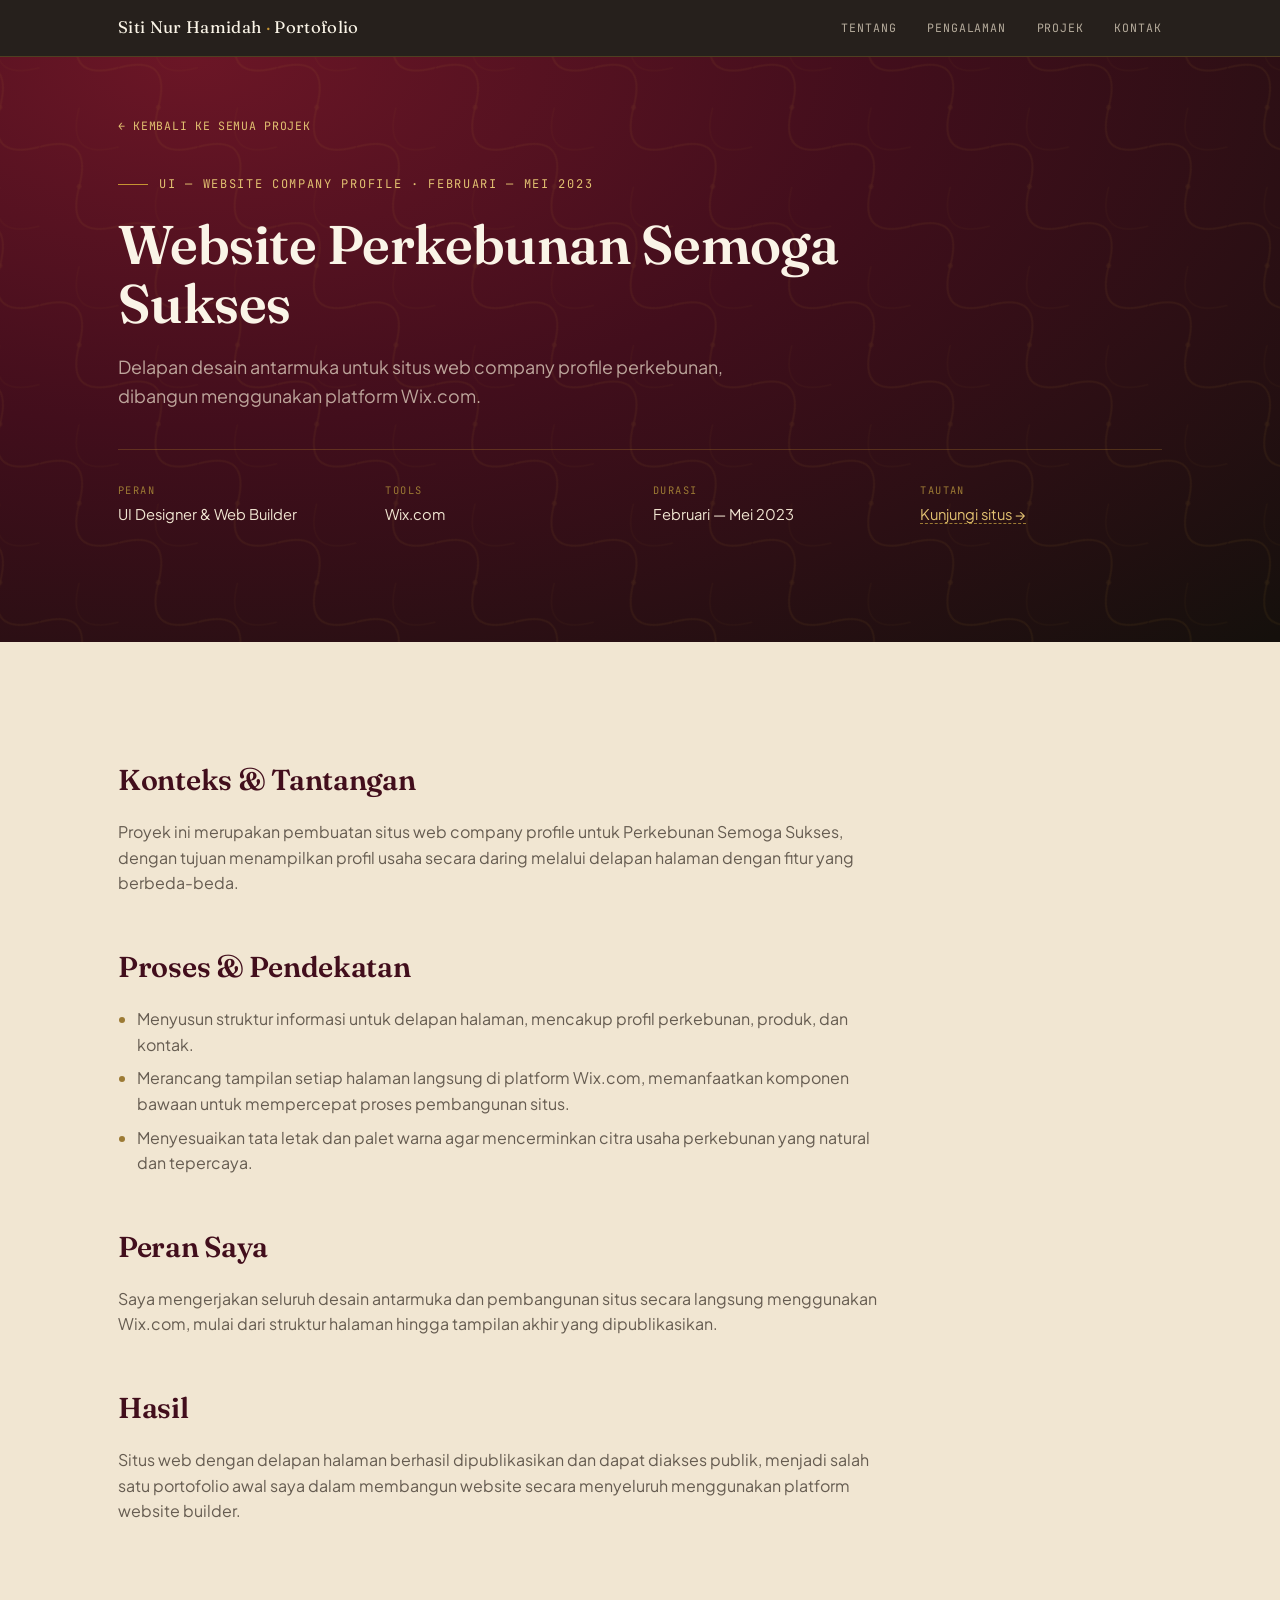
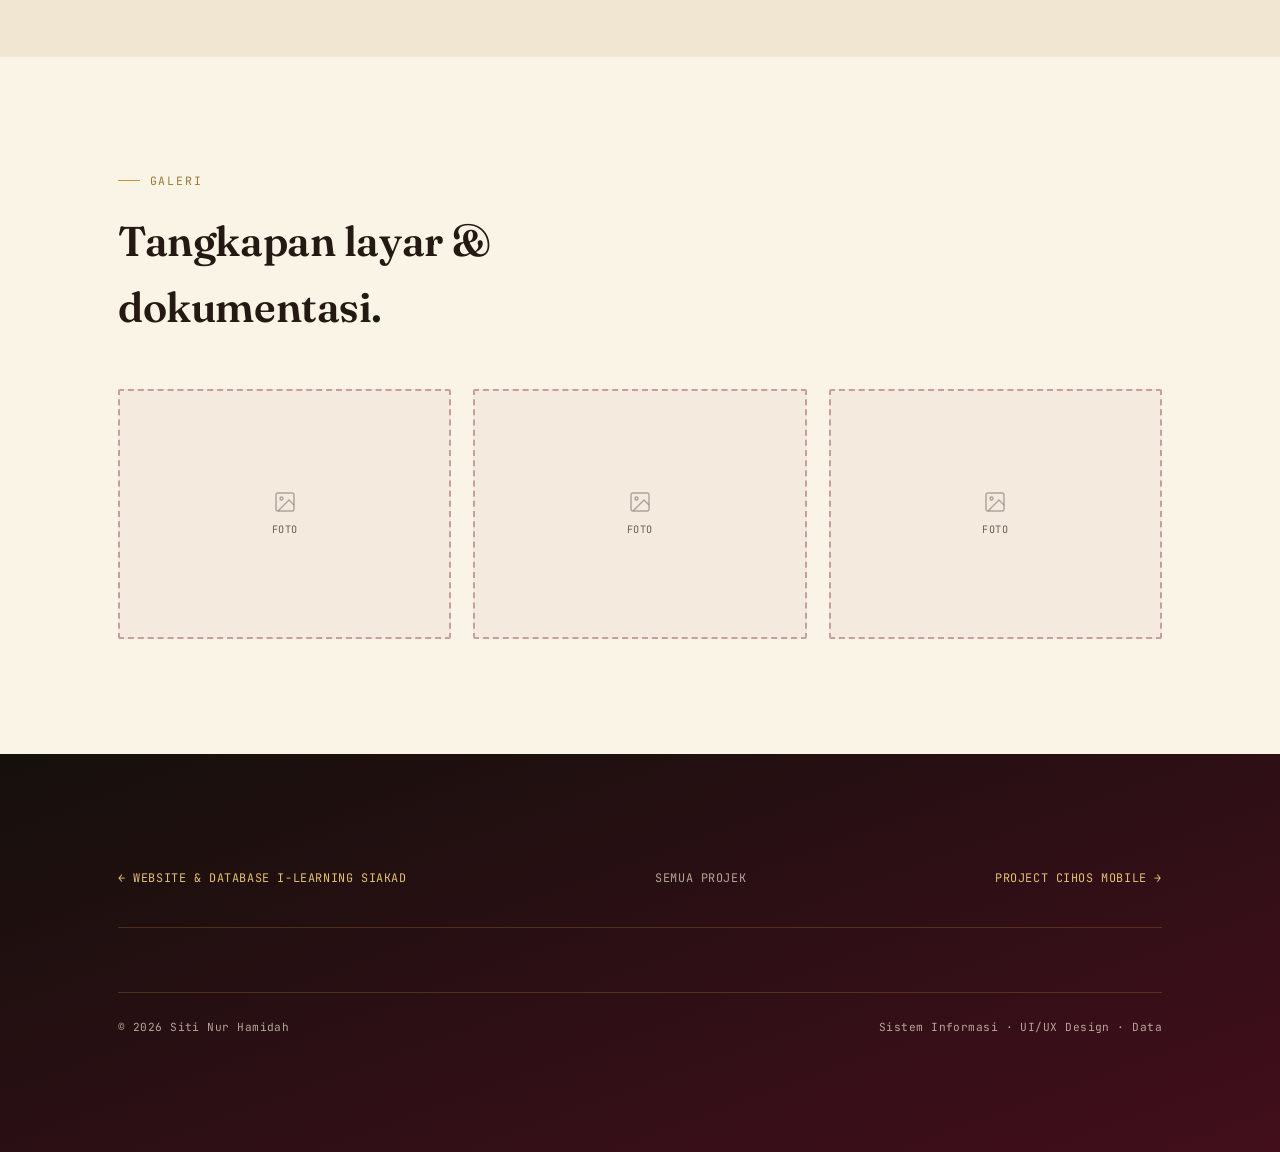
<file: projek-perkebunan.html>
<!doctype html>
<html lang="id">
  <head>
    <meta charset="UTF-8" />
    <meta name="viewport" content="width=device-width, initial-scale=1.0" />
    <title>
      Website Perkebunan Semoga Sukses — Studi Kasus | Siti Nur Hamidah
    </title>
    <link rel="preconnect" href="https://fonts.googleapis.com" />
    <link rel="preconnect" href="https://fonts.gstatic.com" crossorigin />
    <link
      href="https://fonts.googleapis.com/css2?family=Fraunces:ital,opsz,wght@0,9..144,300;0,9..144,450;0,9..144,600;1,9..144,450&family=Plus+Jakarta+Sans:ital,wght@0,400;0,500;0,600;0,700;1,400&family=JetBrains+Mono:wght@400;500&display=swap"
      rel="stylesheet"
    />
    <style>
      :root {
        --maroon-deep: #420e1c;
        --maroon: #6b1626;
        --maroon-light: #8e2a3e;
        --black: #15100c;
        --black-soft: #1e1712;
        --cream: #f1e6d2;
        --cream-soft: #faf4e7;
        --gold: #c69433;
        --gold-light: #e2c171;
        --gold-dim: #9c7a34;
        --ink: #241a13;
        --ink-soft: rgba(36, 26, 19, 0.68);
        --ink-on-dark: #f1e6d2;
        --ink-on-dark-soft: rgba(241, 230, 210, 0.7);

        --font-display: "Fraunces", serif;
        --font-body: "Plus Jakarta Sans", sans-serif;
        --font-mono: "JetBrains Mono", monospace;

        --container: 1140px;
        --section-pad: clamp(4rem, 9vw, 7.5rem);
      }

      * {
        box-sizing: border-box;
      }
      html {
        scroll-behavior: smooth;
      }
      body {
        margin: 0;
        background: var(--cream);
        color: var(--ink);
        font-family: var(--font-body);
        font-size: 16px;
        line-height: 1.6;
        -webkit-font-smoothing: antialiased;
      }
      img,
      svg {
        display: block;
        max-width: 100%;
      }
      a {
        color: inherit;
      }
      ::selection {
        background: var(--gold-light);
        color: var(--maroon-deep);
      }

      h1,
      h2,
      h3,
      h4 {
        font-family: var(--font-display);
        font-weight: 600;
        margin: 0;
        color: inherit;
        letter-spacing: -0.01em;
      }

      .wrap {
        max-width: var(--container);
        margin: 0 auto;
        padding: 0 clamp(1.5rem, 5vw, 3rem);
      }
      .eyebrow {
        font-family: var(--font-mono);
        font-size: 0.72rem;
        letter-spacing: 0.16em;
        text-transform: uppercase;
        display: flex;
        align-items: center;
        gap: 0.6rem;
        margin-bottom: 1.1rem;
        color: var(--gold-dim);
      }
      .eyebrow::before {
        content: "";
        width: 22px;
        height: 1px;
        background: var(--gold);
        display: inline-block;
      }
      .section--dark .eyebrow {
        color: var(--gold-light);
      }

      .section {
        padding: var(--section-pad) 0;
        position: relative;
      }
      .section--light {
        background: var(--cream);
        color: var(--ink);
      }
      .section--soft {
        background: var(--cream-soft);
        color: var(--ink);
      }
      .section--dark {
        background: linear-gradient(
          160deg,
          var(--black) 0%,
          var(--maroon-deep) 100%
        );
        color: var(--ink-on-dark);
      }

      /* ---------- nav ---------- */
      header.nav {
        position: sticky;
        top: 0;
        z-index: 50;
        background: rgba(21, 16, 12, 0.92);
        backdrop-filter: blur(6px);
        border-bottom: 1px solid rgba(198, 148, 51, 0.25);
      }
      .nav-inner {
        max-width: var(--container);
        margin: 0 auto;
        padding: 0.9rem clamp(1.5rem, 5vw, 3rem);
        display: flex;
        align-items: center;
        justify-content: space-between;
      }
      .nav-name {
        font-family: var(--font-display);
        font-size: 1.05rem;
        color: var(--cream-soft);
        letter-spacing: 0.02em;
      }
      .nav-name span {
        color: var(--gold);
      }
      .nav-links {
        display: flex;
        gap: 1.9rem;
        list-style: none;
        margin: 0;
        padding: 0;
        font-family: var(--font-mono);
        font-size: 0.72rem;
        letter-spacing: 0.08em;
        text-transform: uppercase;
      }
      .nav-links a {
        text-decoration: none;
        color: var(--ink-on-dark-soft);
        padding-bottom: 4px;
        border-bottom: 1px solid transparent;
        transition:
          color 0.25s,
          border-color 0.25s;
      }
      .nav-links a:hover {
        color: var(--gold-light);
        border-color: var(--gold);
      }
      .nav-toggle {
        display: none;
        background: none;
        border: 1px solid var(--gold-dim);
        color: var(--gold-light);
        font-family: var(--font-mono);
        font-size: 0.7rem;
        letter-spacing: 0.08em;
        padding: 0.45rem 0.7rem;
        border-radius: 2px;
        cursor: pointer;
      }

      @media (max-width: 860px) {
        .nav-links {
          position: absolute;
          top: 100%;
          left: 0;
          right: 0;
          background: var(--black-soft);
          flex-direction: column;
          gap: 0;
          max-height: 0;
          overflow: hidden;
          transition: max-height 0.35s ease;
          border-bottom: 1px solid rgba(198, 148, 51, 0.25);
        }
        .nav-links.open {
          max-height: 400px;
        }
        .nav-links li {
          border-top: 1px solid rgba(198, 148, 51, 0.12);
        }
        .nav-links a {
          display: block;
          padding: 0.85rem clamp(1.5rem, 5vw, 3rem);
          border-bottom: none;
        }
        .nav-toggle {
          display: block;
        }
      }

      /* ---------- ornament ---------- */
      .divider {
        width: 100%;
        height: 20px;
        color: var(--gold);
        opacity: 0.55;
      }
      .section--dark .divider {
        opacity: 0.4;
      }
      .divider svg {
        width: 100%;
        height: 100%;
      }

      .motif-bg {
        position: absolute;
        inset: 0;
        overflow: hidden;
        pointer-events: none;
        color: var(--gold);
      }
      .motif-bg svg {
        width: 100%;
        height: 100%;
        opacity: 0.14;
      }

      .flourish {
        width: 34px;
        height: 34px;
        color: var(--gold);
        opacity: 0.85;
        margin-bottom: 1.4rem;
      }

      /* ---------- hero ---------- */
      .hero {
        position: relative;
        background: radial-gradient(
          120% 140% at 15% 0%,
          var(--maroon) 0%,
          var(--maroon-deep) 45%,
          var(--black) 100%
        );
        color: var(--ink-on-dark);
        padding: clamp(2rem, 4vw, 3rem) 0 clamp(4rem, 8vw, 6rem);
        overflow: hidden;
      }
      .hero .wrap {
        position: relative;
        z-index: 2;
      }
      .hero-eyebrow {
        font-family: var(--font-mono);
        font-size: 0.75rem;
        letter-spacing: 0.2em;
        text-transform: uppercase;
        color: var(--gold-light);
        margin-bottom: 1.6rem;
        display: flex;
        align-items: center;
        gap: 0.7rem;
      }
      .hero-eyebrow::before {
        content: "";
        width: 34px;
        height: 1px;
        background: var(--gold);
      }
      h1.hero-name {
        font-size: clamp(3rem, 8vw, 5.6rem);
        font-weight: 600;
        line-height: 0.98;
        color: var(--cream-soft);
        margin-bottom: 0.6rem;
      }
      h1.hero-name em {
        font-style: italic;
        font-weight: 450;
        color: var(--gold-light);
      }
      .hero-role {
        font-family: var(--font-mono);
        font-size: clamp(0.85rem, 1.6vw, 1.05rem);
        letter-spacing: 0.06em;
        color: var(--gold-light);
        margin-bottom: 1.8rem;
      }
      .hero-desc {
        /* max-width: 560px; */
        font-size: clamp(1rem, 1.6vw, 1.15rem);
        color: var(--ink-on-dark-soft);
        margin-bottom: 2.6rem;
      }
      .hero-cta {
        display: flex;
        gap: 1rem;
        flex-wrap: wrap;
        margin-bottom: 3.2rem;
      }
      .btn {
        font-family: var(--font-mono);
        font-size: 0.78rem;
        letter-spacing: 0.08em;
        text-transform: uppercase;
        padding: 0.9rem 1.6rem;
        border-radius: 2px;
        text-decoration: none;
        display: inline-flex;
        align-items: center;
        gap: 0.5rem;
        transition:
          transform 0.25s ease,
          background 0.25s ease,
          color 0.25s ease,
          border-color 0.25s;
      }
      .btn-solid {
        background: var(--gold);
        color: var(--maroon-deep);
        border: 1px solid var(--gold);
      }
      .btn-solid:hover {
        background: var(--gold-light);
        transform: translateY(-2px);
      }
      .btn-outline {
        border: 1px solid var(--gold-dim);
        color: var(--gold-light);
        background: transparent;
      }
      .btn-outline:hover {
        border-color: var(--gold);
        color: var(--cream-soft);
        transform: translateY(-2px);
      }

      .hero-contacts {
        display: flex;
        flex-wrap: wrap;
        gap: 2rem 2.6rem;
        padding-top: 2rem;
        border-top: 1px solid rgba(198, 148, 51, 0.25);
      }
      .hero-contacts .item {
        display: flex;
        flex-direction: column;
        gap: 0.25rem;
      }
      .hero-contacts .label {
        font-family: var(--font-mono);
        font-size: 0.65rem;
        letter-spacing: 0.14em;
        color: var(--gold-dim);
        text-transform: uppercase;
      }
      .hero-contacts .value {
        font-size: 0.92rem;
        color: var(--ink-on-dark);
      }

      /* ---------- about ---------- */
      .about-grid {
        display: grid;
        grid-template-columns: 1.15fr 0.85fr;
        gap: clamp(2.5rem, 6vw, 5rem);
        align-items: start;
      }
      @media (max-width: 860px) {
        .about-grid {
          grid-template-columns: 1fr;
        }
      }
      .about-lead {
        font-family: var(--font-display);
        font-weight: 450;
        font-style: italic;
        font-size: clamp(1.3rem, 2.4vw, 1.7rem);
        line-height: 1.45;
        color: var(--maroon-deep);
        margin-bottom: 1.6rem;
      }
      .about-body p {
        color: var(--ink-soft);
        font-size: 1rem;
        margin: 0 0 1.1rem;
      }
      .stat-card {
        background: var(--cream-soft);
        border: 1px solid rgba(107, 22, 38, 0.15);
        border-left: 3px solid var(--gold);
        padding: 1.4rem 1.6rem;
        margin-bottom: 1rem;
      }
      .stat-card .num {
        font-family: var(--font-display);
        font-size: 2.1rem;
        color: var(--maroon);
        line-height: 1;
      }
      .stat-card .lbl {
        font-family: var(--font-mono);
        font-size: 0.72rem;
        letter-spacing: 0.06em;
        color: var(--ink-soft);
        text-transform: uppercase;
        margin-top: 0.4rem;
      }

      /* ---------- skills ---------- */
      .skills-grid {
        display: grid;
        grid-template-columns: repeat(2, 1fr);
        gap: 1.6rem;
      }
      @media (max-width: 700px) {
        .skills-grid {
          grid-template-columns: 1fr;
        }
      }
      .skill-card {
        background: var(--black-soft);
        border: 1px solid rgba(198, 148, 51, 0.2);
        padding: 1.9rem 2rem;
        position: relative;
      }
      .skill-card h3 {
        font-size: 1.05rem;
        color: var(--gold-light);
        margin-bottom: 1.1rem;
        font-weight: 600;
      }
      .tag-row {
        display: flex;
        flex-wrap: wrap;
        gap: 0.5rem;
      }
      .tag {
        font-family: var(--font-mono);
        font-size: 0.74rem;
        border: 1px solid rgba(198, 148, 51, 0.35);
        color: var(--ink-on-dark-soft);
        padding: 0.35rem 0.7rem;
        border-radius: 2px;
      }

      /* ---------- timeline (experience & org) ---------- */
      .timeline {
        position: relative;
        margin-top: 1rem;
      }
      .timeline::before {
        content: "";
        position: absolute;
        left: 0;
        top: 6px;
        bottom: 6px;
        width: 1px;
        background: linear-gradient(var(--gold), transparent 96%);
      }
      .section--light .timeline::before,
      .section--soft .timeline::before {
        background: linear-gradient(rgba(107, 22, 38, 0.35), transparent 96%);
      }
      .t-item {
        position: relative;
        padding-left: 2.4rem;
        padding-bottom: 2.6rem;
      }
      .t-item:last-child {
        padding-bottom: 0;
      }
      .t-item::before {
        content: "";
        position: absolute;
        left: -4px;
        top: 6px;
        width: 9px;
        height: 9px;
        border-radius: 50%;
        background: var(--gold);
        box-shadow: 0 0 0 4px var(--cream);
      }
      .section--dark .t-item::before {
        box-shadow: 0 0 0 4px var(--black);
      }
      .t-period {
        font-family: var(--font-mono);
        font-size: 0.72rem;
        letter-spacing: 0.06em;
        color: var(--gold-dim);
        text-transform: uppercase;
        margin-bottom: 0.4rem;
        display: block;
      }
      .t-role {
        font-family: var(--font-display);
        font-size: 1.3rem;
        font-weight: 600;
        margin-bottom: 0.15rem;
      }
      .t-org {
        font-size: 0.92rem;
        color: var(--ink-soft);
        margin-bottom: 0.7rem;
        font-style: italic;
      }
      .section--dark .t-org {
        color: var(--ink-on-dark-soft);
      }
      .t-desc {
        font-size: 0.95rem;
        max-width: 640px;
        color: var(--ink-soft);
      }
      .section--dark .t-desc {
        color: var(--ink-on-dark-soft);
      }

      /* ---------- education ---------- */
      .edu-grid {
        display: grid;
        grid-template-columns: 1fr 1fr;
        gap: 1.8rem;
      }
      @media (max-width: 700px) {
        .edu-grid {
          grid-template-columns: 1fr;
        }
      }
      .edu-card {
        background: var(--cream-soft);
        border: 1px solid rgba(107, 22, 38, 0.15);
        padding: 2rem;
        position: relative;
      }
      .edu-card::before {
        content: "";
        position: absolute;
        top: 0;
        left: 0;
        width: 100%;
        height: 3px;
        background: var(--maroon);
      }
      .edu-card .period {
        font-family: var(--font-mono);
        font-size: 0.72rem;
        color: var(--gold-dim);
        letter-spacing: 0.06em;
        text-transform: uppercase;
      }
      .edu-card h3 {
        font-size: 1.25rem;
        margin: 0.5rem 0 0.3rem;
        color: var(--maroon-deep);
      }
      .edu-card .concentration {
        font-size: 0.9rem;
        color: var(--ink-soft);
        margin-bottom: 0.6rem;
      }
      .edu-card .gpa {
        font-family: var(--font-mono);
        font-size: 0.85rem;
        color: var(--maroon);
      }

      /* ---------- projects ---------- */
      .proj-grid {
        display: grid;
        grid-template-columns: repeat(3, 1fr);
        gap: 1.5rem;
      }
      @media (max-width: 960px) {
        .proj-grid {
          grid-template-columns: repeat(2, 1fr);
        }
      }
      @media (max-width: 640px) {
        .proj-grid {
          grid-template-columns: 1fr;
        }
      }
      .proj-card {
        background: var(--cream-soft);
        border: 1px solid rgba(107, 22, 38, 0.14);
        padding: 1.7rem 1.6rem;
        display: flex;
        flex-direction: column;
        gap: 0.9rem;
        transition:
          transform 0.3s ease,
          box-shadow 0.3s ease;
      }
      .proj-card:hover {
        transform: translateY(-5px);
        box-shadow: 0 14px 30px -18px rgba(66, 14, 28, 0.45);
      }
      .proj-tag {
        align-self: flex-start;
        font-family: var(--font-mono);
        font-size: 0.68rem;
        letter-spacing: 0.06em;
        text-transform: uppercase;
        background: var(--maroon);
        color: var(--cream-soft);
        padding: 0.3rem 0.6rem;
      }
      .proj-card h3 {
        font-size: 1.1rem;
        color: var(--maroon-deep);
        line-height: 1.3;
      }

      .proj-link {
        display: inline-flex;
        align-items: center;
        gap: 0.3rem;
        align-self: flex-start;
        font-family: var(--font-mono);
        font-size: 0.72rem;
        letter-spacing: 0.03em;
        color: var(--maroon);
        text-decoration: none;
        border-bottom: 1px dashed var(--gold-dim);
        padding-bottom: 2px;
        transition:
          color 0.25s ease,
          border-color 0.25s ease;
      }
      .proj-link:hover {
        color: var(--maroon-light);
        border-color: var(--gold);
      }
      .proj-link--detail {
        color: var(--gold-dim);
        border-bottom-style: solid;
      }
      .proj-link--detail:hover {
        color: var(--maroon);
        border-color: var(--maroon);
      }
      .proj-link-row {
        display: flex;
        flex-wrap: wrap;
        gap: 0.4rem 1.1rem;
      }
      .proj-period {
        font-family: var(--font-mono);
        font-size: 0.68rem;
        color: var(--gold-dim);
        letter-spacing: 0.05em;
        text-transform: uppercase;
      }
      .proj-tools {
        font-family: var(--font-mono);
        font-size: 0.72rem;
        color: var(--ink-soft);
      }
      .proj-card p {
        font-size: 0.88rem;
        color: var(--ink-soft);
        margin: 0;
      }

      /* ---------- organisasi list ---------- */
      .org-list {
        display: flex;
        flex-direction: column;
      }

      /* ---------- certificates ---------- */
      .cert-cols {
        display: grid;
        grid-template-columns: 1.1fr 0.9fr;
        gap: clamp(2rem, 5vw, 4rem);
      }
      @media (max-width: 860px) {
        .cert-cols {
          grid-template-columns: 1fr;
        }
      }
      .cert-list {
        list-style: none;
        margin: 0;
        padding: 0;
      }
      .cert-list li {
        display: flex;
        justify-content: space-between;
        gap: 1rem;
        padding: 1.1rem 0;
        border-bottom: 1px solid rgba(198, 148, 51, 0.25);
        font-size: 0.95rem;
      }
      .cert-list li .c-name {
        color: var(--cream-soft);
      }
      .cert-list li .c-meta {
        font-family: var(--font-mono);
        font-size: 0.72rem;
        color: var(--gold-dim);
        white-space: nowrap;
      }
      .badge-cloud {
        display: flex;
        flex-wrap: wrap;
        gap: 0.6rem;
        align-content: flex-start;
      }
      .badge {
        font-family: var(--font-mono);
        font-size: 0.72rem;
        line-height: 1.4;
        border: 1px solid rgba(198, 148, 51, 0.35);
        color: var(--ink-on-dark-soft);
        padding: 0.55rem 0.8rem;
      }

      /* ---------- contact / footer ---------- */
      .contact-inner {
        display: grid;
        grid-template-columns: 1.2fr 0.8fr;
        gap: clamp(2.5rem, 6vw, 5rem);
        align-items: end;
      }
      @media (max-width: 860px) {
        .contact-inner {
          grid-template-columns: 1fr;
        }
      }
      .contact-title {
        font-size: clamp(2.4rem, 6vw, 4rem);
        color: var(--cream-soft);
        line-height: 1.05;
      }
      .contact-title em {
        font-style: italic;
        color: var(--gold-light);
        font-weight: 450;
      }
      .contact-sub {
        color: var(--ink-on-dark-soft);
        margin-top: 1.2rem;
        max-width: 460px;
      }
      .contact-list {
        margin-top: 2.2rem;
        display: flex;
        flex-direction: column;
        gap: 1.1rem;
      }
      .contact-list a {
        text-decoration: none;
        font-size: 1.05rem;
        color: var(--cream-soft);
        display: flex;
        align-items: baseline;
        gap: 0.9rem;
        border-bottom: 1px solid transparent;
        width: fit-content;
        transition:
          border-color 0.25s,
          color 0.25s;
      }
      .contact-list a:hover {
        color: var(--gold-light);
        border-color: var(--gold);
      }
      .contact-list .k {
        font-family: var(--font-mono);
        font-size: 0.68rem;
        color: var(--gold-dim);
        letter-spacing: 0.1em;
        text-transform: uppercase;
        width: 70px;
        flex-shrink: 0;
      }

      footer {
        border-top: 1px solid rgba(198, 148, 51, 0.25);
        margin-top: 4rem;
        padding-top: 1.6rem;
        display: flex;
        justify-content: space-between;
        flex-wrap: wrap;
        gap: 0.8rem;
        font-family: var(--font-mono);
        font-size: 0.7rem;
        letter-spacing: 0.04em;
        color: var(--ink-on-dark-soft);
      }

      /* reveal animation */
      .reveal {
        opacity: 0;
        transform: translateY(18px);
        transition:
          opacity 0.7s ease,
          transform 0.7s ease;
      }
      .reveal.in {
        opacity: 1;
        transform: translateY(0);
      }
      @media (prefers-reduced-motion: reduce) {
        html {
          scroll-behavior: auto;
        }
        .reveal {
          opacity: 1;
          transform: none;
          transition: none;
        }
        .proj-card:hover,
        .btn:hover {
          transform: none;
        }
      }

      .section-head {
        max-width: 640px;
        margin-bottom: 3rem;
      }
      .section-head h2 {
        font-size: clamp(1.9rem, 4vw, 2.6rem);
      }

      /* ---------- photo placeholder ---------- */
      .photo-slot {
        display: flex;
        flex-direction: column;
        align-items: center;
        justify-content: center;
        gap: 0.5rem;
        border: 2px dashed rgba(107, 22, 38, 0.35);
        background: rgba(107, 22, 38, 0.04);
        color: var(--ink-soft);
        font-family: var(--font-mono);
        font-size: 0.64rem;
        letter-spacing: 0.05em;
        text-transform: uppercase;
        text-align: center;
        padding: 1rem;
        border-radius: 2px;
      }
      .photo-slot svg {
        width: 24px;
        height: 24px;
        opacity: 0.5;
      }
      .photo-slot--on-dark {
        border-color: rgba(198, 148, 51, 0.4);
        background: rgba(198, 148, 51, 0.05);
        color: var(--ink-on-dark-soft);
      }
      .t-photo {
        display: block;
        width: 100%;
        object-fit: cover;
        border-radius: 2px;
      }
      .hero-grid {
        display: grid;
        grid-template-columns: 1fr auto;
        gap: clamp(2rem, 6vw, 4.5rem);
        align-items: center;
      }
      @media (max-width: 780px) {
        .hero-grid {
          grid-template-columns: 1fr;
        }
        .photo-slot--profile {
          order: -1;
          justify-self: start;
        }
      }
      .photo-slot--profile {
        width: 168px;
        aspect-ratio: 3 / 4;
        justify-self: end;
        align-self: center;
      }
      .photo-slot--timeline {
        width: 100%;
        max-width: 420px;
        aspect-ratio: 16 / 9;
        margin-top: 1.1rem;
      }
      .photo-slot--project {
        width: 100%;
        aspect-ratio: 4 / 3;
      }

      /* ---------- detail page: back link ---------- */
      .back-link {
        display: inline-flex;
        align-items: center;
        gap: 0.4rem;
        font-family: var(--font-mono);
        font-size: 0.72rem;
        letter-spacing: 0.06em;
        text-transform: uppercase;
        color: var(--gold-light);
        text-decoration: none;
        border-bottom: 1px solid transparent;
        margin-bottom: 2.4rem;
        transition:
          border-color 0.25s,
          color 0.25s;
      }
      .back-link:hover {
        color: var(--cream-soft);
        border-color: var(--gold);
      }

      /* ---------- detail hero ---------- */
      .detail-hero {
        position: relative;
        background: radial-gradient(
          120% 140% at 15% 0%,
          var(--maroon) 0%,
          var(--maroon-deep) 45%,
          var(--black) 100%
        );
        color: var(--ink-on-dark);
        padding: clamp(2.2rem, 5vw, 3.4rem) 0 clamp(3.5rem, 7vw, 5rem);
        overflow: hidden;
      }
      .detail-hero .wrap {
        position: relative;
        z-index: 2;
      }
      .detail-tagline {
        font-family: var(--font-mono);
        font-size: 0.75rem;
        letter-spacing: 0.14em;
        text-transform: uppercase;
        color: var(--gold-light);
        margin-bottom: 1.4rem;
        display: flex;
        align-items: center;
        gap: 0.7rem;
        flex-wrap: wrap;
      }
      .detail-tagline::before {
        content: "";
        width: 30px;
        height: 1px;
        background: var(--gold);
      }
      h1.detail-title {
        font-size: clamp(2.1rem, 5vw, 3.4rem);
        font-weight: 600;
        line-height: 1.08;
        color: var(--cream-soft);
        margin-bottom: 1.2rem;
        max-width: 780px;
      }
      .detail-summary {
        font-size: clamp(1rem, 1.5vw, 1.12rem);
        color: var(--ink-on-dark-soft);
        max-width: 680px;
        margin-bottom: 2.4rem;
      }
      .detail-meta-row {
        display: grid;
        grid-template-columns: repeat(4, 1fr);
        gap: 1.6rem;
        padding-top: 2rem;
        border-top: 1px solid rgba(198, 148, 51, 0.25);
        margin-bottom: 2.2rem;
      }
      @media (max-width: 780px) {
        .detail-meta-row {
          grid-template-columns: repeat(2, 1fr);
        }
      }
      .meta-item {
        display: flex;
        flex-direction: column;
        gap: 0.3rem;
      }
      .meta-item .label {
        font-family: var(--font-mono);
        font-size: 0.65rem;
        letter-spacing: 0.14em;
        color: var(--gold-dim);
        text-transform: uppercase;
      }
      .meta-item .value {
        font-size: 0.92rem;
        color: var(--ink-on-dark);
      }
      .meta-item .value a {
        color: var(--gold-light);
        text-decoration: none;
        border-bottom: 1px dashed var(--gold-dim);
      }
      .meta-item .value a:hover {
        color: var(--cream-soft);
        border-color: var(--gold);
      }

      /* ---------- detail body / prose ---------- */
      .detail-body {
        max-width: 760px;
      }
      .detail-body h2 {
        font-size: clamp(1.4rem, 2.6vw, 1.8rem);
        color: var(--maroon-deep);
        margin-top: 3rem;
        margin-bottom: 1rem;
      }
      .detail-body h2:first-child {
        margin-top: 0;
      }
      .detail-body p {
        color: var(--ink-soft);
        font-size: 1rem;
        margin: 0 0 1.1rem;
      }
      .detail-body ul {
        margin: 0 0 1.1rem;
        padding-left: 1.2rem;
        color: var(--ink-soft);
      }
      .detail-body li {
        margin-bottom: 0.5rem;
      }
      .detail-body li::marker {
        color: var(--gold-dim);
      }
      .pull-quote {
        font-family: var(--font-display);
        font-style: italic;
        font-weight: 450;
        font-size: 1.25rem;
        line-height: 1.5;
        color: var(--maroon-deep);
        border-left: 3px solid var(--gold);
        padding-left: 1.4rem;
        margin: 2rem 0;
      }

      /* ---------- gallery ---------- */
      .gallery-grid {
        display: grid;
        grid-template-columns: repeat(3, 1fr);
        gap: 1.4rem;
      }
      @media (max-width: 760px) {
        .gallery-grid {
          grid-template-columns: 1fr 1fr;
        }
      }
      @media (max-width: 520px) {
        .gallery-grid {
          grid-template-columns: 1fr;
        }
      }
      .photo-slot--gallery {
        width: 100%;
        aspect-ratio: 4 / 3;
      }

      /* ---------- prev / next / all projects nav ---------- */
      .detail-nav {
        display: flex;
        align-items: center;
        justify-content: space-between;
        flex-wrap: wrap;
        gap: 1rem;
        padding-bottom: 2.4rem;
        margin-bottom: 2.4rem;
        border-bottom: 1px solid rgba(198, 148, 51, 0.25);
      }
      .detail-nav a {
        font-family: var(--font-mono);
        font-size: 0.74rem;
        letter-spacing: 0.05em;
        text-transform: uppercase;
        text-decoration: none;
        color: var(--gold-light);
        border-bottom: 1px solid transparent;
        transition:
          border-color 0.25s,
          color 0.25s;
      }
      .detail-nav a:hover {
        color: var(--cream-soft);
        border-color: var(--gold);
      }
      .detail-nav .all-projects {
        color: var(--ink-on-dark-soft);
      }
    </style>
  </head>
  <body>
    <header class="nav">
      <div class="nav-inner">
        <a href="index.html" class="nav-name" style="text-decoration: none"
          >Siti Nur Hamidah <span>·</span> Portofolio</a
        >
        <button class="nav-toggle" id="navToggle" aria-expanded="false">
          MENU
        </button>
        <ul class="nav-links" id="navLinks">
          <li><a href="index.html#tentang">Tentang</a></li>
          <li><a href="index.html#pengalaman">Pengalaman</a></li>
          <li><a href="index.html#projek">Projek</a></li>
          <li><a href="index.html#kontak">Kontak</a></li>
        </ul>
      </div>
    </header>

    <section class="detail-hero">
      <div class="motif-bg" aria-hidden="true">
        <svg viewBox="0 0 800 600" preserveAspectRatio="xMidYMid slice">
          <defs>
            <pattern
              id="batikMotif"
              width="70"
              height="70"
              patternUnits="userSpaceOnUse"
              patternTransform="rotate(45)"
            >
              <path
                d="M0 35 Q17.5 5 35 35 T70 35"
                stroke="currentColor"
                stroke-width="1.3"
                fill="none"
                opacity=".55"
              />
              <path
                d="M0 0 Q17.5 30 35 0"
                stroke="currentColor"
                stroke-width="1"
                fill="none"
                opacity=".3"
              />
              <circle
                cx="35"
                cy="35"
                r="1.6"
                fill="currentColor"
                opacity=".5"
              />
            </pattern>
          </defs>
          <rect width="800" height="600" fill="url(#batikMotif)" />
        </svg>
      </div>
      <div class="wrap">
        <a href="index.html#projek" class="back-link"
          >← Kembali ke Semua Projek</a
        >
        <div class="detail-tagline">
          UI — Website Company Profile · Februari — Mei 2023
        </div>
        <h1 class="detail-title">Website Perkebunan Semoga Sukses</h1>
        <p class="detail-summary">
          Delapan desain antarmuka untuk situs web company profile perkebunan,
          dibangun menggunakan platform Wix.com.
        </p>
        <div class="detail-meta-row">
          <div class="meta-item">
            <span class="label">Peran</span>
            <span class="value">UI Designer &amp; Web Builder</span>
          </div>
          <div class="meta-item">
            <span class="label">Tools</span>
            <span class="value">Wix.com</span>
          </div>
          <div class="meta-item">
            <span class="label">Durasi</span>
            <span class="value">Februari — Mei 2023</span>
          </div>
          <div class="meta-item">
            <span class="label">Tautan</span>
            <span class="value"
              ><a
                href="https://atissagnes.wixsite.com/perkebunan-semoga-su"
                target="_blank"
                rel="noopener"
                >Kunjungi situs →</a
              ></span
            >
          </div>
        </div>
      </div>
    </section>

    <section class="section section--light">
      <div class="wrap">
        <div class="detail-body reveal">
          <h2>Konteks &amp; Tantangan</h2>
          <p>
            Proyek ini merupakan pembuatan situs web company profile untuk
            Perkebunan Semoga Sukses, dengan tujuan menampilkan profil usaha
            secara daring melalui delapan halaman dengan fitur yang
            berbeda-beda.
          </p>
          <h2>Proses &amp; Pendekatan</h2>
          <ul>
            <li>
              Menyusun struktur informasi untuk delapan halaman, mencakup profil
              perkebunan, produk, dan kontak.
            </li>
            <li>
              Merancang tampilan setiap halaman langsung di platform Wix.com,
              memanfaatkan komponen bawaan untuk mempercepat proses pembangunan
              situs.
            </li>
            <li>
              Menyesuaikan tata letak dan palet warna agar mencerminkan citra
              usaha perkebunan yang natural dan tepercaya.
            </li>
          </ul>
          <h2>Peran Saya</h2>
          <p>
            Saya mengerjakan seluruh desain antarmuka dan pembangunan situs
            secara langsung menggunakan Wix.com, mulai dari struktur halaman
            hingga tampilan akhir yang dipublikasikan.
          </p>
          <h2>Hasil</h2>
          <p>
            Situs web dengan delapan halaman berhasil dipublikasikan dan dapat
            diakses publik, menjadi salah satu portofolio awal saya dalam
            membangun website secara menyeluruh menggunakan platform website
            builder.
          </p>
        </div>
      </div>
    </section>

    <section class="section section--soft">
      <div class="wrap">
        <div class="section-head reveal">
          <div class="eyebrow">Galeri</div>
          <h2>Tangkapan layar &amp; dokumentasi.</h2>
        </div>
        <div class="gallery-grid">
          <div
            class="photo-slot photo-slot--gallery reveal"
            aria-label="Slot foto projek"
          >
            <svg
              viewBox="0 0 24 24"
              fill="none"
              stroke="currentColor"
              stroke-width="1.4"
            >
              <rect x="3" y="3" width="18" height="18" rx="2"></rect>
              <circle cx="8.5" cy="8.5" r="1.5"></circle>
              <path d="M21 15l-5-5L5 21"></path>
            </svg>
            <span>Foto</span>
          </div>
          <div
            class="photo-slot photo-slot--gallery reveal"
            aria-label="Slot foto projek"
          >
            <svg
              viewBox="0 0 24 24"
              fill="none"
              stroke="currentColor"
              stroke-width="1.4"
            >
              <rect x="3" y="3" width="18" height="18" rx="2"></rect>
              <circle cx="8.5" cy="8.5" r="1.5"></circle>
              <path d="M21 15l-5-5L5 21"></path>
            </svg>
            <span>Foto</span>
          </div>
          <div
            class="photo-slot photo-slot--gallery reveal"
            aria-label="Slot foto projek"
          >
            <svg
              viewBox="0 0 24 24"
              fill="none"
              stroke="currentColor"
              stroke-width="1.4"
            >
              <rect x="3" y="3" width="18" height="18" rx="2"></rect>
              <circle cx="8.5" cy="8.5" r="1.5"></circle>
              <path d="M21 15l-5-5L5 21"></path>
            </svg>
            <span>Foto</span>
          </div>
        </div>
      </div>
    </section>

    <section class="section section--dark">
      <div class="wrap">
        <div class="detail-nav">
          <a href="projek-siakad.html"
            >← Website &amp; Database I-Learning SIAKAD</a
          >
          <a href="index.html#projek" class="all-projects">Semua Projek</a>
          <a href="projek-cihos-mobile.html">Project Cihos Mobile →</a>
        </div>
        <footer>
          <span>© 2026 Siti Nur Hamidah</span>
          <span>Sistem Informasi · UI/UX Design · Data</span>
        </footer>
      </div>
    </section>

    <script>
      const navToggle = document.getElementById("navToggle");
      const navLinks = document.getElementById("navLinks");
      navToggle.addEventListener("click", () => {
        const isOpen = navLinks.classList.toggle("open");
        navToggle.setAttribute("aria-expanded", isOpen);
      });
      navLinks.querySelectorAll("a").forEach((a) =>
        a.addEventListener("click", () => {
          navLinks.classList.remove("open");
          navToggle.setAttribute("aria-expanded", false);
        }),
      );
      const revealEls = document.querySelectorAll(".reveal");
      if ("IntersectionObserver" in window) {
        const io = new IntersectionObserver(
          (entries) => {
            entries.forEach((entry) => {
              if (entry.isIntersecting) {
                entry.target.classList.add("in");
                io.unobserve(entry.target);
              }
            });
          },
          { threshold: 0.12, rootMargin: "0px 0px -60px 0px" },
        );
        revealEls.forEach((el) => io.observe(el));
      } else {
        revealEls.forEach((el) => el.classList.add("in"));
      }
    </script>
  </body>
</html>
</file>
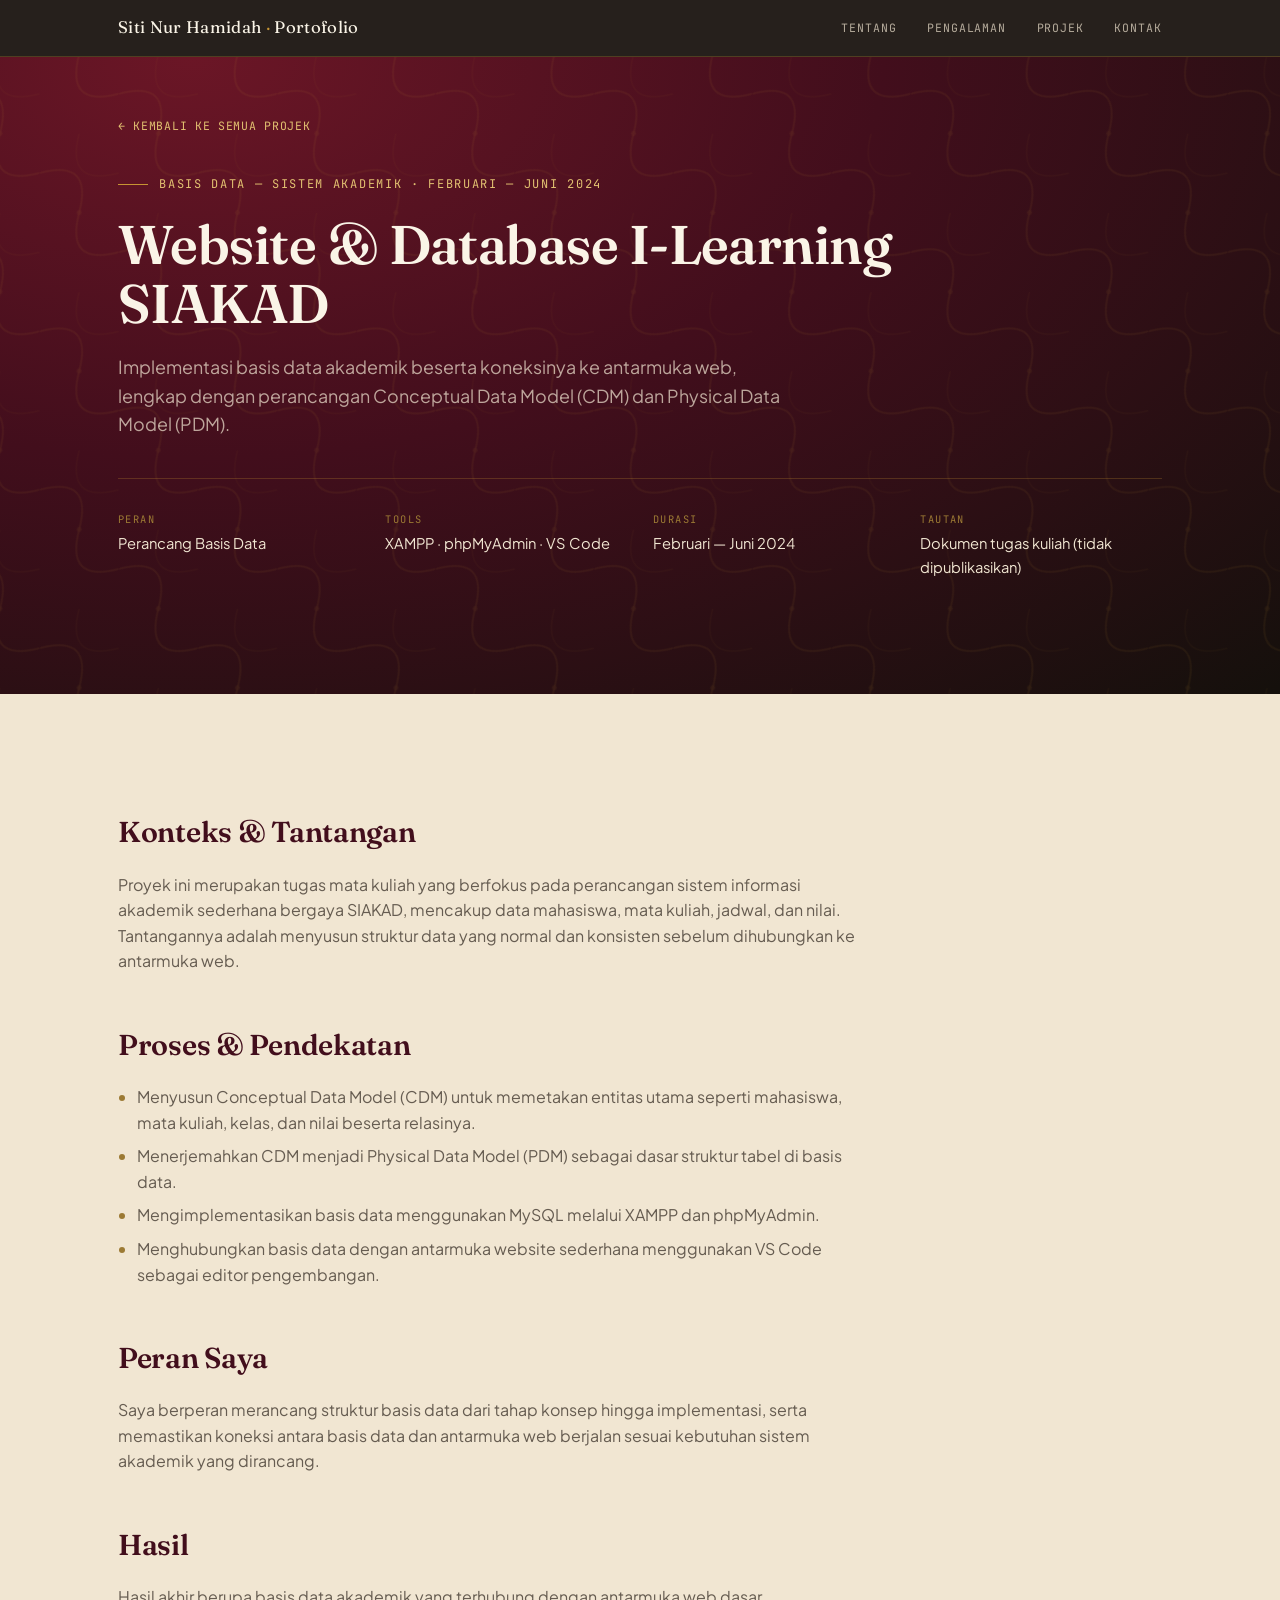
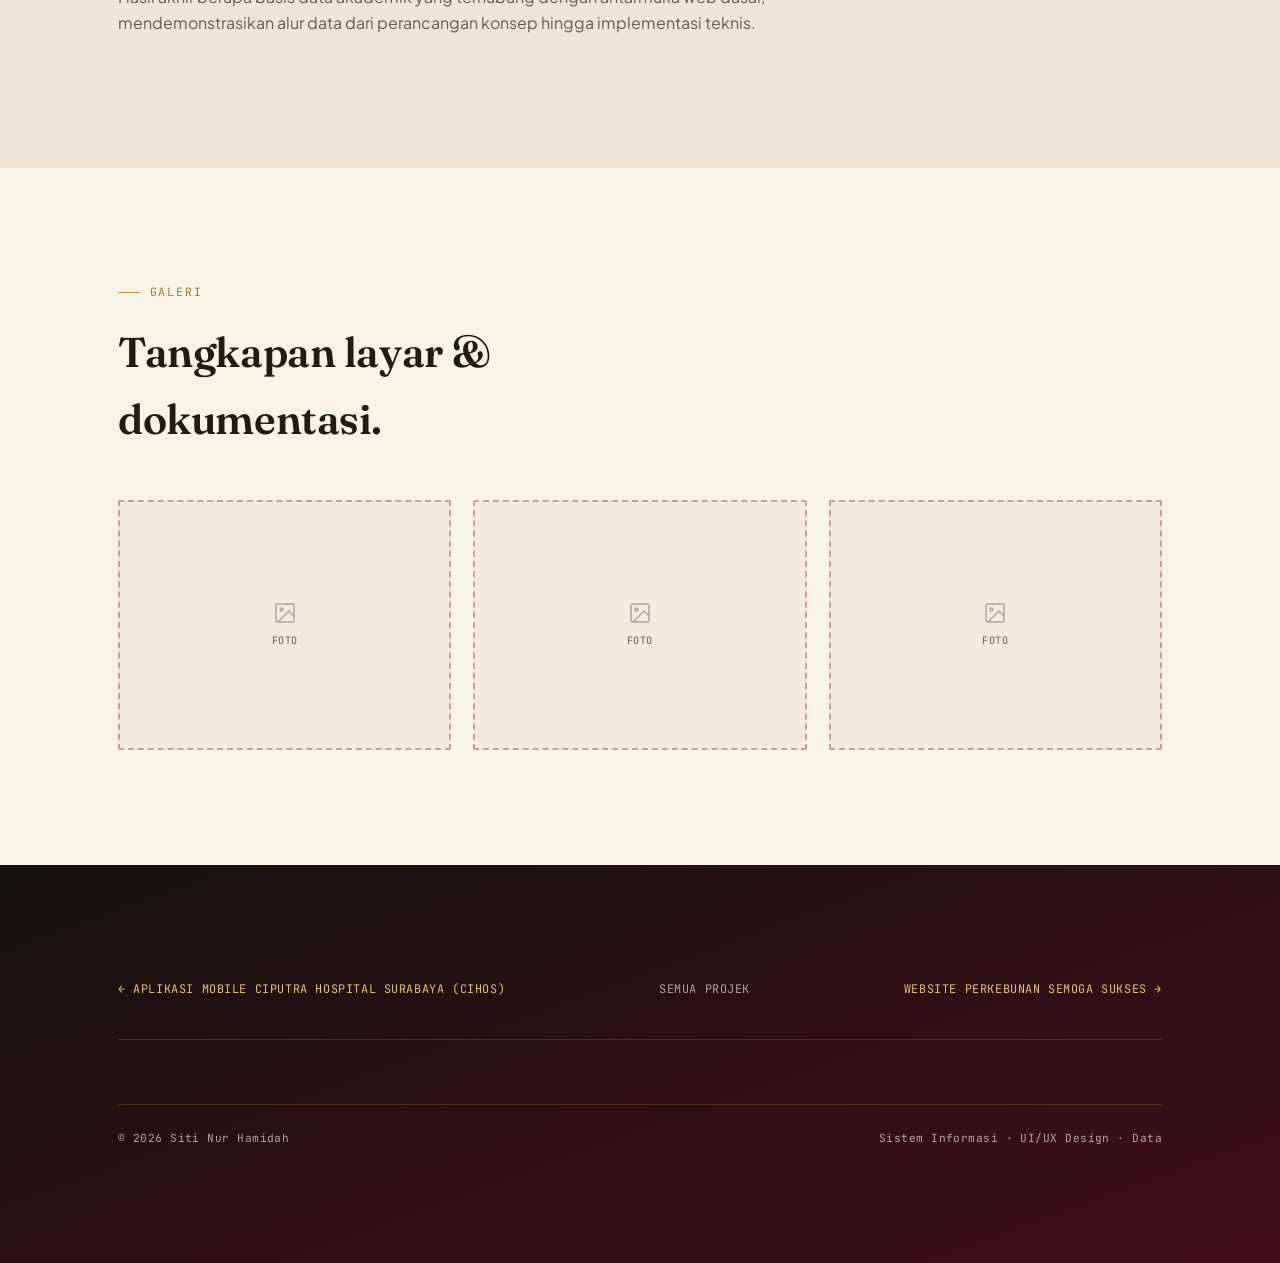
<file: projek-siakad.html>
<!doctype html>
<html lang="id">
  <head>
    <meta charset="UTF-8" />
    <meta name="viewport" content="width=device-width, initial-scale=1.0" />
    <title>
      Website &amp; Database I-Learning SIAKAD — Studi Kasus | Siti Nur Hamidah
    </title>
    <link rel="preconnect" href="https://fonts.googleapis.com" />
    <link rel="preconnect" href="https://fonts.gstatic.com" crossorigin />
    <link
      href="https://fonts.googleapis.com/css2?family=Fraunces:ital,opsz,wght@0,9..144,300;0,9..144,450;0,9..144,600;1,9..144,450&family=Plus+Jakarta+Sans:ital,wght@0,400;0,500;0,600;0,700;1,400&family=JetBrains+Mono:wght@400;500&display=swap"
      rel="stylesheet"
    />
    <style>
      :root {
        --maroon-deep: #420e1c;
        --maroon: #6b1626;
        --maroon-light: #8e2a3e;
        --black: #15100c;
        --black-soft: #1e1712;
        --cream: #f1e6d2;
        --cream-soft: #faf4e7;
        --gold: #c69433;
        --gold-light: #e2c171;
        --gold-dim: #9c7a34;
        --ink: #241a13;
        --ink-soft: rgba(36, 26, 19, 0.68);
        --ink-on-dark: #f1e6d2;
        --ink-on-dark-soft: rgba(241, 230, 210, 0.7);

        --font-display: "Fraunces", serif;
        --font-body: "Plus Jakarta Sans", sans-serif;
        --font-mono: "JetBrains Mono", monospace;

        --container: 1140px;
        --section-pad: clamp(4rem, 9vw, 7.5rem);
      }

      * {
        box-sizing: border-box;
      }
      html {
        scroll-behavior: smooth;
      }
      body {
        margin: 0;
        background: var(--cream);
        color: var(--ink);
        font-family: var(--font-body);
        font-size: 16px;
        line-height: 1.6;
        -webkit-font-smoothing: antialiased;
      }
      img,
      svg {
        display: block;
        max-width: 100%;
      }
      a {
        color: inherit;
      }
      ::selection {
        background: var(--gold-light);
        color: var(--maroon-deep);
      }

      h1,
      h2,
      h3,
      h4 {
        font-family: var(--font-display);
        font-weight: 600;
        margin: 0;
        color: inherit;
        letter-spacing: -0.01em;
      }

      .wrap {
        max-width: var(--container);
        margin: 0 auto;
        padding: 0 clamp(1.5rem, 5vw, 3rem);
      }
      .eyebrow {
        font-family: var(--font-mono);
        font-size: 0.72rem;
        letter-spacing: 0.16em;
        text-transform: uppercase;
        display: flex;
        align-items: center;
        gap: 0.6rem;
        margin-bottom: 1.1rem;
        color: var(--gold-dim);
      }
      .eyebrow::before {
        content: "";
        width: 22px;
        height: 1px;
        background: var(--gold);
        display: inline-block;
      }
      .section--dark .eyebrow {
        color: var(--gold-light);
      }

      .section {
        padding: var(--section-pad) 0;
        position: relative;
      }
      .section--light {
        background: var(--cream);
        color: var(--ink);
      }
      .section--soft {
        background: var(--cream-soft);
        color: var(--ink);
      }
      .section--dark {
        background: linear-gradient(
          160deg,
          var(--black) 0%,
          var(--maroon-deep) 100%
        );
        color: var(--ink-on-dark);
      }

      /* ---------- nav ---------- */
      header.nav {
        position: sticky;
        top: 0;
        z-index: 50;
        background: rgba(21, 16, 12, 0.92);
        backdrop-filter: blur(6px);
        border-bottom: 1px solid rgba(198, 148, 51, 0.25);
      }
      .nav-inner {
        max-width: var(--container);
        margin: 0 auto;
        padding: 0.9rem clamp(1.5rem, 5vw, 3rem);
        display: flex;
        align-items: center;
        justify-content: space-between;
      }
      .nav-name {
        font-family: var(--font-display);
        font-size: 1.05rem;
        color: var(--cream-soft);
        letter-spacing: 0.02em;
      }
      .nav-name span {
        color: var(--gold);
      }
      .nav-links {
        display: flex;
        gap: 1.9rem;
        list-style: none;
        margin: 0;
        padding: 0;
        font-family: var(--font-mono);
        font-size: 0.72rem;
        letter-spacing: 0.08em;
        text-transform: uppercase;
      }
      .nav-links a {
        text-decoration: none;
        color: var(--ink-on-dark-soft);
        padding-bottom: 4px;
        border-bottom: 1px solid transparent;
        transition:
          color 0.25s,
          border-color 0.25s;
      }
      .nav-links a:hover {
        color: var(--gold-light);
        border-color: var(--gold);
      }
      .nav-toggle {
        display: none;
        background: none;
        border: 1px solid var(--gold-dim);
        color: var(--gold-light);
        font-family: var(--font-mono);
        font-size: 0.7rem;
        letter-spacing: 0.08em;
        padding: 0.45rem 0.7rem;
        border-radius: 2px;
        cursor: pointer;
      }

      @media (max-width: 860px) {
        .nav-links {
          position: absolute;
          top: 100%;
          left: 0;
          right: 0;
          background: var(--black-soft);
          flex-direction: column;
          gap: 0;
          max-height: 0;
          overflow: hidden;
          transition: max-height 0.35s ease;
          border-bottom: 1px solid rgba(198, 148, 51, 0.25);
        }
        .nav-links.open {
          max-height: 400px;
        }
        .nav-links li {
          border-top: 1px solid rgba(198, 148, 51, 0.12);
        }
        .nav-links a {
          display: block;
          padding: 0.85rem clamp(1.5rem, 5vw, 3rem);
          border-bottom: none;
        }
        .nav-toggle {
          display: block;
        }
      }

      /* ---------- ornament ---------- */
      .divider {
        width: 100%;
        height: 20px;
        color: var(--gold);
        opacity: 0.55;
      }
      .section--dark .divider {
        opacity: 0.4;
      }
      .divider svg {
        width: 100%;
        height: 100%;
      }

      .motif-bg {
        position: absolute;
        inset: 0;
        overflow: hidden;
        pointer-events: none;
        color: var(--gold);
      }
      .motif-bg svg {
        width: 100%;
        height: 100%;
        opacity: 0.14;
      }

      .flourish {
        width: 34px;
        height: 34px;
        color: var(--gold);
        opacity: 0.85;
        margin-bottom: 1.4rem;
      }

      /* ---------- hero ---------- */
      .hero {
        position: relative;
        background: radial-gradient(
          120% 140% at 15% 0%,
          var(--maroon) 0%,
          var(--maroon-deep) 45%,
          var(--black) 100%
        );
        color: var(--ink-on-dark);
        padding: clamp(2rem, 4vw, 3rem) 0 clamp(4rem, 8vw, 6rem);
        overflow: hidden;
      }
      .hero .wrap {
        position: relative;
        z-index: 2;
      }
      .hero-eyebrow {
        font-family: var(--font-mono);
        font-size: 0.75rem;
        letter-spacing: 0.2em;
        text-transform: uppercase;
        color: var(--gold-light);
        margin-bottom: 1.6rem;
        display: flex;
        align-items: center;
        gap: 0.7rem;
      }
      .hero-eyebrow::before {
        content: "";
        width: 34px;
        height: 1px;
        background: var(--gold);
      }
      h1.hero-name {
        font-size: clamp(3rem, 8vw, 5.6rem);
        font-weight: 600;
        line-height: 0.98;
        color: var(--cream-soft);
        margin-bottom: 0.6rem;
      }
      h1.hero-name em {
        font-style: italic;
        font-weight: 450;
        color: var(--gold-light);
      }
      .hero-role {
        font-family: var(--font-mono);
        font-size: clamp(0.85rem, 1.6vw, 1.05rem);
        letter-spacing: 0.06em;
        color: var(--gold-light);
        margin-bottom: 1.8rem;
      }
      .hero-desc {
        /* max-width: 560px; */
        font-size: clamp(1rem, 1.6vw, 1.15rem);
        color: var(--ink-on-dark-soft);
        margin-bottom: 2.6rem;
      }
      .hero-cta {
        display: flex;
        gap: 1rem;
        flex-wrap: wrap;
        margin-bottom: 3.2rem;
      }
      .btn {
        font-family: var(--font-mono);
        font-size: 0.78rem;
        letter-spacing: 0.08em;
        text-transform: uppercase;
        padding: 0.9rem 1.6rem;
        border-radius: 2px;
        text-decoration: none;
        display: inline-flex;
        align-items: center;
        gap: 0.5rem;
        transition:
          transform 0.25s ease,
          background 0.25s ease,
          color 0.25s ease,
          border-color 0.25s;
      }
      .btn-solid {
        background: var(--gold);
        color: var(--maroon-deep);
        border: 1px solid var(--gold);
      }
      .btn-solid:hover {
        background: var(--gold-light);
        transform: translateY(-2px);
      }
      .btn-outline {
        border: 1px solid var(--gold-dim);
        color: var(--gold-light);
        background: transparent;
      }
      .btn-outline:hover {
        border-color: var(--gold);
        color: var(--cream-soft);
        transform: translateY(-2px);
      }

      .hero-contacts {
        display: flex;
        flex-wrap: wrap;
        gap: 2rem 2.6rem;
        padding-top: 2rem;
        border-top: 1px solid rgba(198, 148, 51, 0.25);
      }
      .hero-contacts .item {
        display: flex;
        flex-direction: column;
        gap: 0.25rem;
      }
      .hero-contacts .label {
        font-family: var(--font-mono);
        font-size: 0.65rem;
        letter-spacing: 0.14em;
        color: var(--gold-dim);
        text-transform: uppercase;
      }
      .hero-contacts .value {
        font-size: 0.92rem;
        color: var(--ink-on-dark);
      }

      /* ---------- about ---------- */
      .about-grid {
        display: grid;
        grid-template-columns: 1.15fr 0.85fr;
        gap: clamp(2.5rem, 6vw, 5rem);
        align-items: start;
      }
      @media (max-width: 860px) {
        .about-grid {
          grid-template-columns: 1fr;
        }
      }
      .about-lead {
        font-family: var(--font-display);
        font-weight: 450;
        font-style: italic;
        font-size: clamp(1.3rem, 2.4vw, 1.7rem);
        line-height: 1.45;
        color: var(--maroon-deep);
        margin-bottom: 1.6rem;
      }
      .about-body p {
        color: var(--ink-soft);
        font-size: 1rem;
        margin: 0 0 1.1rem;
      }
      .stat-card {
        background: var(--cream-soft);
        border: 1px solid rgba(107, 22, 38, 0.15);
        border-left: 3px solid var(--gold);
        padding: 1.4rem 1.6rem;
        margin-bottom: 1rem;
      }
      .stat-card .num {
        font-family: var(--font-display);
        font-size: 2.1rem;
        color: var(--maroon);
        line-height: 1;
      }
      .stat-card .lbl {
        font-family: var(--font-mono);
        font-size: 0.72rem;
        letter-spacing: 0.06em;
        color: var(--ink-soft);
        text-transform: uppercase;
        margin-top: 0.4rem;
      }

      /* ---------- skills ---------- */
      .skills-grid {
        display: grid;
        grid-template-columns: repeat(2, 1fr);
        gap: 1.6rem;
      }
      @media (max-width: 700px) {
        .skills-grid {
          grid-template-columns: 1fr;
        }
      }
      .skill-card {
        background: var(--black-soft);
        border: 1px solid rgba(198, 148, 51, 0.2);
        padding: 1.9rem 2rem;
        position: relative;
      }
      .skill-card h3 {
        font-size: 1.05rem;
        color: var(--gold-light);
        margin-bottom: 1.1rem;
        font-weight: 600;
      }
      .tag-row {
        display: flex;
        flex-wrap: wrap;
        gap: 0.5rem;
      }
      .tag {
        font-family: var(--font-mono);
        font-size: 0.74rem;
        border: 1px solid rgba(198, 148, 51, 0.35);
        color: var(--ink-on-dark-soft);
        padding: 0.35rem 0.7rem;
        border-radius: 2px;
      }

      /* ---------- timeline (experience & org) ---------- */
      .timeline {
        position: relative;
        margin-top: 1rem;
      }
      .timeline::before {
        content: "";
        position: absolute;
        left: 0;
        top: 6px;
        bottom: 6px;
        width: 1px;
        background: linear-gradient(var(--gold), transparent 96%);
      }
      .section--light .timeline::before,
      .section--soft .timeline::before {
        background: linear-gradient(rgba(107, 22, 38, 0.35), transparent 96%);
      }
      .t-item {
        position: relative;
        padding-left: 2.4rem;
        padding-bottom: 2.6rem;
      }
      .t-item:last-child {
        padding-bottom: 0;
      }
      .t-item::before {
        content: "";
        position: absolute;
        left: -4px;
        top: 6px;
        width: 9px;
        height: 9px;
        border-radius: 50%;
        background: var(--gold);
        box-shadow: 0 0 0 4px var(--cream);
      }
      .section--dark .t-item::before {
        box-shadow: 0 0 0 4px var(--black);
      }
      .t-period {
        font-family: var(--font-mono);
        font-size: 0.72rem;
        letter-spacing: 0.06em;
        color: var(--gold-dim);
        text-transform: uppercase;
        margin-bottom: 0.4rem;
        display: block;
      }
      .t-role {
        font-family: var(--font-display);
        font-size: 1.3rem;
        font-weight: 600;
        margin-bottom: 0.15rem;
      }
      .t-org {
        font-size: 0.92rem;
        color: var(--ink-soft);
        margin-bottom: 0.7rem;
        font-style: italic;
      }
      .section--dark .t-org {
        color: var(--ink-on-dark-soft);
      }
      .t-desc {
        font-size: 0.95rem;
        max-width: 640px;
        color: var(--ink-soft);
      }
      .section--dark .t-desc {
        color: var(--ink-on-dark-soft);
      }

      /* ---------- education ---------- */
      .edu-grid {
        display: grid;
        grid-template-columns: 1fr 1fr;
        gap: 1.8rem;
      }
      @media (max-width: 700px) {
        .edu-grid {
          grid-template-columns: 1fr;
        }
      }
      .edu-card {
        background: var(--cream-soft);
        border: 1px solid rgba(107, 22, 38, 0.15);
        padding: 2rem;
        position: relative;
      }
      .edu-card::before {
        content: "";
        position: absolute;
        top: 0;
        left: 0;
        width: 100%;
        height: 3px;
        background: var(--maroon);
      }
      .edu-card .period {
        font-family: var(--font-mono);
        font-size: 0.72rem;
        color: var(--gold-dim);
        letter-spacing: 0.06em;
        text-transform: uppercase;
      }
      .edu-card h3 {
        font-size: 1.25rem;
        margin: 0.5rem 0 0.3rem;
        color: var(--maroon-deep);
      }
      .edu-card .concentration {
        font-size: 0.9rem;
        color: var(--ink-soft);
        margin-bottom: 0.6rem;
      }
      .edu-card .gpa {
        font-family: var(--font-mono);
        font-size: 0.85rem;
        color: var(--maroon);
      }

      /* ---------- projects ---------- */
      .proj-grid {
        display: grid;
        grid-template-columns: repeat(3, 1fr);
        gap: 1.5rem;
      }
      @media (max-width: 960px) {
        .proj-grid {
          grid-template-columns: repeat(2, 1fr);
        }
      }
      @media (max-width: 640px) {
        .proj-grid {
          grid-template-columns: 1fr;
        }
      }
      .proj-card {
        background: var(--cream-soft);
        border: 1px solid rgba(107, 22, 38, 0.14);
        padding: 1.7rem 1.6rem;
        display: flex;
        flex-direction: column;
        gap: 0.9rem;
        transition:
          transform 0.3s ease,
          box-shadow 0.3s ease;
      }
      .proj-card:hover {
        transform: translateY(-5px);
        box-shadow: 0 14px 30px -18px rgba(66, 14, 28, 0.45);
      }
      .proj-tag {
        align-self: flex-start;
        font-family: var(--font-mono);
        font-size: 0.68rem;
        letter-spacing: 0.06em;
        text-transform: uppercase;
        background: var(--maroon);
        color: var(--cream-soft);
        padding: 0.3rem 0.6rem;
      }
      .proj-card h3 {
        font-size: 1.1rem;
        color: var(--maroon-deep);
        line-height: 1.3;
      }

      .proj-link {
        display: inline-flex;
        align-items: center;
        gap: 0.3rem;
        align-self: flex-start;
        font-family: var(--font-mono);
        font-size: 0.72rem;
        letter-spacing: 0.03em;
        color: var(--maroon);
        text-decoration: none;
        border-bottom: 1px dashed var(--gold-dim);
        padding-bottom: 2px;
        transition:
          color 0.25s ease,
          border-color 0.25s ease;
      }
      .proj-link:hover {
        color: var(--maroon-light);
        border-color: var(--gold);
      }
      .proj-link--detail {
        color: var(--gold-dim);
        border-bottom-style: solid;
      }
      .proj-link--detail:hover {
        color: var(--maroon);
        border-color: var(--maroon);
      }
      .proj-link-row {
        display: flex;
        flex-wrap: wrap;
        gap: 0.4rem 1.1rem;
      }
      .proj-period {
        font-family: var(--font-mono);
        font-size: 0.68rem;
        color: var(--gold-dim);
        letter-spacing: 0.05em;
        text-transform: uppercase;
      }
      .proj-tools {
        font-family: var(--font-mono);
        font-size: 0.72rem;
        color: var(--ink-soft);
      }
      .proj-card p {
        font-size: 0.88rem;
        color: var(--ink-soft);
        margin: 0;
      }

      /* ---------- organisasi list ---------- */
      .org-list {
        display: flex;
        flex-direction: column;
      }

      /* ---------- certificates ---------- */
      .cert-cols {
        display: grid;
        grid-template-columns: 1.1fr 0.9fr;
        gap: clamp(2rem, 5vw, 4rem);
      }
      @media (max-width: 860px) {
        .cert-cols {
          grid-template-columns: 1fr;
        }
      }
      .cert-list {
        list-style: none;
        margin: 0;
        padding: 0;
      }
      .cert-list li {
        display: flex;
        justify-content: space-between;
        gap: 1rem;
        padding: 1.1rem 0;
        border-bottom: 1px solid rgba(198, 148, 51, 0.25);
        font-size: 0.95rem;
      }
      .cert-list li .c-name {
        color: var(--cream-soft);
      }
      .cert-list li .c-meta {
        font-family: var(--font-mono);
        font-size: 0.72rem;
        color: var(--gold-dim);
        white-space: nowrap;
      }
      .badge-cloud {
        display: flex;
        flex-wrap: wrap;
        gap: 0.6rem;
        align-content: flex-start;
      }
      .badge {
        font-family: var(--font-mono);
        font-size: 0.72rem;
        line-height: 1.4;
        border: 1px solid rgba(198, 148, 51, 0.35);
        color: var(--ink-on-dark-soft);
        padding: 0.55rem 0.8rem;
      }

      /* ---------- contact / footer ---------- */
      .contact-inner {
        display: grid;
        grid-template-columns: 1.2fr 0.8fr;
        gap: clamp(2.5rem, 6vw, 5rem);
        align-items: end;
      }
      @media (max-width: 860px) {
        .contact-inner {
          grid-template-columns: 1fr;
        }
      }
      .contact-title {
        font-size: clamp(2.4rem, 6vw, 4rem);
        color: var(--cream-soft);
        line-height: 1.05;
      }
      .contact-title em {
        font-style: italic;
        color: var(--gold-light);
        font-weight: 450;
      }
      .contact-sub {
        color: var(--ink-on-dark-soft);
        margin-top: 1.2rem;
        max-width: 460px;
      }
      .contact-list {
        margin-top: 2.2rem;
        display: flex;
        flex-direction: column;
        gap: 1.1rem;
      }
      .contact-list a {
        text-decoration: none;
        font-size: 1.05rem;
        color: var(--cream-soft);
        display: flex;
        align-items: baseline;
        gap: 0.9rem;
        border-bottom: 1px solid transparent;
        width: fit-content;
        transition:
          border-color 0.25s,
          color 0.25s;
      }
      .contact-list a:hover {
        color: var(--gold-light);
        border-color: var(--gold);
      }
      .contact-list .k {
        font-family: var(--font-mono);
        font-size: 0.68rem;
        color: var(--gold-dim);
        letter-spacing: 0.1em;
        text-transform: uppercase;
        width: 70px;
        flex-shrink: 0;
      }

      footer {
        border-top: 1px solid rgba(198, 148, 51, 0.25);
        margin-top: 4rem;
        padding-top: 1.6rem;
        display: flex;
        justify-content: space-between;
        flex-wrap: wrap;
        gap: 0.8rem;
        font-family: var(--font-mono);
        font-size: 0.7rem;
        letter-spacing: 0.04em;
        color: var(--ink-on-dark-soft);
      }

      /* reveal animation */
      .reveal {
        opacity: 0;
        transform: translateY(18px);
        transition:
          opacity 0.7s ease,
          transform 0.7s ease;
      }
      .reveal.in {
        opacity: 1;
        transform: translateY(0);
      }
      @media (prefers-reduced-motion: reduce) {
        html {
          scroll-behavior: auto;
        }
        .reveal {
          opacity: 1;
          transform: none;
          transition: none;
        }
        .proj-card:hover,
        .btn:hover {
          transform: none;
        }
      }

      .section-head {
        max-width: 640px;
        margin-bottom: 3rem;
      }
      .section-head h2 {
        font-size: clamp(1.9rem, 4vw, 2.6rem);
      }

      /* ---------- photo placeholder ---------- */
      .photo-slot {
        display: flex;
        flex-direction: column;
        align-items: center;
        justify-content: center;
        gap: 0.5rem;
        border: 2px dashed rgba(107, 22, 38, 0.35);
        background: rgba(107, 22, 38, 0.04);
        color: var(--ink-soft);
        font-family: var(--font-mono);
        font-size: 0.64rem;
        letter-spacing: 0.05em;
        text-transform: uppercase;
        text-align: center;
        padding: 1rem;
        border-radius: 2px;
      }
      .photo-slot svg {
        width: 24px;
        height: 24px;
        opacity: 0.5;
      }
      .photo-slot--on-dark {
        border-color: rgba(198, 148, 51, 0.4);
        background: rgba(198, 148, 51, 0.05);
        color: var(--ink-on-dark-soft);
      }
      .t-photo {
        display: block;
        width: 100%;
        object-fit: cover;
        border-radius: 2px;
      }
      .hero-grid {
        display: grid;
        grid-template-columns: 1fr auto;
        gap: clamp(2rem, 6vw, 4.5rem);
        align-items: center;
      }
      @media (max-width: 780px) {
        .hero-grid {
          grid-template-columns: 1fr;
        }
        .photo-slot--profile {
          order: -1;
          justify-self: start;
        }
      }
      .photo-slot--profile {
        width: 168px;
        aspect-ratio: 3 / 4;
        justify-self: end;
        align-self: center;
      }
      .photo-slot--timeline {
        width: 100%;
        max-width: 420px;
        aspect-ratio: 16 / 9;
        margin-top: 1.1rem;
      }
      .photo-slot--project {
        width: 100%;
        aspect-ratio: 4 / 3;
      }

      /* ---------- detail page: back link ---------- */
      .back-link {
        display: inline-flex;
        align-items: center;
        gap: 0.4rem;
        font-family: var(--font-mono);
        font-size: 0.72rem;
        letter-spacing: 0.06em;
        text-transform: uppercase;
        color: var(--gold-light);
        text-decoration: none;
        border-bottom: 1px solid transparent;
        margin-bottom: 2.4rem;
        transition:
          border-color 0.25s,
          color 0.25s;
      }
      .back-link:hover {
        color: var(--cream-soft);
        border-color: var(--gold);
      }

      /* ---------- detail hero ---------- */
      .detail-hero {
        position: relative;
        background: radial-gradient(
          120% 140% at 15% 0%,
          var(--maroon) 0%,
          var(--maroon-deep) 45%,
          var(--black) 100%
        );
        color: var(--ink-on-dark);
        padding: clamp(2.2rem, 5vw, 3.4rem) 0 clamp(3.5rem, 7vw, 5rem);
        overflow: hidden;
      }
      .detail-hero .wrap {
        position: relative;
        z-index: 2;
      }
      .detail-tagline {
        font-family: var(--font-mono);
        font-size: 0.75rem;
        letter-spacing: 0.14em;
        text-transform: uppercase;
        color: var(--gold-light);
        margin-bottom: 1.4rem;
        display: flex;
        align-items: center;
        gap: 0.7rem;
        flex-wrap: wrap;
      }
      .detail-tagline::before {
        content: "";
        width: 30px;
        height: 1px;
        background: var(--gold);
      }
      h1.detail-title {
        font-size: clamp(2.1rem, 5vw, 3.4rem);
        font-weight: 600;
        line-height: 1.08;
        color: var(--cream-soft);
        margin-bottom: 1.2rem;
        max-width: 780px;
      }
      .detail-summary {
        font-size: clamp(1rem, 1.5vw, 1.12rem);
        color: var(--ink-on-dark-soft);
        max-width: 680px;
        margin-bottom: 2.4rem;
      }
      .detail-meta-row {
        display: grid;
        grid-template-columns: repeat(4, 1fr);
        gap: 1.6rem;
        padding-top: 2rem;
        border-top: 1px solid rgba(198, 148, 51, 0.25);
        margin-bottom: 2.2rem;
      }
      @media (max-width: 780px) {
        .detail-meta-row {
          grid-template-columns: repeat(2, 1fr);
        }
      }
      .meta-item {
        display: flex;
        flex-direction: column;
        gap: 0.3rem;
      }
      .meta-item .label {
        font-family: var(--font-mono);
        font-size: 0.65rem;
        letter-spacing: 0.14em;
        color: var(--gold-dim);
        text-transform: uppercase;
      }
      .meta-item .value {
        font-size: 0.92rem;
        color: var(--ink-on-dark);
      }
      .meta-item .value a {
        color: var(--gold-light);
        text-decoration: none;
        border-bottom: 1px dashed var(--gold-dim);
      }
      .meta-item .value a:hover {
        color: var(--cream-soft);
        border-color: var(--gold);
      }

      /* ---------- detail body / prose ---------- */
      .detail-body {
        max-width: 760px;
      }
      .detail-body h2 {
        font-size: clamp(1.4rem, 2.6vw, 1.8rem);
        color: var(--maroon-deep);
        margin-top: 3rem;
        margin-bottom: 1rem;
      }
      .detail-body h2:first-child {
        margin-top: 0;
      }
      .detail-body p {
        color: var(--ink-soft);
        font-size: 1rem;
        margin: 0 0 1.1rem;
      }
      .detail-body ul {
        margin: 0 0 1.1rem;
        padding-left: 1.2rem;
        color: var(--ink-soft);
      }
      .detail-body li {
        margin-bottom: 0.5rem;
      }
      .detail-body li::marker {
        color: var(--gold-dim);
      }
      .pull-quote {
        font-family: var(--font-display);
        font-style: italic;
        font-weight: 450;
        font-size: 1.25rem;
        line-height: 1.5;
        color: var(--maroon-deep);
        border-left: 3px solid var(--gold);
        padding-left: 1.4rem;
        margin: 2rem 0;
      }

      /* ---------- gallery ---------- */
      .gallery-grid {
        display: grid;
        grid-template-columns: repeat(3, 1fr);
        gap: 1.4rem;
      }
      @media (max-width: 760px) {
        .gallery-grid {
          grid-template-columns: 1fr 1fr;
        }
      }
      @media (max-width: 520px) {
        .gallery-grid {
          grid-template-columns: 1fr;
        }
      }
      .photo-slot--gallery {
        width: 100%;
        aspect-ratio: 4 / 3;
      }

      /* ---------- prev / next / all projects nav ---------- */
      .detail-nav {
        display: flex;
        align-items: center;
        justify-content: space-between;
        flex-wrap: wrap;
        gap: 1rem;
        padding-bottom: 2.4rem;
        margin-bottom: 2.4rem;
        border-bottom: 1px solid rgba(198, 148, 51, 0.25);
      }
      .detail-nav a {
        font-family: var(--font-mono);
        font-size: 0.74rem;
        letter-spacing: 0.05em;
        text-transform: uppercase;
        text-decoration: none;
        color: var(--gold-light);
        border-bottom: 1px solid transparent;
        transition:
          border-color 0.25s,
          color 0.25s;
      }
      .detail-nav a:hover {
        color: var(--cream-soft);
        border-color: var(--gold);
      }
      .detail-nav .all-projects {
        color: var(--ink-on-dark-soft);
      }
    </style>
  </head>
  <body>
    <header class="nav">
      <div class="nav-inner">
        <a href="index.html" class="nav-name" style="text-decoration: none"
          >Siti Nur Hamidah <span>·</span> Portofolio</a
        >
        <button class="nav-toggle" id="navToggle" aria-expanded="false">
          MENU
        </button>
        <ul class="nav-links" id="navLinks">
          <li><a href="index.html#tentang">Tentang</a></li>
          <li><a href="index.html#pengalaman">Pengalaman</a></li>
          <li><a href="index.html#projek">Projek</a></li>
          <li><a href="index.html#kontak">Kontak</a></li>
        </ul>
      </div>
    </header>

    <section class="detail-hero">
      <div class="motif-bg" aria-hidden="true">
        <svg viewBox="0 0 800 600" preserveAspectRatio="xMidYMid slice">
          <defs>
            <pattern
              id="batikMotif"
              width="70"
              height="70"
              patternUnits="userSpaceOnUse"
              patternTransform="rotate(45)"
            >
              <path
                d="M0 35 Q17.5 5 35 35 T70 35"
                stroke="currentColor"
                stroke-width="1.3"
                fill="none"
                opacity=".55"
              />
              <path
                d="M0 0 Q17.5 30 35 0"
                stroke="currentColor"
                stroke-width="1"
                fill="none"
                opacity=".3"
              />
              <circle
                cx="35"
                cy="35"
                r="1.6"
                fill="currentColor"
                opacity=".5"
              />
            </pattern>
          </defs>
          <rect width="800" height="600" fill="url(#batikMotif)" />
        </svg>
      </div>
      <div class="wrap">
        <a href="index.html#projek" class="back-link"
          >← Kembali ke Semua Projek</a
        >
        <div class="detail-tagline">
          Basis Data — Sistem Akademik · Februari — Juni 2024
        </div>
        <h1 class="detail-title">Website &amp; Database I-Learning SIAKAD</h1>
        <p class="detail-summary">
          Implementasi basis data akademik beserta koneksinya ke antarmuka web,
          lengkap dengan perancangan Conceptual Data Model (CDM) dan Physical
          Data Model (PDM).
        </p>
        <div class="detail-meta-row">
          <div class="meta-item">
            <span class="label">Peran</span>
            <span class="value">Perancang Basis Data</span>
          </div>
          <div class="meta-item">
            <span class="label">Tools</span>
            <span class="value">XAMPP · phpMyAdmin · VS Code</span>
          </div>
          <div class="meta-item">
            <span class="label">Durasi</span>
            <span class="value">Februari — Juni 2024</span>
          </div>
          <div class="meta-item">
            <span class="label">Tautan</span>
            <span class="value"
              >Dokumen tugas kuliah (tidak dipublikasikan)</span
            >
          </div>
        </div>
      </div>
    </section>

    <section class="section section--light">
      <div class="wrap">
        <div class="detail-body reveal">
          <h2>Konteks &amp; Tantangan</h2>
          <p>
            Proyek ini merupakan tugas mata kuliah yang berfokus pada
            perancangan sistem informasi akademik sederhana bergaya SIAKAD,
            mencakup data mahasiswa, mata kuliah, jadwal, dan nilai.
            Tantangannya adalah menyusun struktur data yang normal dan konsisten
            sebelum dihubungkan ke antarmuka web.
          </p>
          <h2>Proses &amp; Pendekatan</h2>
          <ul>
            <li>
              Menyusun Conceptual Data Model (CDM) untuk memetakan entitas utama
              seperti mahasiswa, mata kuliah, kelas, dan nilai beserta
              relasinya.
            </li>
            <li>
              Menerjemahkan CDM menjadi Physical Data Model (PDM) sebagai dasar
              struktur tabel di basis data.
            </li>
            <li>
              Mengimplementasikan basis data menggunakan MySQL melalui XAMPP dan
              phpMyAdmin.
            </li>
            <li>
              Menghubungkan basis data dengan antarmuka website sederhana
              menggunakan VS Code sebagai editor pengembangan.
            </li>
          </ul>
          <h2>Peran Saya</h2>
          <p>
            Saya berperan merancang struktur basis data dari tahap konsep hingga
            implementasi, serta memastikan koneksi antara basis data dan
            antarmuka web berjalan sesuai kebutuhan sistem akademik yang
            dirancang.
          </p>
          <h2>Hasil</h2>
          <p>
            Hasil akhir berupa basis data akademik yang terhubung dengan
            antarmuka web dasar, mendemonstrasikan alur data dari perancangan
            konsep hingga implementasi teknis.
          </p>
        </div>
      </div>
    </section>

    <section class="section section--soft">
      <div class="wrap">
        <div class="section-head reveal">
          <div class="eyebrow">Galeri</div>
          <h2>Tangkapan layar &amp; dokumentasi.</h2>
        </div>
        <div class="gallery-grid">
          <div
            class="photo-slot photo-slot--gallery reveal"
            aria-label="Slot foto projek"
          >
            <svg
              viewBox="0 0 24 24"
              fill="none"
              stroke="currentColor"
              stroke-width="1.4"
            >
              <rect x="3" y="3" width="18" height="18" rx="2"></rect>
              <circle cx="8.5" cy="8.5" r="1.5"></circle>
              <path d="M21 15l-5-5L5 21"></path>
            </svg>
            <span>Foto</span>
          </div>
          <div
            class="photo-slot photo-slot--gallery reveal"
            aria-label="Slot foto projek"
          >
            <svg
              viewBox="0 0 24 24"
              fill="none"
              stroke="currentColor"
              stroke-width="1.4"
            >
              <rect x="3" y="3" width="18" height="18" rx="2"></rect>
              <circle cx="8.5" cy="8.5" r="1.5"></circle>
              <path d="M21 15l-5-5L5 21"></path>
            </svg>
            <span>Foto</span>
          </div>
          <div
            class="photo-slot photo-slot--gallery reveal"
            aria-label="Slot foto projek"
          >
            <svg
              viewBox="0 0 24 24"
              fill="none"
              stroke="currentColor"
              stroke-width="1.4"
            >
              <rect x="3" y="3" width="18" height="18" rx="2"></rect>
              <circle cx="8.5" cy="8.5" r="1.5"></circle>
              <path d="M21 15l-5-5L5 21"></path>
            </svg>
            <span>Foto</span>
          </div>
        </div>
      </div>
    </section>

    <section class="section section--dark">
      <div class="wrap">
        <div class="detail-nav">
          <a href="projek-cihos-mobile.html"
            >← Aplikasi Mobile Ciputra Hospital Surabaya (CIHOS)</a
          >
          <a href="index.html#projek" class="all-projects">Semua Projek</a>
          <a href="projek-perkebunan.html"
            >Website Perkebunan Semoga Sukses →</a
          >
        </div>
        <footer>
          <span>© 2026 Siti Nur Hamidah</span>
          <span>Sistem Informasi · UI/UX Design · Data</span>
        </footer>
      </div>
    </section>

    <script>
      const navToggle = document.getElementById("navToggle");
      const navLinks = document.getElementById("navLinks");
      navToggle.addEventListener("click", () => {
        const isOpen = navLinks.classList.toggle("open");
        navToggle.setAttribute("aria-expanded", isOpen);
      });
      navLinks.querySelectorAll("a").forEach((a) =>
        a.addEventListener("click", () => {
          navLinks.classList.remove("open");
          navToggle.setAttribute("aria-expanded", false);
        }),
      );
      const revealEls = document.querySelectorAll(".reveal");
      if ("IntersectionObserver" in window) {
        const io = new IntersectionObserver(
          (entries) => {
            entries.forEach((entry) => {
              if (entry.isIntersecting) {
                entry.target.classList.add("in");
                io.unobserve(entry.target);
              }
            });
          },
          { threshold: 0.12, rootMargin: "0px 0px -60px 0px" },
        );
        revealEls.forEach((el) => io.observe(el));
      } else {
        revealEls.forEach((el) => el.classList.add("in"));
      }
    </script>
  </body>
</html>
</file>
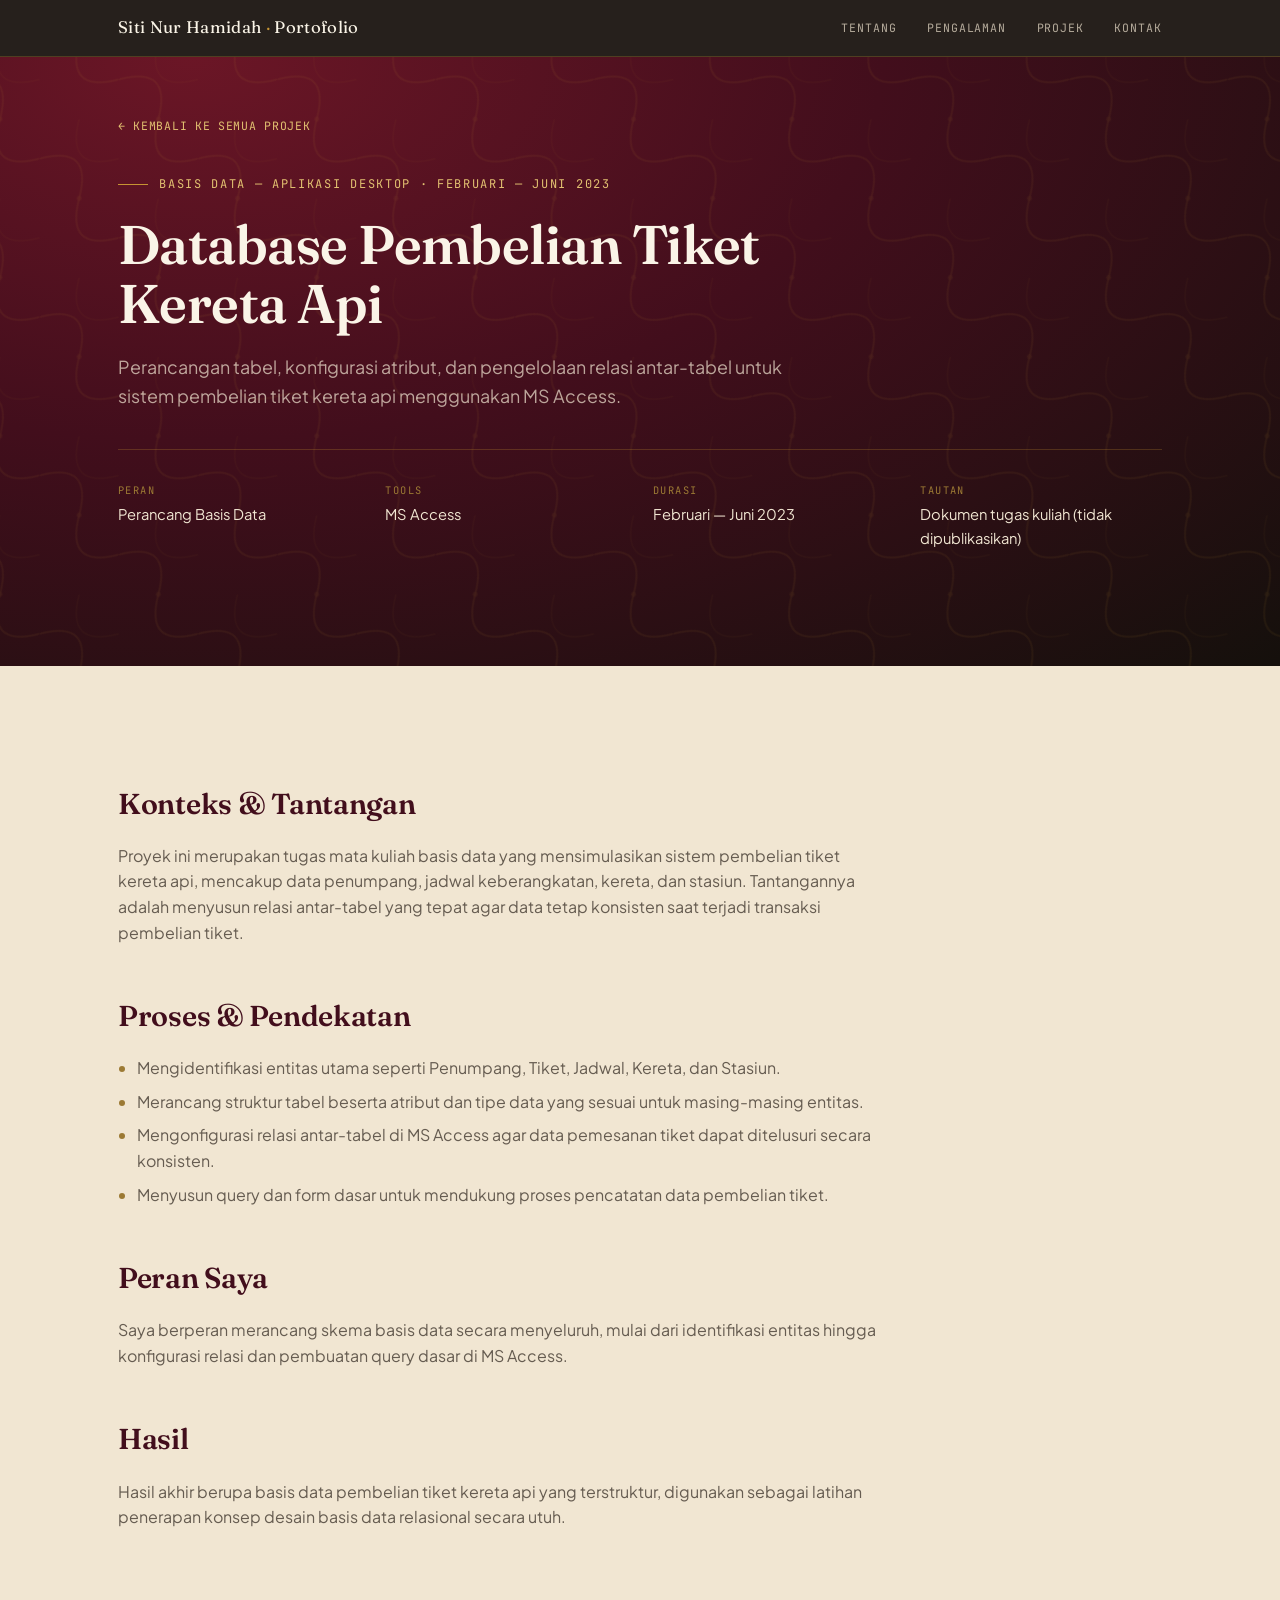
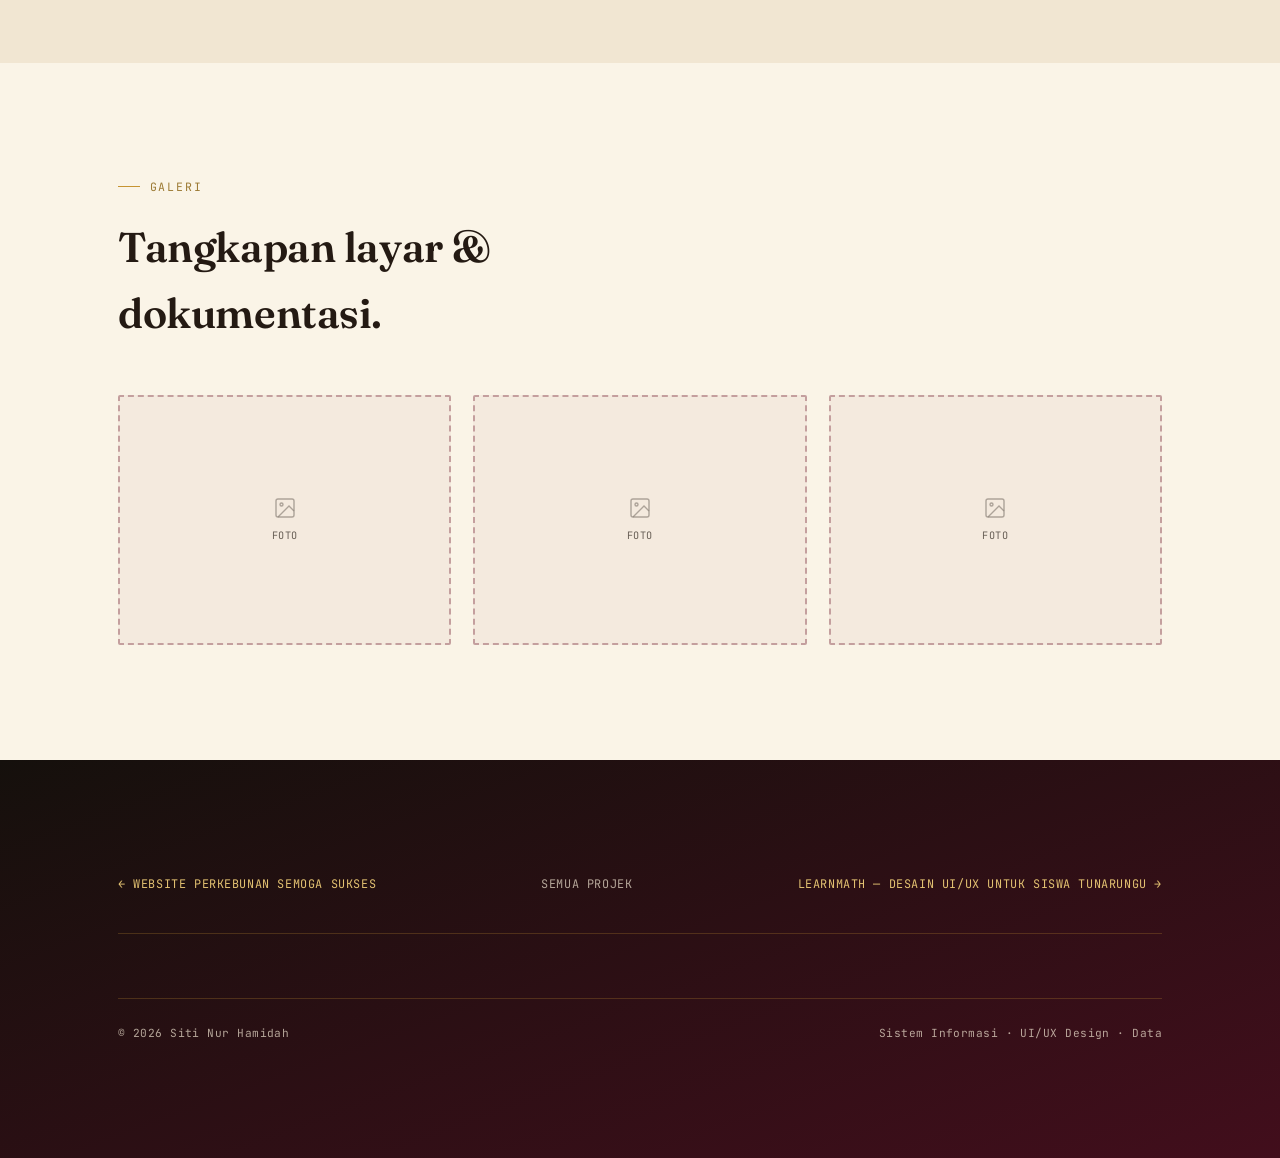
<file: projek-tiket-kereta.html>
<!doctype html>
<html lang="id">
  <head>
    <meta charset="UTF-8" />
    <meta name="viewport" content="width=device-width, initial-scale=1.0" />
    <title>
      Database Pembelian Tiket Kereta Api — Studi Kasus | Siti Nur Hamidah
    </title>
    <link rel="preconnect" href="https://fonts.googleapis.com" />
    <link rel="preconnect" href="https://fonts.gstatic.com" crossorigin />
    <link
      href="https://fonts.googleapis.com/css2?family=Fraunces:ital,opsz,wght@0,9..144,300;0,9..144,450;0,9..144,600;1,9..144,450&family=Plus+Jakarta+Sans:ital,wght@0,400;0,500;0,600;0,700;1,400&family=JetBrains+Mono:wght@400;500&display=swap"
      rel="stylesheet"
    />
    <style>
      :root {
        --maroon-deep: #420e1c;
        --maroon: #6b1626;
        --maroon-light: #8e2a3e;
        --black: #15100c;
        --black-soft: #1e1712;
        --cream: #f1e6d2;
        --cream-soft: #faf4e7;
        --gold: #c69433;
        --gold-light: #e2c171;
        --gold-dim: #9c7a34;
        --ink: #241a13;
        --ink-soft: rgba(36, 26, 19, 0.68);
        --ink-on-dark: #f1e6d2;
        --ink-on-dark-soft: rgba(241, 230, 210, 0.7);

        --font-display: "Fraunces", serif;
        --font-body: "Plus Jakarta Sans", sans-serif;
        --font-mono: "JetBrains Mono", monospace;

        --container: 1140px;
        --section-pad: clamp(4rem, 9vw, 7.5rem);
      }

      * {
        box-sizing: border-box;
      }
      html {
        scroll-behavior: smooth;
      }
      body {
        margin: 0;
        background: var(--cream);
        color: var(--ink);
        font-family: var(--font-body);
        font-size: 16px;
        line-height: 1.6;
        -webkit-font-smoothing: antialiased;
      }
      img,
      svg {
        display: block;
        max-width: 100%;
      }
      a {
        color: inherit;
      }
      ::selection {
        background: var(--gold-light);
        color: var(--maroon-deep);
      }

      h1,
      h2,
      h3,
      h4 {
        font-family: var(--font-display);
        font-weight: 600;
        margin: 0;
        color: inherit;
        letter-spacing: -0.01em;
      }

      .wrap {
        max-width: var(--container);
        margin: 0 auto;
        padding: 0 clamp(1.5rem, 5vw, 3rem);
      }
      .eyebrow {
        font-family: var(--font-mono);
        font-size: 0.72rem;
        letter-spacing: 0.16em;
        text-transform: uppercase;
        display: flex;
        align-items: center;
        gap: 0.6rem;
        margin-bottom: 1.1rem;
        color: var(--gold-dim);
      }
      .eyebrow::before {
        content: "";
        width: 22px;
        height: 1px;
        background: var(--gold);
        display: inline-block;
      }
      .section--dark .eyebrow {
        color: var(--gold-light);
      }

      .section {
        padding: var(--section-pad) 0;
        position: relative;
      }
      .section--light {
        background: var(--cream);
        color: var(--ink);
      }
      .section--soft {
        background: var(--cream-soft);
        color: var(--ink);
      }
      .section--dark {
        background: linear-gradient(
          160deg,
          var(--black) 0%,
          var(--maroon-deep) 100%
        );
        color: var(--ink-on-dark);
      }

      /* ---------- nav ---------- */
      header.nav {
        position: sticky;
        top: 0;
        z-index: 50;
        background: rgba(21, 16, 12, 0.92);
        backdrop-filter: blur(6px);
        border-bottom: 1px solid rgba(198, 148, 51, 0.25);
      }
      .nav-inner {
        max-width: var(--container);
        margin: 0 auto;
        padding: 0.9rem clamp(1.5rem, 5vw, 3rem);
        display: flex;
        align-items: center;
        justify-content: space-between;
      }
      .nav-name {
        font-family: var(--font-display);
        font-size: 1.05rem;
        color: var(--cream-soft);
        letter-spacing: 0.02em;
      }
      .nav-name span {
        color: var(--gold);
      }
      .nav-links {
        display: flex;
        gap: 1.9rem;
        list-style: none;
        margin: 0;
        padding: 0;
        font-family: var(--font-mono);
        font-size: 0.72rem;
        letter-spacing: 0.08em;
        text-transform: uppercase;
      }
      .nav-links a {
        text-decoration: none;
        color: var(--ink-on-dark-soft);
        padding-bottom: 4px;
        border-bottom: 1px solid transparent;
        transition:
          color 0.25s,
          border-color 0.25s;
      }
      .nav-links a:hover {
        color: var(--gold-light);
        border-color: var(--gold);
      }
      .nav-toggle {
        display: none;
        background: none;
        border: 1px solid var(--gold-dim);
        color: var(--gold-light);
        font-family: var(--font-mono);
        font-size: 0.7rem;
        letter-spacing: 0.08em;
        padding: 0.45rem 0.7rem;
        border-radius: 2px;
        cursor: pointer;
      }

      @media (max-width: 860px) {
        .nav-links {
          position: absolute;
          top: 100%;
          left: 0;
          right: 0;
          background: var(--black-soft);
          flex-direction: column;
          gap: 0;
          max-height: 0;
          overflow: hidden;
          transition: max-height 0.35s ease;
          border-bottom: 1px solid rgba(198, 148, 51, 0.25);
        }
        .nav-links.open {
          max-height: 400px;
        }
        .nav-links li {
          border-top: 1px solid rgba(198, 148, 51, 0.12);
        }
        .nav-links a {
          display: block;
          padding: 0.85rem clamp(1.5rem, 5vw, 3rem);
          border-bottom: none;
        }
        .nav-toggle {
          display: block;
        }
      }

      /* ---------- ornament ---------- */
      .divider {
        width: 100%;
        height: 20px;
        color: var(--gold);
        opacity: 0.55;
      }
      .section--dark .divider {
        opacity: 0.4;
      }
      .divider svg {
        width: 100%;
        height: 100%;
      }

      .motif-bg {
        position: absolute;
        inset: 0;
        overflow: hidden;
        pointer-events: none;
        color: var(--gold);
      }
      .motif-bg svg {
        width: 100%;
        height: 100%;
        opacity: 0.14;
      }

      .flourish {
        width: 34px;
        height: 34px;
        color: var(--gold);
        opacity: 0.85;
        margin-bottom: 1.4rem;
      }

      /* ---------- hero ---------- */
      .hero {
        position: relative;
        background: radial-gradient(
          120% 140% at 15% 0%,
          var(--maroon) 0%,
          var(--maroon-deep) 45%,
          var(--black) 100%
        );
        color: var(--ink-on-dark);
        padding: clamp(2rem, 4vw, 3rem) 0 clamp(4rem, 8vw, 6rem);
        overflow: hidden;
      }
      .hero .wrap {
        position: relative;
        z-index: 2;
      }
      .hero-eyebrow {
        font-family: var(--font-mono);
        font-size: 0.75rem;
        letter-spacing: 0.2em;
        text-transform: uppercase;
        color: var(--gold-light);
        margin-bottom: 1.6rem;
        display: flex;
        align-items: center;
        gap: 0.7rem;
      }
      .hero-eyebrow::before {
        content: "";
        width: 34px;
        height: 1px;
        background: var(--gold);
      }
      h1.hero-name {
        font-size: clamp(3rem, 8vw, 5.6rem);
        font-weight: 600;
        line-height: 0.98;
        color: var(--cream-soft);
        margin-bottom: 0.6rem;
      }
      h1.hero-name em {
        font-style: italic;
        font-weight: 450;
        color: var(--gold-light);
      }
      .hero-role {
        font-family: var(--font-mono);
        font-size: clamp(0.85rem, 1.6vw, 1.05rem);
        letter-spacing: 0.06em;
        color: var(--gold-light);
        margin-bottom: 1.8rem;
      }
      .hero-desc {
        /* max-width: 560px; */
        font-size: clamp(1rem, 1.6vw, 1.15rem);
        color: var(--ink-on-dark-soft);
        margin-bottom: 2.6rem;
      }
      .hero-cta {
        display: flex;
        gap: 1rem;
        flex-wrap: wrap;
        margin-bottom: 3.2rem;
      }
      .btn {
        font-family: var(--font-mono);
        font-size: 0.78rem;
        letter-spacing: 0.08em;
        text-transform: uppercase;
        padding: 0.9rem 1.6rem;
        border-radius: 2px;
        text-decoration: none;
        display: inline-flex;
        align-items: center;
        gap: 0.5rem;
        transition:
          transform 0.25s ease,
          background 0.25s ease,
          color 0.25s ease,
          border-color 0.25s;
      }
      .btn-solid {
        background: var(--gold);
        color: var(--maroon-deep);
        border: 1px solid var(--gold);
      }
      .btn-solid:hover {
        background: var(--gold-light);
        transform: translateY(-2px);
      }
      .btn-outline {
        border: 1px solid var(--gold-dim);
        color: var(--gold-light);
        background: transparent;
      }
      .btn-outline:hover {
        border-color: var(--gold);
        color: var(--cream-soft);
        transform: translateY(-2px);
      }

      .hero-contacts {
        display: flex;
        flex-wrap: wrap;
        gap: 2rem 2.6rem;
        padding-top: 2rem;
        border-top: 1px solid rgba(198, 148, 51, 0.25);
      }
      .hero-contacts .item {
        display: flex;
        flex-direction: column;
        gap: 0.25rem;
      }
      .hero-contacts .label {
        font-family: var(--font-mono);
        font-size: 0.65rem;
        letter-spacing: 0.14em;
        color: var(--gold-dim);
        text-transform: uppercase;
      }
      .hero-contacts .value {
        font-size: 0.92rem;
        color: var(--ink-on-dark);
      }

      /* ---------- about ---------- */
      .about-grid {
        display: grid;
        grid-template-columns: 1.15fr 0.85fr;
        gap: clamp(2.5rem, 6vw, 5rem);
        align-items: start;
      }
      @media (max-width: 860px) {
        .about-grid {
          grid-template-columns: 1fr;
        }
      }
      .about-lead {
        font-family: var(--font-display);
        font-weight: 450;
        font-style: italic;
        font-size: clamp(1.3rem, 2.4vw, 1.7rem);
        line-height: 1.45;
        color: var(--maroon-deep);
        margin-bottom: 1.6rem;
      }
      .about-body p {
        color: var(--ink-soft);
        font-size: 1rem;
        margin: 0 0 1.1rem;
      }
      .stat-card {
        background: var(--cream-soft);
        border: 1px solid rgba(107, 22, 38, 0.15);
        border-left: 3px solid var(--gold);
        padding: 1.4rem 1.6rem;
        margin-bottom: 1rem;
      }
      .stat-card .num {
        font-family: var(--font-display);
        font-size: 2.1rem;
        color: var(--maroon);
        line-height: 1;
      }
      .stat-card .lbl {
        font-family: var(--font-mono);
        font-size: 0.72rem;
        letter-spacing: 0.06em;
        color: var(--ink-soft);
        text-transform: uppercase;
        margin-top: 0.4rem;
      }

      /* ---------- skills ---------- */
      .skills-grid {
        display: grid;
        grid-template-columns: repeat(2, 1fr);
        gap: 1.6rem;
      }
      @media (max-width: 700px) {
        .skills-grid {
          grid-template-columns: 1fr;
        }
      }
      .skill-card {
        background: var(--black-soft);
        border: 1px solid rgba(198, 148, 51, 0.2);
        padding: 1.9rem 2rem;
        position: relative;
      }
      .skill-card h3 {
        font-size: 1.05rem;
        color: var(--gold-light);
        margin-bottom: 1.1rem;
        font-weight: 600;
      }
      .tag-row {
        display: flex;
        flex-wrap: wrap;
        gap: 0.5rem;
      }
      .tag {
        font-family: var(--font-mono);
        font-size: 0.74rem;
        border: 1px solid rgba(198, 148, 51, 0.35);
        color: var(--ink-on-dark-soft);
        padding: 0.35rem 0.7rem;
        border-radius: 2px;
      }

      /* ---------- timeline (experience & org) ---------- */
      .timeline {
        position: relative;
        margin-top: 1rem;
      }
      .timeline::before {
        content: "";
        position: absolute;
        left: 0;
        top: 6px;
        bottom: 6px;
        width: 1px;
        background: linear-gradient(var(--gold), transparent 96%);
      }
      .section--light .timeline::before,
      .section--soft .timeline::before {
        background: linear-gradient(rgba(107, 22, 38, 0.35), transparent 96%);
      }
      .t-item {
        position: relative;
        padding-left: 2.4rem;
        padding-bottom: 2.6rem;
      }
      .t-item:last-child {
        padding-bottom: 0;
      }
      .t-item::before {
        content: "";
        position: absolute;
        left: -4px;
        top: 6px;
        width: 9px;
        height: 9px;
        border-radius: 50%;
        background: var(--gold);
        box-shadow: 0 0 0 4px var(--cream);
      }
      .section--dark .t-item::before {
        box-shadow: 0 0 0 4px var(--black);
      }
      .t-period {
        font-family: var(--font-mono);
        font-size: 0.72rem;
        letter-spacing: 0.06em;
        color: var(--gold-dim);
        text-transform: uppercase;
        margin-bottom: 0.4rem;
        display: block;
      }
      .t-role {
        font-family: var(--font-display);
        font-size: 1.3rem;
        font-weight: 600;
        margin-bottom: 0.15rem;
      }
      .t-org {
        font-size: 0.92rem;
        color: var(--ink-soft);
        margin-bottom: 0.7rem;
        font-style: italic;
      }
      .section--dark .t-org {
        color: var(--ink-on-dark-soft);
      }
      .t-desc {
        font-size: 0.95rem;
        max-width: 640px;
        color: var(--ink-soft);
      }
      .section--dark .t-desc {
        color: var(--ink-on-dark-soft);
      }

      /* ---------- education ---------- */
      .edu-grid {
        display: grid;
        grid-template-columns: 1fr 1fr;
        gap: 1.8rem;
      }
      @media (max-width: 700px) {
        .edu-grid {
          grid-template-columns: 1fr;
        }
      }
      .edu-card {
        background: var(--cream-soft);
        border: 1px solid rgba(107, 22, 38, 0.15);
        padding: 2rem;
        position: relative;
      }
      .edu-card::before {
        content: "";
        position: absolute;
        top: 0;
        left: 0;
        width: 100%;
        height: 3px;
        background: var(--maroon);
      }
      .edu-card .period {
        font-family: var(--font-mono);
        font-size: 0.72rem;
        color: var(--gold-dim);
        letter-spacing: 0.06em;
        text-transform: uppercase;
      }
      .edu-card h3 {
        font-size: 1.25rem;
        margin: 0.5rem 0 0.3rem;
        color: var(--maroon-deep);
      }
      .edu-card .concentration {
        font-size: 0.9rem;
        color: var(--ink-soft);
        margin-bottom: 0.6rem;
      }
      .edu-card .gpa {
        font-family: var(--font-mono);
        font-size: 0.85rem;
        color: var(--maroon);
      }

      /* ---------- projects ---------- */
      .proj-grid {
        display: grid;
        grid-template-columns: repeat(3, 1fr);
        gap: 1.5rem;
      }
      @media (max-width: 960px) {
        .proj-grid {
          grid-template-columns: repeat(2, 1fr);
        }
      }
      @media (max-width: 640px) {
        .proj-grid {
          grid-template-columns: 1fr;
        }
      }
      .proj-card {
        background: var(--cream-soft);
        border: 1px solid rgba(107, 22, 38, 0.14);
        padding: 1.7rem 1.6rem;
        display: flex;
        flex-direction: column;
        gap: 0.9rem;
        transition:
          transform 0.3s ease,
          box-shadow 0.3s ease;
      }
      .proj-card:hover {
        transform: translateY(-5px);
        box-shadow: 0 14px 30px -18px rgba(66, 14, 28, 0.45);
      }
      .proj-tag {
        align-self: flex-start;
        font-family: var(--font-mono);
        font-size: 0.68rem;
        letter-spacing: 0.06em;
        text-transform: uppercase;
        background: var(--maroon);
        color: var(--cream-soft);
        padding: 0.3rem 0.6rem;
      }
      .proj-card h3 {
        font-size: 1.1rem;
        color: var(--maroon-deep);
        line-height: 1.3;
      }

      .proj-link {
        display: inline-flex;
        align-items: center;
        gap: 0.3rem;
        align-self: flex-start;
        font-family: var(--font-mono);
        font-size: 0.72rem;
        letter-spacing: 0.03em;
        color: var(--maroon);
        text-decoration: none;
        border-bottom: 1px dashed var(--gold-dim);
        padding-bottom: 2px;
        transition:
          color 0.25s ease,
          border-color 0.25s ease;
      }
      .proj-link:hover {
        color: var(--maroon-light);
        border-color: var(--gold);
      }
      .proj-link--detail {
        color: var(--gold-dim);
        border-bottom-style: solid;
      }
      .proj-link--detail:hover {
        color: var(--maroon);
        border-color: var(--maroon);
      }
      .proj-link-row {
        display: flex;
        flex-wrap: wrap;
        gap: 0.4rem 1.1rem;
      }
      .proj-period {
        font-family: var(--font-mono);
        font-size: 0.68rem;
        color: var(--gold-dim);
        letter-spacing: 0.05em;
        text-transform: uppercase;
      }
      .proj-tools {
        font-family: var(--font-mono);
        font-size: 0.72rem;
        color: var(--ink-soft);
      }
      .proj-card p {
        font-size: 0.88rem;
        color: var(--ink-soft);
        margin: 0;
      }

      /* ---------- organisasi list ---------- */
      .org-list {
        display: flex;
        flex-direction: column;
      }

      /* ---------- certificates ---------- */
      .cert-cols {
        display: grid;
        grid-template-columns: 1.1fr 0.9fr;
        gap: clamp(2rem, 5vw, 4rem);
      }
      @media (max-width: 860px) {
        .cert-cols {
          grid-template-columns: 1fr;
        }
      }
      .cert-list {
        list-style: none;
        margin: 0;
        padding: 0;
      }
      .cert-list li {
        display: flex;
        justify-content: space-between;
        gap: 1rem;
        padding: 1.1rem 0;
        border-bottom: 1px solid rgba(198, 148, 51, 0.25);
        font-size: 0.95rem;
      }
      .cert-list li .c-name {
        color: var(--cream-soft);
      }
      .cert-list li .c-meta {
        font-family: var(--font-mono);
        font-size: 0.72rem;
        color: var(--gold-dim);
        white-space: nowrap;
      }
      .badge-cloud {
        display: flex;
        flex-wrap: wrap;
        gap: 0.6rem;
        align-content: flex-start;
      }
      .badge {
        font-family: var(--font-mono);
        font-size: 0.72rem;
        line-height: 1.4;
        border: 1px solid rgba(198, 148, 51, 0.35);
        color: var(--ink-on-dark-soft);
        padding: 0.55rem 0.8rem;
      }

      /* ---------- contact / footer ---------- */
      .contact-inner {
        display: grid;
        grid-template-columns: 1.2fr 0.8fr;
        gap: clamp(2.5rem, 6vw, 5rem);
        align-items: end;
      }
      @media (max-width: 860px) {
        .contact-inner {
          grid-template-columns: 1fr;
        }
      }
      .contact-title {
        font-size: clamp(2.4rem, 6vw, 4rem);
        color: var(--cream-soft);
        line-height: 1.05;
      }
      .contact-title em {
        font-style: italic;
        color: var(--gold-light);
        font-weight: 450;
      }
      .contact-sub {
        color: var(--ink-on-dark-soft);
        margin-top: 1.2rem;
        max-width: 460px;
      }
      .contact-list {
        margin-top: 2.2rem;
        display: flex;
        flex-direction: column;
        gap: 1.1rem;
      }
      .contact-list a {
        text-decoration: none;
        font-size: 1.05rem;
        color: var(--cream-soft);
        display: flex;
        align-items: baseline;
        gap: 0.9rem;
        border-bottom: 1px solid transparent;
        width: fit-content;
        transition:
          border-color 0.25s,
          color 0.25s;
      }
      .contact-list a:hover {
        color: var(--gold-light);
        border-color: var(--gold);
      }
      .contact-list .k {
        font-family: var(--font-mono);
        font-size: 0.68rem;
        color: var(--gold-dim);
        letter-spacing: 0.1em;
        text-transform: uppercase;
        width: 70px;
        flex-shrink: 0;
      }

      footer {
        border-top: 1px solid rgba(198, 148, 51, 0.25);
        margin-top: 4rem;
        padding-top: 1.6rem;
        display: flex;
        justify-content: space-between;
        flex-wrap: wrap;
        gap: 0.8rem;
        font-family: var(--font-mono);
        font-size: 0.7rem;
        letter-spacing: 0.04em;
        color: var(--ink-on-dark-soft);
      }

      /* reveal animation */
      .reveal {
        opacity: 0;
        transform: translateY(18px);
        transition:
          opacity 0.7s ease,
          transform 0.7s ease;
      }
      .reveal.in {
        opacity: 1;
        transform: translateY(0);
      }
      @media (prefers-reduced-motion: reduce) {
        html {
          scroll-behavior: auto;
        }
        .reveal {
          opacity: 1;
          transform: none;
          transition: none;
        }
        .proj-card:hover,
        .btn:hover {
          transform: none;
        }
      }

      .section-head {
        max-width: 640px;
        margin-bottom: 3rem;
      }
      .section-head h2 {
        font-size: clamp(1.9rem, 4vw, 2.6rem);
      }

      /* ---------- photo placeholder ---------- */
      .photo-slot {
        display: flex;
        flex-direction: column;
        align-items: center;
        justify-content: center;
        gap: 0.5rem;
        border: 2px dashed rgba(107, 22, 38, 0.35);
        background: rgba(107, 22, 38, 0.04);
        color: var(--ink-soft);
        font-family: var(--font-mono);
        font-size: 0.64rem;
        letter-spacing: 0.05em;
        text-transform: uppercase;
        text-align: center;
        padding: 1rem;
        border-radius: 2px;
      }
      .photo-slot svg {
        width: 24px;
        height: 24px;
        opacity: 0.5;
      }
      .photo-slot--on-dark {
        border-color: rgba(198, 148, 51, 0.4);
        background: rgba(198, 148, 51, 0.05);
        color: var(--ink-on-dark-soft);
      }
      .t-photo {
        display: block;
        width: 100%;
        object-fit: cover;
        border-radius: 2px;
      }
      .hero-grid {
        display: grid;
        grid-template-columns: 1fr auto;
        gap: clamp(2rem, 6vw, 4.5rem);
        align-items: center;
      }
      @media (max-width: 780px) {
        .hero-grid {
          grid-template-columns: 1fr;
        }
        .photo-slot--profile {
          order: -1;
          justify-self: start;
        }
      }
      .photo-slot--profile {
        width: 168px;
        aspect-ratio: 3 / 4;
        justify-self: end;
        align-self: center;
      }
      .photo-slot--timeline {
        width: 100%;
        max-width: 420px;
        aspect-ratio: 16 / 9;
        margin-top: 1.1rem;
      }
      .photo-slot--project {
        width: 100%;
        aspect-ratio: 4 / 3;
      }

      /* ---------- detail page: back link ---------- */
      .back-link {
        display: inline-flex;
        align-items: center;
        gap: 0.4rem;
        font-family: var(--font-mono);
        font-size: 0.72rem;
        letter-spacing: 0.06em;
        text-transform: uppercase;
        color: var(--gold-light);
        text-decoration: none;
        border-bottom: 1px solid transparent;
        margin-bottom: 2.4rem;
        transition:
          border-color 0.25s,
          color 0.25s;
      }
      .back-link:hover {
        color: var(--cream-soft);
        border-color: var(--gold);
      }

      /* ---------- detail hero ---------- */
      .detail-hero {
        position: relative;
        background: radial-gradient(
          120% 140% at 15% 0%,
          var(--maroon) 0%,
          var(--maroon-deep) 45%,
          var(--black) 100%
        );
        color: var(--ink-on-dark);
        padding: clamp(2.2rem, 5vw, 3.4rem) 0 clamp(3.5rem, 7vw, 5rem);
        overflow: hidden;
      }
      .detail-hero .wrap {
        position: relative;
        z-index: 2;
      }
      .detail-tagline {
        font-family: var(--font-mono);
        font-size: 0.75rem;
        letter-spacing: 0.14em;
        text-transform: uppercase;
        color: var(--gold-light);
        margin-bottom: 1.4rem;
        display: flex;
        align-items: center;
        gap: 0.7rem;
        flex-wrap: wrap;
      }
      .detail-tagline::before {
        content: "";
        width: 30px;
        height: 1px;
        background: var(--gold);
      }
      h1.detail-title {
        font-size: clamp(2.1rem, 5vw, 3.4rem);
        font-weight: 600;
        line-height: 1.08;
        color: var(--cream-soft);
        margin-bottom: 1.2rem;
        max-width: 780px;
      }
      .detail-summary {
        font-size: clamp(1rem, 1.5vw, 1.12rem);
        color: var(--ink-on-dark-soft);
        max-width: 680px;
        margin-bottom: 2.4rem;
      }
      .detail-meta-row {
        display: grid;
        grid-template-columns: repeat(4, 1fr);
        gap: 1.6rem;
        padding-top: 2rem;
        border-top: 1px solid rgba(198, 148, 51, 0.25);
        margin-bottom: 2.2rem;
      }
      @media (max-width: 780px) {
        .detail-meta-row {
          grid-template-columns: repeat(2, 1fr);
        }
      }
      .meta-item {
        display: flex;
        flex-direction: column;
        gap: 0.3rem;
      }
      .meta-item .label {
        font-family: var(--font-mono);
        font-size: 0.65rem;
        letter-spacing: 0.14em;
        color: var(--gold-dim);
        text-transform: uppercase;
      }
      .meta-item .value {
        font-size: 0.92rem;
        color: var(--ink-on-dark);
      }
      .meta-item .value a {
        color: var(--gold-light);
        text-decoration: none;
        border-bottom: 1px dashed var(--gold-dim);
      }
      .meta-item .value a:hover {
        color: var(--cream-soft);
        border-color: var(--gold);
      }

      /* ---------- detail body / prose ---------- */
      .detail-body {
        max-width: 760px;
      }
      .detail-body h2 {
        font-size: clamp(1.4rem, 2.6vw, 1.8rem);
        color: var(--maroon-deep);
        margin-top: 3rem;
        margin-bottom: 1rem;
      }
      .detail-body h2:first-child {
        margin-top: 0;
      }
      .detail-body p {
        color: var(--ink-soft);
        font-size: 1rem;
        margin: 0 0 1.1rem;
      }
      .detail-body ul {
        margin: 0 0 1.1rem;
        padding-left: 1.2rem;
        color: var(--ink-soft);
      }
      .detail-body li {
        margin-bottom: 0.5rem;
      }
      .detail-body li::marker {
        color: var(--gold-dim);
      }
      .pull-quote {
        font-family: var(--font-display);
        font-style: italic;
        font-weight: 450;
        font-size: 1.25rem;
        line-height: 1.5;
        color: var(--maroon-deep);
        border-left: 3px solid var(--gold);
        padding-left: 1.4rem;
        margin: 2rem 0;
      }

      /* ---------- gallery ---------- */
      .gallery-grid {
        display: grid;
        grid-template-columns: repeat(3, 1fr);
        gap: 1.4rem;
      }
      @media (max-width: 760px) {
        .gallery-grid {
          grid-template-columns: 1fr 1fr;
        }
      }
      @media (max-width: 520px) {
        .gallery-grid {
          grid-template-columns: 1fr;
        }
      }
      .photo-slot--gallery {
        width: 100%;
        aspect-ratio: 4 / 3;
      }

      /* ---------- prev / next / all projects nav ---------- */
      .detail-nav {
        display: flex;
        align-items: center;
        justify-content: space-between;
        flex-wrap: wrap;
        gap: 1rem;
        padding-bottom: 2.4rem;
        margin-bottom: 2.4rem;
        border-bottom: 1px solid rgba(198, 148, 51, 0.25);
      }
      .detail-nav a {
        font-family: var(--font-mono);
        font-size: 0.74rem;
        letter-spacing: 0.05em;
        text-transform: uppercase;
        text-decoration: none;
        color: var(--gold-light);
        border-bottom: 1px solid transparent;
        transition:
          border-color 0.25s,
          color 0.25s;
      }
      .detail-nav a:hover {
        color: var(--cream-soft);
        border-color: var(--gold);
      }
      .detail-nav .all-projects {
        color: var(--ink-on-dark-soft);
      }
    </style>
  </head>
  <body>
    <header class="nav">
      <div class="nav-inner">
        <a href="index.html" class="nav-name" style="text-decoration: none"
          >Siti Nur Hamidah <span>·</span> Portofolio</a
        >
        <button class="nav-toggle" id="navToggle" aria-expanded="false">
          MENU
        </button>
        <ul class="nav-links" id="navLinks">
          <li><a href="index.html#tentang">Tentang</a></li>
          <li><a href="index.html#pengalaman">Pengalaman</a></li>
          <li><a href="index.html#projek">Projek</a></li>
          <li><a href="index.html#kontak">Kontak</a></li>
        </ul>
      </div>
    </header>

    <section class="detail-hero">
      <div class="motif-bg" aria-hidden="true">
        <svg viewBox="0 0 800 600" preserveAspectRatio="xMidYMid slice">
          <defs>
            <pattern
              id="batikMotif"
              width="70"
              height="70"
              patternUnits="userSpaceOnUse"
              patternTransform="rotate(45)"
            >
              <path
                d="M0 35 Q17.5 5 35 35 T70 35"
                stroke="currentColor"
                stroke-width="1.3"
                fill="none"
                opacity=".55"
              />
              <path
                d="M0 0 Q17.5 30 35 0"
                stroke="currentColor"
                stroke-width="1"
                fill="none"
                opacity=".3"
              />
              <circle
                cx="35"
                cy="35"
                r="1.6"
                fill="currentColor"
                opacity=".5"
              />
            </pattern>
          </defs>
          <rect width="800" height="600" fill="url(#batikMotif)" />
        </svg>
      </div>
      <div class="wrap">
        <a href="index.html#projek" class="back-link"
          >← Kembali ke Semua Projek</a
        >
        <div class="detail-tagline">
          Basis Data — Aplikasi Desktop · Februari — Juni 2023
        </div>
        <h1 class="detail-title">Database Pembelian Tiket Kereta Api</h1>
        <p class="detail-summary">
          Perancangan tabel, konfigurasi atribut, dan pengelolaan relasi
          antar-tabel untuk sistem pembelian tiket kereta api menggunakan MS
          Access.
        </p>
        <div class="detail-meta-row">
          <div class="meta-item">
            <span class="label">Peran</span>
            <span class="value">Perancang Basis Data</span>
          </div>
          <div class="meta-item">
            <span class="label">Tools</span>
            <span class="value">MS Access</span>
          </div>
          <div class="meta-item">
            <span class="label">Durasi</span>
            <span class="value">Februari — Juni 2023</span>
          </div>
          <div class="meta-item">
            <span class="label">Tautan</span>
            <span class="value"
              >Dokumen tugas kuliah (tidak dipublikasikan)</span
            >
          </div>
        </div>
      </div>
    </section>

    <section class="section section--light">
      <div class="wrap">
        <div class="detail-body reveal">
          <h2>Konteks &amp; Tantangan</h2>
          <p>
            Proyek ini merupakan tugas mata kuliah basis data yang
            mensimulasikan sistem pembelian tiket kereta api, mencakup data
            penumpang, jadwal keberangkatan, kereta, dan stasiun. Tantangannya
            adalah menyusun relasi antar-tabel yang tepat agar data tetap
            konsisten saat terjadi transaksi pembelian tiket.
          </p>
          <h2>Proses &amp; Pendekatan</h2>
          <ul>
            <li>
              Mengidentifikasi entitas utama seperti Penumpang, Tiket, Jadwal,
              Kereta, dan Stasiun.
            </li>
            <li>
              Merancang struktur tabel beserta atribut dan tipe data yang sesuai
              untuk masing-masing entitas.
            </li>
            <li>
              Mengonfigurasi relasi antar-tabel di MS Access agar data pemesanan
              tiket dapat ditelusuri secara konsisten.
            </li>
            <li>
              Menyusun query dan form dasar untuk mendukung proses pencatatan
              data pembelian tiket.
            </li>
          </ul>
          <h2>Peran Saya</h2>
          <p>
            Saya berperan merancang skema basis data secara menyeluruh, mulai
            dari identifikasi entitas hingga konfigurasi relasi dan pembuatan
            query dasar di MS Access.
          </p>
          <h2>Hasil</h2>
          <p>
            Hasil akhir berupa basis data pembelian tiket kereta api yang
            terstruktur, digunakan sebagai latihan penerapan konsep desain basis
            data relasional secara utuh.
          </p>
        </div>
      </div>
    </section>

    <section class="section section--soft">
      <div class="wrap">
        <div class="section-head reveal">
          <div class="eyebrow">Galeri</div>
          <h2>Tangkapan layar &amp; dokumentasi.</h2>
        </div>
        <div class="gallery-grid">
          <div
            class="photo-slot photo-slot--gallery reveal"
            aria-label="Slot foto projek"
          >
            <svg
              viewBox="0 0 24 24"
              fill="none"
              stroke="currentColor"
              stroke-width="1.4"
            >
              <rect x="3" y="3" width="18" height="18" rx="2"></rect>
              <circle cx="8.5" cy="8.5" r="1.5"></circle>
              <path d="M21 15l-5-5L5 21"></path>
            </svg>
            <span>Foto</span>
          </div>
          <div
            class="photo-slot photo-slot--gallery reveal"
            aria-label="Slot foto projek"
          >
            <svg
              viewBox="0 0 24 24"
              fill="none"
              stroke="currentColor"
              stroke-width="1.4"
            >
              <rect x="3" y="3" width="18" height="18" rx="2"></rect>
              <circle cx="8.5" cy="8.5" r="1.5"></circle>
              <path d="M21 15l-5-5L5 21"></path>
            </svg>
            <span>Foto</span>
          </div>
          <div
            class="photo-slot photo-slot--gallery reveal"
            aria-label="Slot foto projek"
          >
            <svg
              viewBox="0 0 24 24"
              fill="none"
              stroke="currentColor"
              stroke-width="1.4"
            >
              <rect x="3" y="3" width="18" height="18" rx="2"></rect>
              <circle cx="8.5" cy="8.5" r="1.5"></circle>
              <path d="M21 15l-5-5L5 21"></path>
            </svg>
            <span>Foto</span>
          </div>
        </div>
      </div>
    </section>

    <section class="section section--dark">
      <div class="wrap">
        <div class="detail-nav">
          <a href="projek-perkebunan.html"
            >← Website Perkebunan Semoga Sukses</a
          >
          <a href="index.html#projek" class="all-projects">Semua Projek</a>
          <a href="projek-learnmath.html"
            >LearnMath — Desain UI/UX untuk Siswa Tunarungu →</a
          >
        </div>
        <footer>
          <span>© 2026 Siti Nur Hamidah</span>
          <span>Sistem Informasi · UI/UX Design · Data</span>
        </footer>
      </div>
    </section>

    <script>
      const navToggle = document.getElementById("navToggle");
      const navLinks = document.getElementById("navLinks");
      navToggle.addEventListener("click", () => {
        const isOpen = navLinks.classList.toggle("open");
        navToggle.setAttribute("aria-expanded", isOpen);
      });
      navLinks.querySelectorAll("a").forEach((a) =>
        a.addEventListener("click", () => {
          navLinks.classList.remove("open");
          navToggle.setAttribute("aria-expanded", false);
        }),
      );
      const revealEls = document.querySelectorAll(".reveal");
      if ("IntersectionObserver" in window) {
        const io = new IntersectionObserver(
          (entries) => {
            entries.forEach((entry) => {
              if (entry.isIntersecting) {
                entry.target.classList.add("in");
                io.unobserve(entry.target);
              }
            });
          },
          { threshold: 0.12, rootMargin: "0px 0px -60px 0px" },
        );
        revealEls.forEach((el) => io.observe(el));
      } else {
        revealEls.forEach((el) => el.classList.add("in"));
      }
    </script>
  </body>
</html>
</file>
